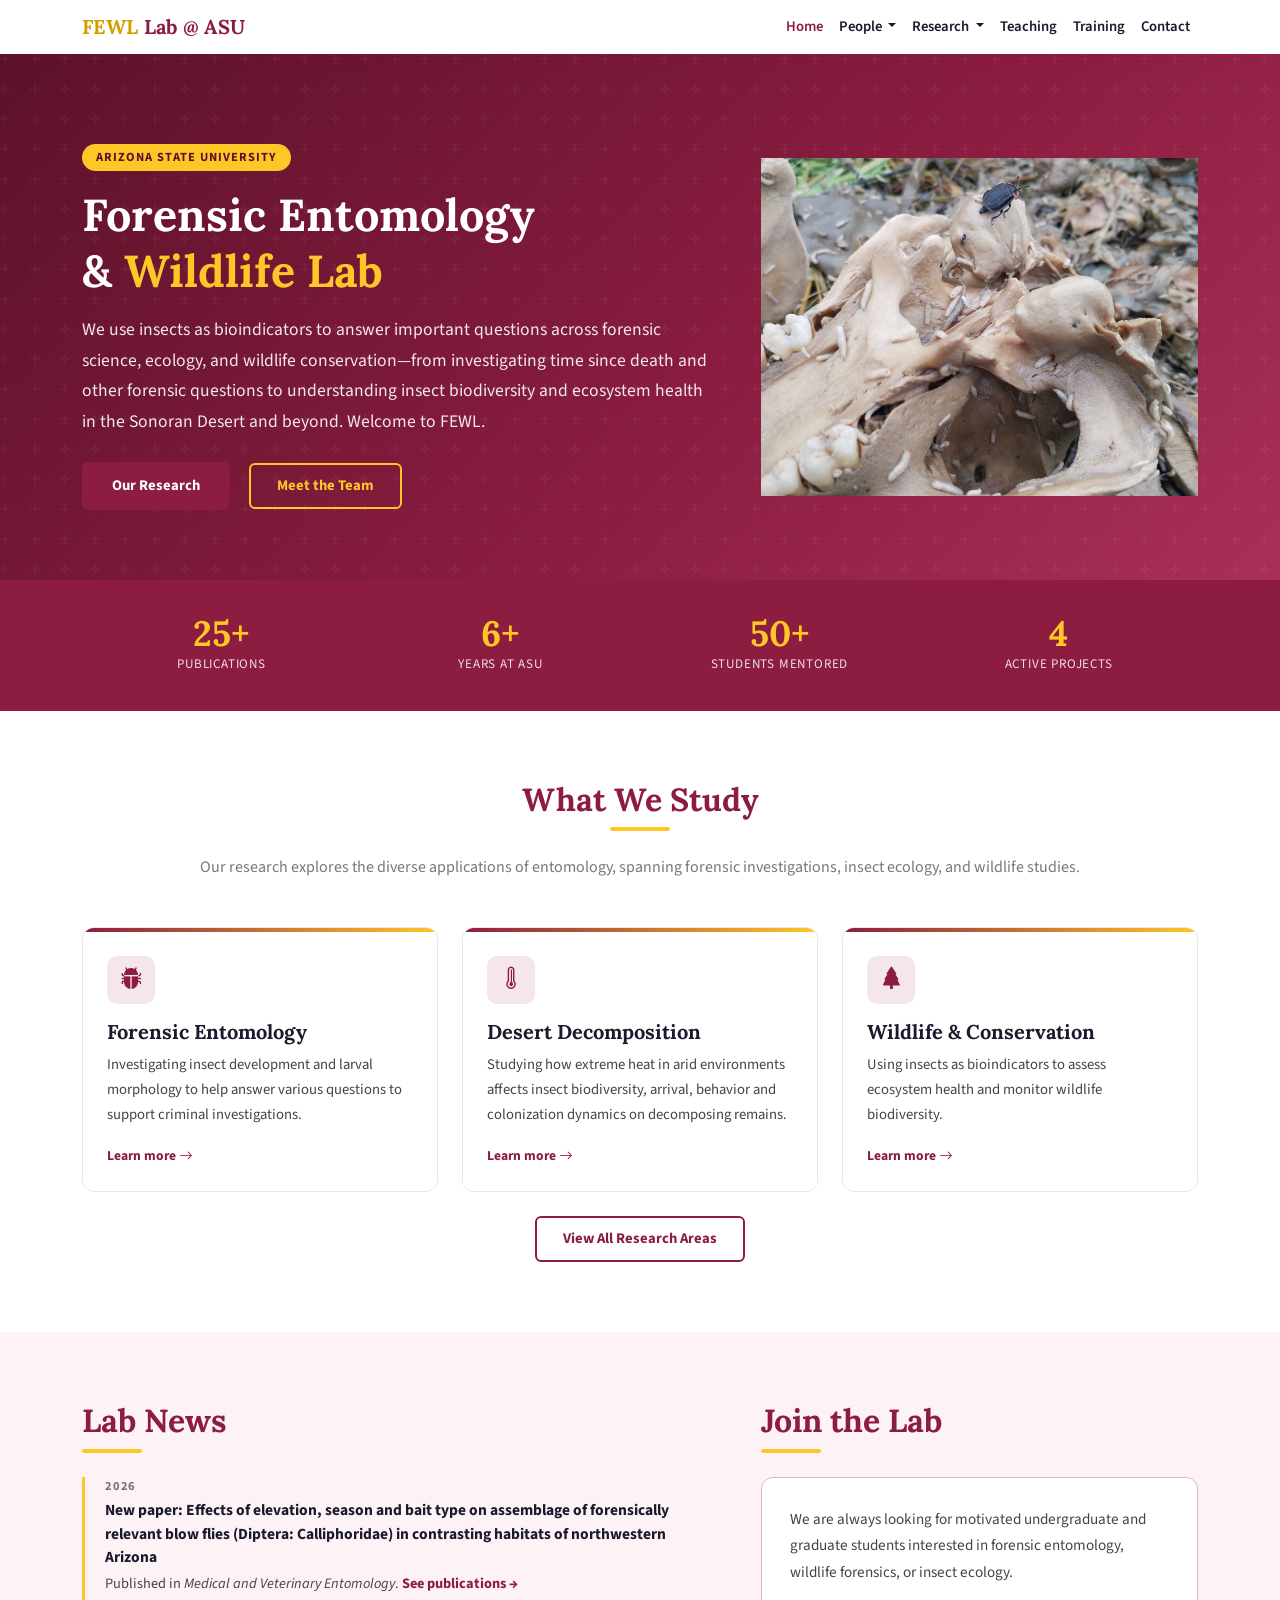
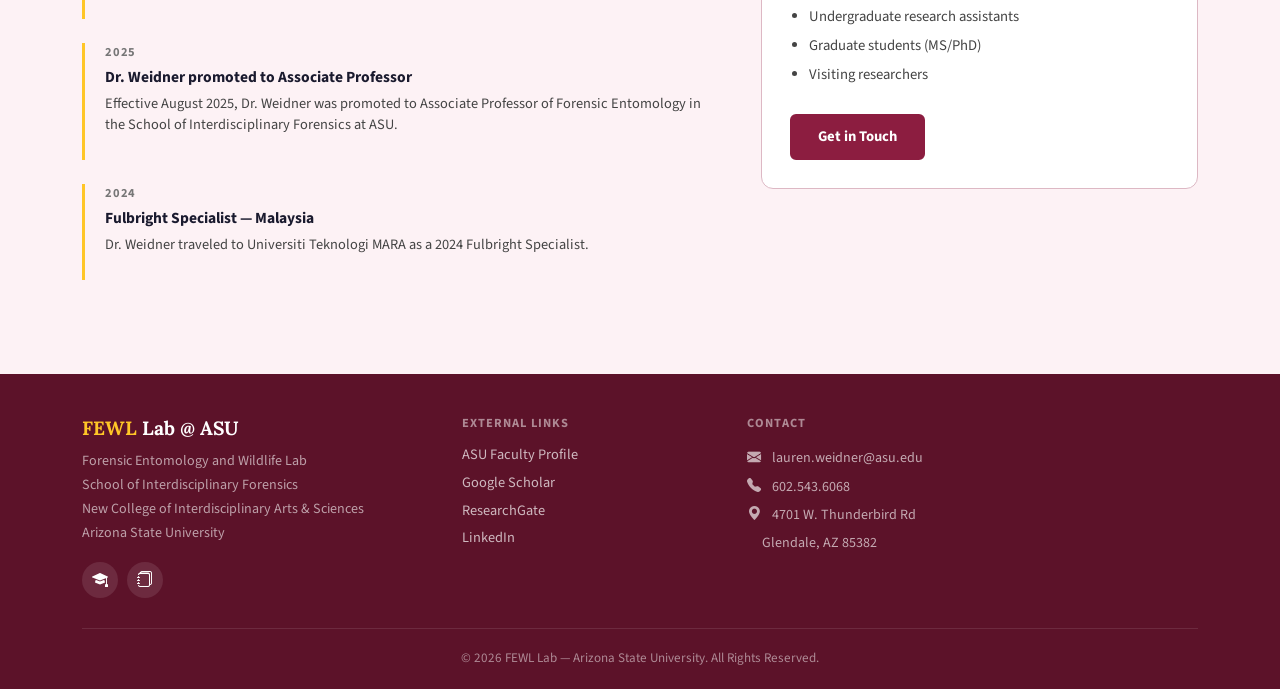
<file: index.html>
<!DOCTYPE html>
<html lang="en">
<head>
  <meta charset="utf-8">
  <meta name="viewport" content="width=device-width, initial-scale=1.0">
  <!--
  ================================================================
  FEWL Lab — Forensic Entomology and Wildlife Lab
  Dr. Lauren M. Weidner, Arizona State University
  Website: weidnerlab.github.io
  ================================================================
  TO EDIT THE PAGE TITLE:  Change the text inside <title> below.
  TO EDIT META DESCRIPTION: Change the content= in the meta tag.
  ================================================================
  -->
  <title>FEWL Lab | Forensic Entomology & Wildlife Lab @ ASU</title>
  <meta name="description" content="The Forensic Entomology and Wildlife Lab (FEWL) at Arizona State University, led by Dr. Lauren M. Weidner. Research in forensic entomology, blow fly ecology, and wildlife forensics.">

  <!-- Favicon: replace assets/img/favicon.png with your own icon file -->
  <link rel="icon" href="assets/img/favicon.png" type="image/png">

  <!-- Google Fonts -->
  <link href="https://fonts.googleapis.com/css2?family=Lora:wght@400;600;700&family=Source+Sans+3:wght@300;400;600;700&display=swap" rel="stylesheet">

  <!-- Bootstrap 5 CSS — loaded from CDN -->
  <link href="https://cdn.jsdelivr.net/npm/bootstrap@5.3.2/dist/css/bootstrap.min.css" rel="stylesheet">

  <!-- Bootstrap Icons — loaded from CDN -->
  <link href="https://cdn.jsdelivr.net/npm/bootstrap-icons@1.11.3/font/bootstrap-icons.css" rel="stylesheet">

  <!-- Site stylesheet -->
  <link href="assets/css/style.css" rel="stylesheet">
</head>
<body>

  <!-- ============================================================
       NAVBAR
       TO EDIT: Change page links or lab name below.
       Active page: add class="active" to the matching nav-link.
       ============================================================ -->
 <nav class="navbar navbar-expand-lg" id="navbar">
  <div class="container">
    <a class="navbar-brand" href="index.html"><span>FEWL</span> Lab @ ASU</a>
    <button class="navbar-toggler" type="button" data-bs-toggle="collapse" data-bs-target="#navMenu">
      <span class="navbar-toggler-icon"></span>
    </button>
    <div class="collapse navbar-collapse" id="navMenu">
      <ul class="navbar-nav ms-auto">

        <li class="nav-item"><a class="nav-link active" href="index.html">Home</a></li>

        <!-- People dropdown: About, Team, Alumni -->
        <li class="nav-item dropdown">
          <a class="nav-link dropdown-toggle" href="#" role="button" data-bs-toggle="dropdown">
            People
          </a>
          <ul class="dropdown-menu">
            <li><a class="dropdown-item" href="aboutme.html">About Dr. Weidner</a></li>
            <li><a class="dropdown-item" href="team.html">Research Team</a></li>
            <li><a class="dropdown-item" href="team.html#alumni">Alumni</a></li>
          </ul>
        </li>

        <!-- Research dropdown: Research areas, Publications -->
        <li class="nav-item dropdown">
          <a class="nav-link dropdown-toggle" href="#" role="button" data-bs-toggle="dropdown">
            Research
          </a>
          <ul class="dropdown-menu">
            <li><a class="dropdown-item" href="research.html">Research Areas</a></li>
            <li><a class="dropdown-item" href="publications.html">Publications</a></li>
          </ul>
        </li>

        <li class="nav-item"><a class="nav-link" href="teaching.html">Teaching</a></li>
        <li class="nav-item"><a class="nav-link" href="training.html">Training</a></li>
        <li class="nav-item"><a class="nav-link" href="contact.html">Contact</a></li>

      </ul>
    </div>
  </div>
</nav>

  <!-- END NAVBAR -->

  <!-- ============================================================
       HERO SECTION
       TO EDIT: Change the headline, tagline, and button links.
       ============================================================ -->
  <section class="hero-section">
    <div class="container position-relative">
      <div class="row align-items-center g-5">
        <div class="col-lg-7">
          <span class="hero-badge">Arizona State University</span>
          <h1>Forensic Entomology<br>&amp; <span class="gold">Wildlife Lab</span></h1>
          <p class="mt-3 mb-4">
            We use insects as bioindicators to answer important questions across forensic science, ecology, and wildlife conservation—from investigating time since 
            death and other forensic questions to understanding insect biodiversity and ecosystem health in the Sonoran Desert and beyond. Welcome to FEWL.
          </p>
          <a href="research.html" class="btn-maroon me-3" style="display:inline-block; padding:11px 28px; border-radius:6px; font-weight:700; color:#fff; background:var(--maroon-main); border:2px solid var(--maroon-main); text-decoration:none;">Our Research</a>
          <a href="team.html" class="btn-outline-gold" style="display:inline-block;">Meet the Team</a>
        </div>
        <div class="col-lg-5 text-center">
          <!--
          HERO IMAGE: Replace the src below with your own lab photo.
          Recommended size: 600×450px.
          Example: <img src="assets/img/lab/hero-photo.jpg" ...>
          -->
          <div style="background:rgba(255,255,255,0.08); color:rgba(255,255,255,0.5);">
                   <img src="assets/img/lab/skull.jpeg" alt="Weidner Lab research">
          </div>
        </div>
      </div>
    </div>
  </section>
  <!-- END HERO -->

  <!-- ============================================================
       STATS BAR
       TO EDIT: Update numbers as your lab grows.
       ============================================================ -->
  <div class="stats-bar">
    <div class="container">
      <div class="row justify-content-center text-center g-0">
        <div class="col-6 col-md-3">
          <div class="stat-item">
            <div class="stat-number">25+</div>
            <!-- TO EDIT: Change the number above and label below -->
            <div class="stat-label">Publications</div>
          </div>
        </div>
        <div class="col-6 col-md-3">
          <div class="stat-item">
            <div class="stat-number">6+</div>
            <div class="stat-label">Years at ASU</div>
          </div>
        </div>
        <div class="col-6 col-md-3">
          <div class="stat-item">
            <div class="stat-number">50+</div>
            <div class="stat-label">Students Mentored</div>
          </div>
        </div>
        <div class="col-6 col-md-3">
          <div class="stat-item">
            <div class="stat-number">4</div>
            <div class="stat-label">Active Projects</div>
          </div>
        </div>
      </div>
    </div>
  </div>
  <!-- END STATS BAR -->

  <!-- ============================================================
       RESEARCH HIGHLIGHTS
       TO EDIT: Update the three cards with your current focus areas.
       Each card has an icon, title, and description.
       ============================================================ -->
  <section>
    <div class="container">
      <div class="text-center mb-5">
        <h2 class="section-title">What We Study</h2>
        <div class="section-divider mx-auto"></div>
        <p class="section-subtitle">Our research explores the diverse applications of entomology, spanning forensic investigations, insect ecology, and wildlife studies.</p>
      </div>
      <div class="row g-4">

        <!-- Research Card 1 — edit icon, title, and text -->
          <div class="col-md-4">
          <div class="fewl-card">
            <div class="card-accent"></div>
            <div class="card-body">
              <div class="card-icon"><i class="bi bi-bug-fill"></i></div>
              <h5 style="font-family:'Lora',serif; font-weight:700;">Forensic Entomology</h5>
              <p style="font-size:0.92rem; color:var(--text-mid); line-height:1.7;">
                Investigating insect development and larval morphology to help answer various questions
               to support criminal investigations.
              </p>
              <a href="research.html#forensic" style="font-size:0.85rem; font-weight:700; color:var(--maroon-main);">Learn more <i class="bi bi-arrow-right"></i></a>
            </div>
          </div>
        </div>
    
        <!-- Research Card 2 -->
        <div class="col-md-4">
          <div class="fewl-card">
            <div class="card-accent"></div>
            <div class="card-body">
              <div class="card-icon"><i class="bi bi-thermometer-high"></i></div>
              <h5 style="font-family:'Lora',serif; font-weight:700;">Desert Decomposition</h5>
              <p style="font-size:0.92rem; color:var(--text-mid); line-height:1.7;">
                Studying how extreme heat in arid environments affects insect biodiversity, arrival, behavior and colonization
                dynamics on decomposing remains.
              </p>
              <a href="research.html#arid" style="font-size:0.85rem; font-weight:700; color:var(--maroon-main);">Learn more <i class="bi bi-arrow-right"></i></a>
            </div>
          </div>
        </div>

        <!-- Research Card 3 -->
     <div class="col-md-4">
          <div class="fewl-card">
            <div class="card-accent"></div>
            <div class="card-body">
              <div class="card-icon"><i class="bi bi-tree-fill"></i></div>
              <h5 style="font-family:'Lora',serif; font-weight:700;">Wildlife & Conservation</h5>
              <p style="font-size:0.92rem; color:var(--text-mid); line-height:1.7;">
                Using insects as bioindicators to assess ecosystem health and monitor wildlife
                biodiversity.
              </p>
              <a href="research.html#wildlife" style="font-size:0.85rem; font-weight:700; color:var(--maroon-main);">Learn more <i class="bi bi-arrow-right"></i></a>
            </div>
          </div>
        </div>
        
      <div class="text-center mt-4">
        <a href="research.html" class="btn-outline-maroon" style="display:inline-block;">View All Research Areas</a>
      </div>
    </div>
  </section>
  <!-- END RESEARCH HIGHLIGHTS -->

  <!-- ============================================================
       RECENT NEWS / HIGHLIGHTS
       TO EDIT: Add or remove news items. Each item is a <div class="news-item">.
       Add newest items at the top.
       ============================================================ -->
  <section class="section-pale">
    <div class="container">
      <div class="row g-5 align-items-start">
        <div class="col-lg-7">
          <h2 class="section-title">Lab News</h2>
          <div class="section-divider"></div>

          <!-- News item — copy this block to add more entries -->
           <div style="border-left:3px solid var(--gold-main); padding:0 0 1.5rem 1.25rem; margin-bottom:1.5rem;">
            <div style="font-size:0.78rem; font-weight:700; text-transform:uppercase; letter-spacing:0.8px; color:var(--text-light); margin-bottom:4px;">2026</div>
            <div style="font-weight:700; font-size:0.97rem; margin-bottom:4px;">New paper: Effects of elevation, season and bait type on assemblage of forensically relevant blow flies (Diptera: Calliphoridae) in contrasting habitats of northwestern Arizona</div>
            <div style="font-size:0.9rem; color:var(--text-mid);">Published in <em>Medical and Veterinary Entomology</em>. <a href="publications.html" style="color:var(--maroon-main); font-weight:700;">See publications →</a></div>
          </div>
          
          <div style="border-left:3px solid var(--gold-main); padding:0 0 1.5rem 1.25rem; margin-bottom:1.5rem;">
            <div style="font-size:0.78rem; font-weight:700; text-transform:uppercase; letter-spacing:0.8px; color:var(--text-light); margin-bottom:4px;">2025</div>
            <div style="font-weight:700; font-size:0.97rem; margin-bottom:4px;">Dr. Weidner promoted to Associate Professor</div>
            <div style="font-size:0.9rem; color:var(--text-mid);">Effective August 2025, Dr. Weidner was promoted to Associate Professor of Forensic Entomology in the School of Interdisciplinary Forensics at ASU.</div>
          </div>

          <div style="border-left:3px solid var(--gold-main); padding:0 0 1.5rem 1.25rem; margin-bottom:1.5rem;">
            <div style="font-size:0.78rem; font-weight:700; text-transform:uppercase; letter-spacing:0.8px; color:var(--text-light); margin-bottom:4px;">2024</div>
            <div style="font-weight:700; font-size:0.97rem; margin-bottom:4px;">Fulbright Specialist — Malaysia</div>
            <div style="font-size:0.9rem; color:var(--text-mid);">Dr. Weidner traveled to Universiti Teknologi MARA as a 2024 Fulbright Specialist.</div>
          </div>


          <!-- ADD MORE NEWS ITEMS HERE — copy the block above -->

        </div>

        <div class="col-lg-5">
          <h2 class="section-title">Join the Lab</h2>
          <div class="section-divider"></div>
          <div style="background:var(--white); border:1px solid var(--maroon-border); border-radius:12px; padding:1.75rem;">
            <p style="font-size:0.95rem; line-height:1.75; color:var(--text-mid);">
              We are always looking for motivated undergraduate and graduate students interested in
              forensic entomology, wildlife forensics, or insect ecology.
            </p>
            <ul style="font-size:0.92rem; color:var(--text-mid); line-height:2; padding-left:1.2rem;">
              <li>Undergraduate research assistants</li>
              <li>Graduate students (MS/PhD)</li>
              <li>Visiting researchers</li>
            </ul>
            <a href="contact.html" class="btn-maroon" style="display:inline-block; margin-top:0.5rem;">Get in Touch</a>
          </div>
        </div>

      </div>
    </div>
  </section>
  <!-- END NEWS -->

  <!-- ============================================================
       FOOTER
       TO EDIT: Update social media links and email address.
       All pages share the same footer — edit it in each .html file
       or consider using a JavaScript include for consistency.
       ============================================================ -->
  <footer id="footer">
    <div class="container">
      <div class="row g-4">

        <div class="col-lg-4">
          <div class="footer-logo mb-2"><span>FEWL</span> Lab @ ASU</div>
          <p style="font-size:0.88rem; opacity:0.75; line-height:1.7;">
            Forensic Entomology and Wildlife Lab<br>
            School of Interdisciplinary Forensics<br>
            New College of Interdisciplinary Arts & Sciences<br>
            Arizona State University
          </p>
          <!-- SOCIAL LINKS — replace # with your actual profile URLs -->
          <div class="social-icons mt-2">
            <a href="#" title="Google Scholar" target="_blank" rel="noopener"><i class="bi bi-mortarboard-fill"></i></a>
            <a href="#" title="ResearchGate" target="_blank" rel="noopener"><i class="bi bi-journals"></i></a>
            <!-- Add more social icons as needed -->
          </div>
        </div>

        <div class="col-lg-3 footer-links">
          <div style="font-size:0.78rem; font-weight:700; letter-spacing:1px; text-transform:uppercase; color:rgba(255,255,255,0.5); margin-bottom:12px;">External Links</div>
          <!-- Update these URLs with the correct profile links -->
          <a href="https://search.asu.edu/profile/3334658" target="_blank" rel="noopener">ASU Faculty Profile</a>
          <a href="https://scholar.google.com/citations?user=yDFA4XUAAAAJ&hl=en" target="_blank" rel="noopener">Google Scholar</a>
          <a href="https://www.researchgate.net/profile/Lauren-Weidner-3" target="_blank" rel="noopener">ResearchGate</a>
          <a href="https://www.linkedin.com/in/lauren-weidner-ph-d-d-abfe-8a8250bb/" target="_blank" rel="noopener">LinkedIn</a>
        </div>

        <div class="col-lg-3">
          <div style="font-size:0.78rem; font-weight:700; letter-spacing:1px; text-transform:uppercase; color:rgba(255,255,255,0.5); margin-bottom:12px;">Contact</div>
          <div style="font-size:0.88rem; opacity:0.8; line-height:2;">
            <i class="bi bi-envelope-fill me-2"></i>
            <!-- TO EDIT: Replace with correct email address -->
            <a href="mailto:lauren.weidner@asu.edu" style="color:rgba(255,255,255,0.8);">lauren.weidner@asu.edu</a><br>
            <i class="bi bi-telephone-fill me-2"></i> 602.543.6068<br>
            <i class="bi bi-geo-alt-fill me-2"></i> 4701 W. Thunderbird Rd<br>
            &nbsp;&nbsp;&nbsp;&nbsp;&nbsp;Glendale, AZ 85382
          </div>
        </div>

      </div>
      <div class="footer-bottom text-center">
        &copy; <script>document.write(new Date().getFullYear())</script> FEWL Lab &mdash; Arizona State University. All Rights Reserved.
      </div>
    </div>
  </footer>
  <!-- END FOOTER -->

  <!-- Bootstrap JS -->
  <script src="https://cdn.jsdelivr.net/npm/bootstrap@5.3.2/dist/js/bootstrap.bundle.min.js"></script>
</body>
</html>
</file>
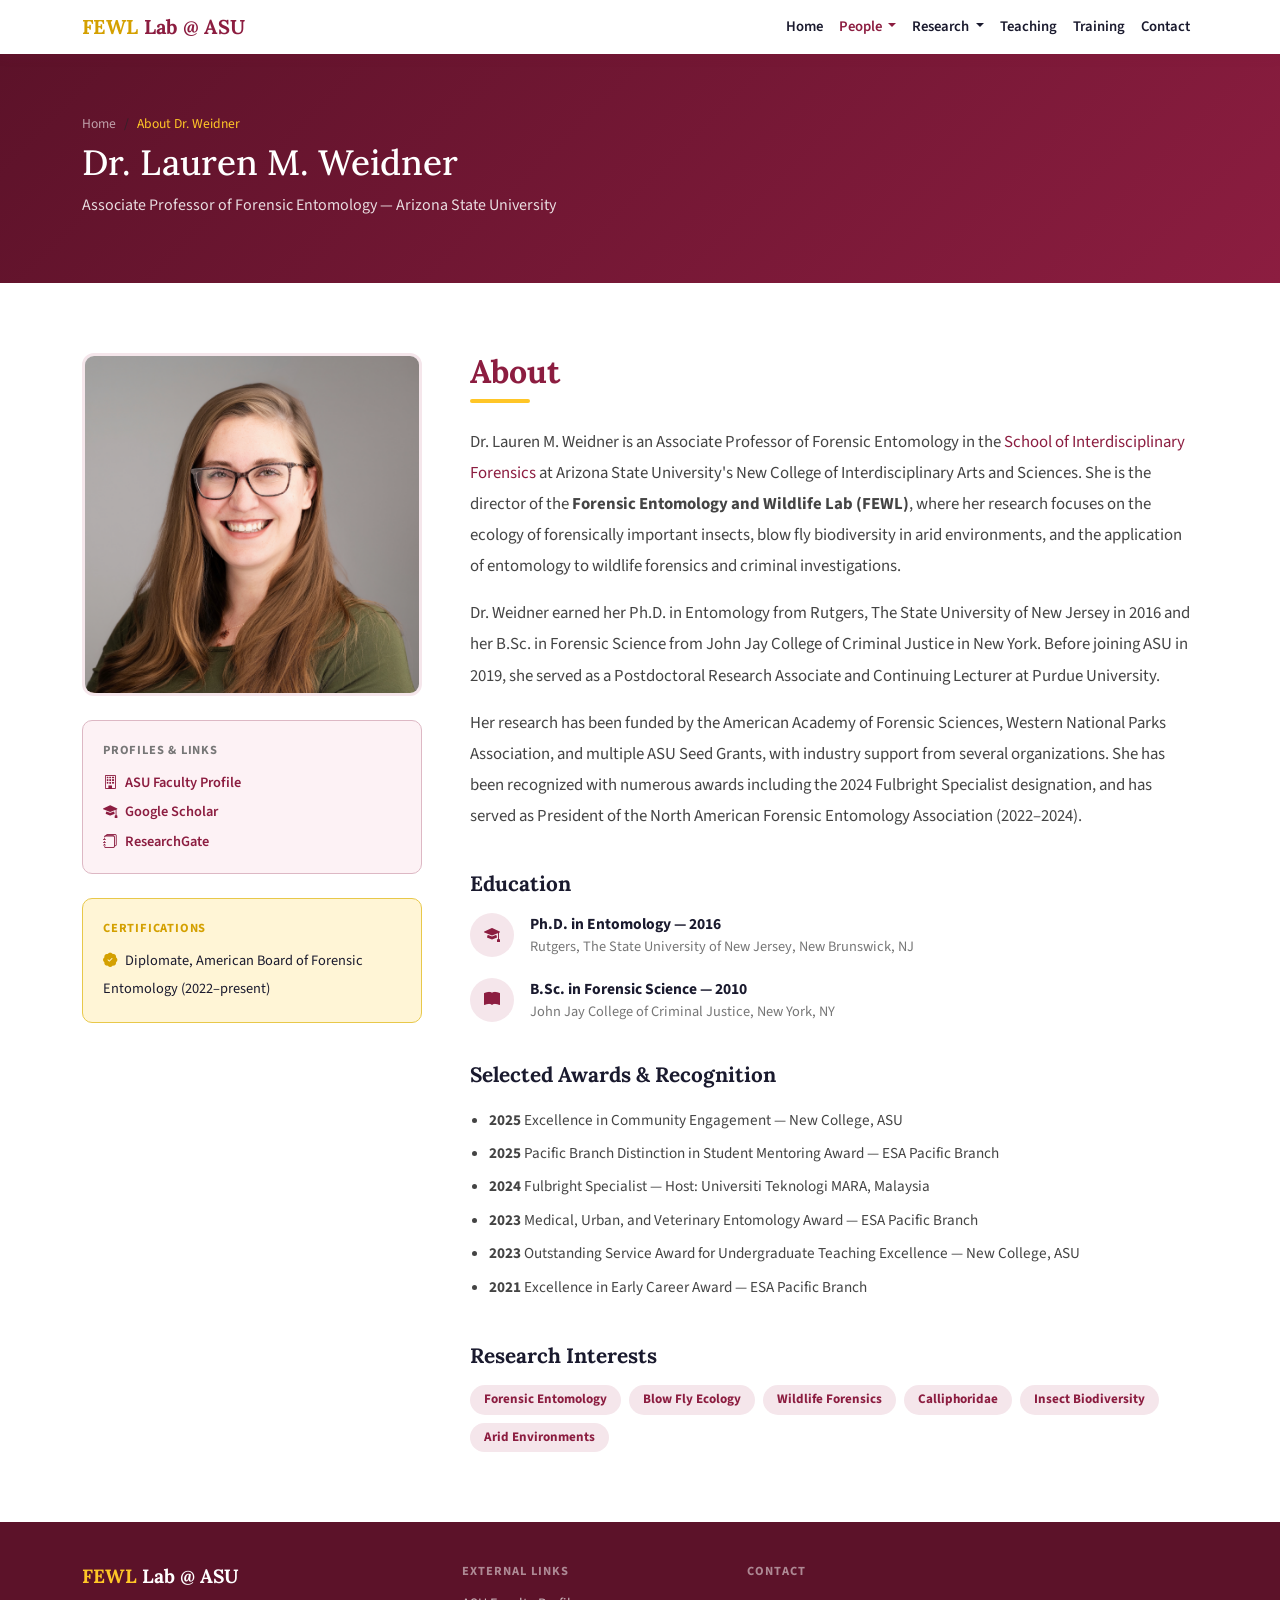
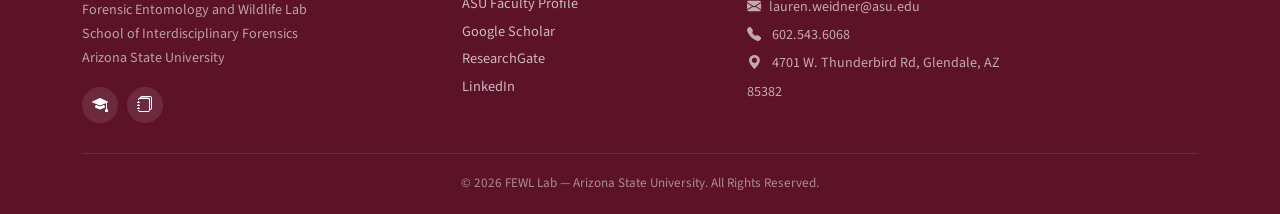
<file: aboutme.html>
<!DOCTYPE html>
<html lang="en">
<head>
  <meta charset="utf-8">
  <meta name="viewport" content="width=device-width, initial-scale=1.0">
  <!--
  ================================================================
  About Dr. Weidner — aboutme.html
  ================================================================
  TO EDIT: Update bio text, photo, CV link, and profile links below.
  Photo path: assets/img/team/weidner-headshot.jpg
  CV path:    assets/weidner-cv.pdf
  ================================================================
  -->
  <title>About Dr. Weidner | FEWL Lab @ ASU</title>
  <meta name="description" content="Learn about Dr. Lauren M. Weidner, Associate Professor of Forensic Entomology at Arizona State University and director of the FEWL Lab.">
  <link rel="icon" href="assets/img/favicon.png" type="image/png">
  <link href="https://fonts.googleapis.com/css2?family=Lora:wght@400;600;700&family=Source+Sans+3:wght@300;400;600;700&display=swap" rel="stylesheet">
  <link href="https://cdn.jsdelivr.net/npm/bootstrap@5.3.2/dist/css/bootstrap.min.css" rel="stylesheet">
  <link href="https://cdn.jsdelivr.net/npm/bootstrap-icons@1.11.3/font/bootstrap-icons.css" rel="stylesheet">
  <link href="assets/css/style.css" rel="stylesheet">
</head>
<body>

  <!-- NAVBAR — same on every page; update active link -->
  <nav class="navbar navbar-expand-lg" id="navbar">
  <div class="container">
    <a class="navbar-brand" href="index.html"><span>FEWL</span> Lab @ ASU</a>
    <button class="navbar-toggler" type="button" data-bs-toggle="collapse" data-bs-target="#navMenu">
      <span class="navbar-toggler-icon"></span>
    </button>
    <div class="collapse navbar-collapse" id="navMenu">
      <ul class="navbar-nav ms-auto">

        <li class="nav-item"><a class="nav-link" href="index.html">Home</a></li>

        <!-- People dropdown: About, Team, Alumni -->
        <li class="nav-item dropdown">
          <a class="nav-link dropdown-toggle active" href="#" role="button" data-bs-toggle="dropdown">
            People
          </a>
          <ul class="dropdown-menu">
            <li><a class="dropdown-item" href="aboutme.html">About Dr. Weidner</a></li>
            <li><a class="dropdown-item" href="team.html">Research Team</a></li>
            <li><a class="dropdown-item" href="team.html#alumni">Alumni</a></li>
          </ul>
        </li>

        <!-- Research dropdown: Research areas, Publications -->
        <li class="nav-item dropdown">
          <a class="nav-link dropdown-toggle" href="#" role="button" data-bs-toggle="dropdown">
            Research
          </a>
          <ul class="dropdown-menu">
            <li><a class="dropdown-item" href="research.html">Research Areas</a></li>
            <li><a class="dropdown-item" href="publications.html">Publications</a></li>
          </ul>
        </li>

        <li class="nav-item"><a class="nav-link" href="teaching.html">Teaching</a></li>
        <li class="nav-item"><a class="nav-link" href="training.html">Training</a></li>
        <li class="nav-item"><a class="nav-link" href="contact.html">Contact</a></li>

      </ul>
    </div>
  </div>
</nav>

  <!-- PAGE HERO -->
  <div class="page-hero">
    <div class="container">
      <nav aria-label="breadcrumb">
        <ol class="breadcrumb mb-2" style="background:none; padding:0;">
          <li class="breadcrumb-item"><a href="index.html" style="color:rgba(255,255,255,0.6);">Home</a></li>
          <li class="breadcrumb-item active" style="color:var(--gold-main);">About Dr. Weidner</li>
        </ol>
      </nav>
      <h1>Dr. Lauren M. Weidner</h1>
      <p>Associate Professor of Forensic Entomology &mdash; Arizona State University</p>
    </div>
  </div>

  <!-- MAIN CONTENT -->
  <section>
    <div class="container">
      <div class="row g-5">

        <!-- LEFT COLUMN: Photo + quick facts -->
        <div class="col-lg-4">

          <!--
          PROFILE PHOTO
          Replace the placeholder below with your actual photo:
          1. Save photo to: assets/img/team/weidner-headshot.jpg
          2. Delete the placeholder div
          3. Uncomment the <img> tag below

          <img src="assets/img/team/weidner-headshot.jpg"
               alt="Dr. Lauren M. Weidner"
               style="width:100%; border-radius:12px; border:3px solid var(--maroon-light);">
          -->
           <img src="assets/img/team/headshot-new.png"
               alt="Dr. Lauren M. Weidner"
               style="width:100%; border-radius:12px; border:3px solid var(--maroon-light);">

          <!-- Profile action buttons -->
          <div class="d-grid gap-2 mb-4">
            <!--
            CV DOWNLOAD BUTTON
            1. Save your CV PDF to: assets/weidner-cv.pdf
            2. The link below will then work automatically
            -->
          
          </div>

          <!-- External profiles -->
          <div style="background:var(--maroon-pale); border:1px solid var(--maroon-border); border-radius:10px; padding:1.25rem;">
            <div style="font-size:0.78rem; font-weight:700; text-transform:uppercase; letter-spacing:0.8px; color:var(--text-light); margin-bottom:12px;">Profiles &amp; Links</div>
            <div style="display:flex; flex-direction:column; gap:8px;">
              <a href="https://search.asu.edu/profile/3334658" target="_blank" rel="noopener" style="font-size:0.9rem; font-weight:600; color:var(--maroon-main);"><i class="bi bi-building me-2"></i>ASU Faculty Profile</a>
              <a href="https://scholar.google.com/citations?user=yDFA4XUAAAAJ&hl=en" target="_blank" rel="noopener" style="font-size:0.9rem; font-weight:600; color:var(--maroon-main);"><i class="bi bi-mortarboard-fill me-2"></i>Google Scholar</a>
              <a href="https://www.researchgate.net/profile/Lauren-Weidner-3" target="_blank" rel="noopener" style="font-size:0.9rem; font-weight:600; color:var(--maroon-main);"><i class="bi bi-journals me-2"></i>ResearchGate</a>
            </div>
          </div>

          <!-- Certifications -->
          <div style="margin-top:1.5rem; background:var(--gold-light); border:1px solid #e8c84a; border-radius:10px; padding:1.25rem;">
            <div style="font-size:0.78rem; font-weight:700; text-transform:uppercase; letter-spacing:0.8px; color:var(--gold-dark); margin-bottom:10px;">Certifications</div>
            <div style="font-size:0.9rem; line-height:1.9; color:var(--text-dark);">
              <i class="bi bi-patch-check-fill me-2" style="color:var(--gold-dark);"></i>Diplomate, American Board of Forensic Entomology (2022–present)<br>
            </div>
          </div>

        </div>
        <!-- END LEFT COLUMN -->

        <!-- RIGHT COLUMN: Bio and background -->
        <div class="col-lg-8">

          <!--
          BIO TEXT — edit paragraphs below to update Dr. Weidner's biography.
          -->
          <h2 class="section-title">About</h2>
          <div class="section-divider"></div>

          <p style="font-size:1.05rem; line-height:1.85; color:var(--text-mid);">
            Dr. Lauren M. Weidner is an Associate Professor of Forensic Entomology in the
            <a href="https://forensics.asu.edu/" target="_blank" rel="noopener">School of Interdisciplinary Forensics</a>
            at Arizona State University's New College of Interdisciplinary Arts and Sciences.
            She is the director of the <strong>Forensic Entomology and Wildlife Lab (FEWL)</strong>,
            where her research focuses on the ecology of forensically important insects, blow fly
            biodiversity in arid environments, and the application of entomology to wildlife
            forensics and criminal investigations.
          </p>

          <p style="font-size:1.05rem; line-height:1.85; color:var(--text-mid);">
            Dr. Weidner earned her Ph.D. in Entomology from Rutgers, The State University of New
            Jersey in 2016 and her B.Sc. in Forensic Science from John
            Jay College of Criminal Justice in New York. Before joining ASU in 2019, she served
            as a Postdoctoral Research Associate and Continuing Lecturer at Purdue University.
          </p>

          <p style="font-size:1.05rem; line-height:1.85; color:var(--text-mid);">
            Her research has been funded by the American Academy of Forensic Sciences, Western
            National Parks Association, and multiple ASU Seed Grants, with industry support from
            several organizations. She has been recognized with numerous awards including the
            2024 Fulbright Specialist designation, and has served as President of the North
            American Forensic Entomology Association (2022–2024).
          </p>

          <!-- Education Timeline -->
          <h3 style="font-family:'Lora',serif; font-size:1.3rem; font-weight:700; margin-top:2.5rem; margin-bottom:1rem;">Education</h3>

          <!-- Education item — copy to add more -->
          <div style="display:flex; gap:16px; margin-bottom:1.25rem; align-items:flex-start;">
            <div style="width:44px; height:44px; background:var(--maroon-light); border-radius:50%; display:flex; align-items:center; justify-content:center; flex-shrink:0;">
              <i class="bi bi-mortarboard-fill" style="color:var(--maroon-main);"></i>
            </div>
            <div>
              <div style="font-weight:700; font-size:0.97rem;">Ph.D. in Entomology &mdash; 2016</div>
              <div style="font-size:0.9rem; color:var(--text-light);">Rutgers, The State University of New Jersey, New Brunswick, NJ</div>
            </div>
          </div>

          <div style="display:flex; gap:16px; margin-bottom:1.25rem; align-items:flex-start;">
            <div style="width:44px; height:44px; background:var(--maroon-light); border-radius:50%; display:flex; align-items:center; justify-content:center; flex-shrink:0;">
              <i class="bi bi-book-fill" style="color:var(--maroon-main);"></i>
            </div>
            <div>
              <div style="font-weight:700; font-size:0.97rem;">B.Sc. in Forensic Science &mdash; 2010</div>
              <div style="font-size:0.9rem; color:var(--text-light);">John Jay College of Criminal Justice, New York, NY</div>
            </div>
          </div>

          <!-- Selected Awards -->
          <h3 style="font-family:'Lora',serif; font-size:1.3rem; font-weight:700; margin-top:2.5rem; margin-bottom:1rem;">Selected Awards &amp; Recognition</h3>
          <ul style="font-size:0.95rem; line-height:2.2; color:var(--text-mid); padding-left:1.2rem;">
            <li><strong>2025</strong> Excellence in Community Engagement — New College, ASU</li>
            <li><strong>2025</strong> Pacific Branch Distinction in Student Mentoring Award — ESA Pacific Branch</li>
            <li><strong>2024</strong> Fulbright Specialist — Host: Universiti Teknologi MARA, Malaysia</li>
            <li><strong>2023</strong> Medical, Urban, and Veterinary Entomology Award — ESA Pacific Branch</li>
            <li><strong>2023</strong> Outstanding Service Award for Undergraduate Teaching Excellence — New College, ASU</li>
            <li><strong>2021</strong> Excellence in Early Career Award — ESA Pacific Branch</li>
            <!--
            TO EDIT: Add more awards here as <li> elements.
            Format: <li><strong>YEAR</strong> Award name — Organization</li>
            -->
          </ul>

          <!-- Research Interests summary -->
          <h3 style="font-family:'Lora',serif; font-size:1.3rem; font-weight:700; margin-top:2.5rem; margin-bottom:1rem;">Research Interests</h3>
          <div class="row g-2">
            <!-- TO EDIT: Add or remove interest tags as needed -->
            <div class="col-auto"><span style="background:var(--maroon-light); color:var(--maroon-main); font-size:0.82rem; font-weight:700; padding:5px 14px; border-radius:20px; display:inline-block;">Forensic Entomology</span></div>
            <div class="col-auto"><span style="background:var(--maroon-light); color:var(--maroon-main); font-size:0.82rem; font-weight:700; padding:5px 14px; border-radius:20px; display:inline-block;">Blow Fly Ecology</span></div>
            <div class="col-auto"><span style="background:var(--maroon-light); color:var(--maroon-main); font-size:0.82rem; font-weight:700; padding:5px 14px; border-radius:20px; display:inline-block;">Wildlife Forensics</span></div>
            <div class="col-auto"><span style="background:var(--maroon-light); color:var(--maroon-main); font-size:0.82rem; font-weight:700; padding:5px 14px; border-radius:20px; display:inline-block;">Calliphoridae</span></div>
            <div class="col-auto"><span style="background:var(--maroon-light); color:var(--maroon-main); font-size:0.82rem; font-weight:700; padding:5px 14px; border-radius:20px; display:inline-block;">Insect Biodiversity</span></div>
            <div class="col-auto"><span style="background:var(--maroon-light); color:var(--maroon-main); font-size:0.82rem; font-weight:700; padding:5px 14px; border-radius:20px; display:inline-block;">Arid Environments</span></div>
          </div>

        </div>
        <!-- END RIGHT COLUMN -->

      </div>
    </div>
  </section>

  <!-- FOOTER — same on every page -->
  <footer id="footer">
    <div class="container">
      <div class="row g-4">
        <div class="col-lg-4">
          <div class="footer-logo mb-2"><span>FEWL</span> Lab @ ASU</div>
          <p style="font-size:0.88rem; opacity:0.75; line-height:1.7;">Forensic Entomology and Wildlife Lab<br>School of Interdisciplinary Forensics<br>Arizona State University</p>
          <div class="social-icons mt-2">
            <a href="https://scholar.google.com/citations?user=yDFA4XUAAAAJ&hl=en" title="Google Scholar" target="_blank" rel="noopener"><i class="bi bi-mortarboard-fill"></i></a>
            <a href="https://www.researchgate.net/profile/Lauren-Weidner-3" title="ResearchGate" target="_blank" rel="noopener"><i class="bi bi-journals"></i></a>
          </div>
        </div>
        
        <div class="col-lg-3 footer-links">
          <div style="font-size:0.78rem; font-weight:700; letter-spacing:1px; text-transform:uppercase; color:rgba(255,255,255,0.5); margin-bottom:12px;">External Links</div>
          <a href="https://search.asu.edu/profile/3334658" target="_blank" rel="noopener">ASU Faculty Profile</a>
          <a href="https://scholar.google.com/citations?user=yDFA4XUAAAAJ&hl=en" target="_blank" rel="noopener">Google Scholar</a>
          <a href="https://www.researchgate.net/profile/Lauren-Weidner-3" target="_blank" rel="noopener">ResearchGate</a>
            <a href="https://www.linkedin.com/in/lauren-weidner-ph-d-d-abfe-8a8250bb/" target="_blank" rel="noopener">LinkedIn</a>
        </div>
        <div class="col-lg-3">
          <div style="font-size:0.78rem; font-weight:700; letter-spacing:1px; text-transform:uppercase; color:rgba(255,255,255,0.5); margin-bottom:12px;">Contact</div>
          <div style="font-size:0.88rem; opacity:0.8; line-height:2;">
            <i class="bi bi-envelope-fill me-2"></i><a href="mailto:lauren.weidner@asu.edu" style="color:rgba(255,255,255,0.8);">lauren.weidner@asu.edu</a><br>
            <i class="bi bi-telephone-fill me-2"></i> 602.543.6068<br>
            <i class="bi bi-geo-alt-fill me-2"></i> 4701 W. Thunderbird Rd, Glendale, AZ 85382
          </div>
        </div>
      </div>
      <div class="footer-bottom text-center">
        &copy; <script>document.write(new Date().getFullYear())</script> FEWL Lab &mdash; Arizona State University. All Rights Reserved.
      </div>
    </div>
  </footer>

  <script src="https://cdn.jsdelivr.net/npm/bootstrap@5.3.2/dist/js/bootstrap.bundle.min.js"></script>
</body>
</html>
</file>
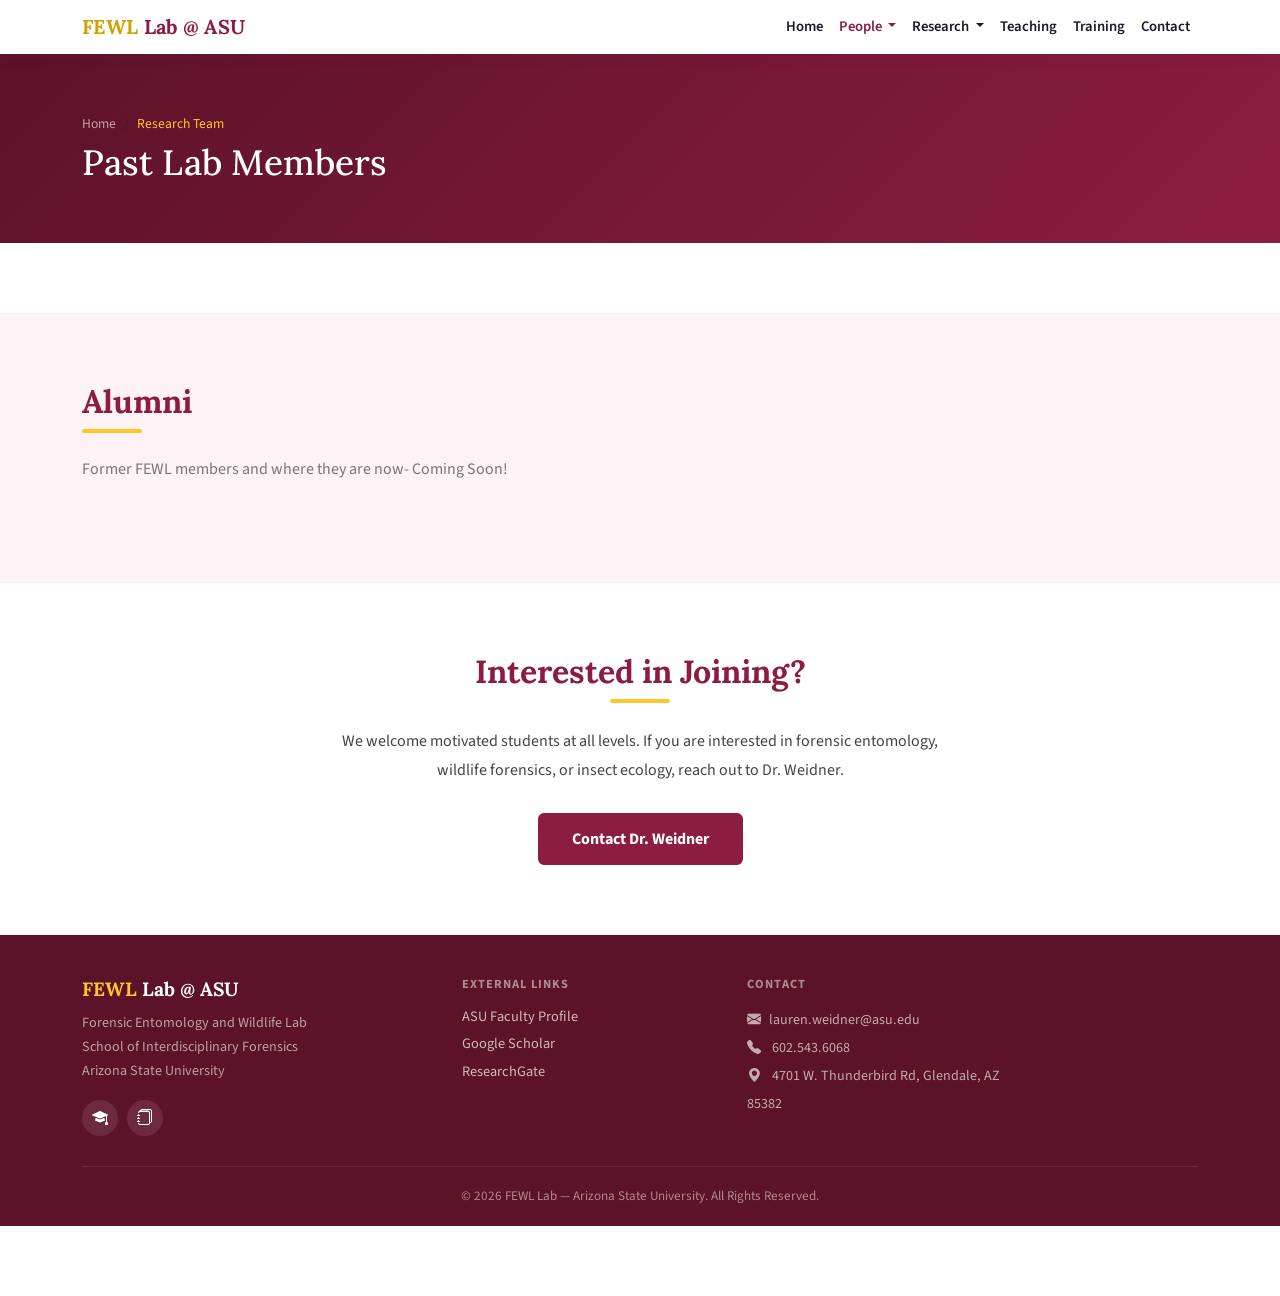
<file: alumni.html>
<!DOCTYPE html>
<html lang="en">
<head>
  <meta charset="utf-8">
  <meta name="viewport" content="width=device-width, initial-scale=1.0">
  <!--
  ================================================================
  Research Team — team.html
  ================================================================
  HOW TO ADD A NEW TEAM MEMBER:
  1. Save their photo to: assets/img/team/firstname-lastname.jpg
     (Recommended: 400×400px square, cropped to face/shoulders)
  2. Copy one of the <div class="col-md-4 col-lg-3"> blocks below
  3. Update: name, role, badge type, project description, photo src
  4. Move members to the Alumni section when they leave

  HOW TO ADD A PHOTO:
  - Replace the placeholder <div class="team-photo-wrap"> block
  - Use: <div class="team-photo-wrap">
           <img src="assets/img/team/firstname-lastname.jpg" alt="Name">
         </div>
  ================================================================
  -->
  <title>Research Team | FEWL Lab @ ASU</title>
  <link rel="icon" href="assets/img/favicon.png" type="image/png">
  <link href="https://fonts.googleapis.com/css2?family=Lora:wght@400;600;700&family=Source+Sans+3:wght@300;400;600;700&display=swap" rel="stylesheet">
  <link href="https://cdn.jsdelivr.net/npm/bootstrap@5.3.2/dist/css/bootstrap.min.css" rel="stylesheet">
  <link href="https://cdn.jsdelivr.net/npm/bootstrap-icons@1.11.3/font/bootstrap-icons.css" rel="stylesheet">
  <link href="assets/css/style.css" rel="stylesheet">
</head>
<body>

  <!-- NAVBAR -->
  <nav class="navbar navbar-expand-lg" id="navbar">
  <div class="container">
    <a class="navbar-brand" href="index.html"><span>FEWL</span> Lab @ ASU</a>
    <button class="navbar-toggler" type="button" data-bs-toggle="collapse" data-bs-target="#navMenu">
      <span class="navbar-toggler-icon"></span>
    </button>
    <div class="collapse navbar-collapse" id="navMenu">
      <ul class="navbar-nav ms-auto">

        <li class="nav-item"><a class="nav-link" href="index.html">Home</a></li>

        <!-- People dropdown: About, Team, Alumni -->
        <li class="nav-item dropdown">
          <a class="nav-link dropdown-toggle active" href="#" role="button" data-bs-toggle="dropdown">
            People
          </a>
          <ul class="dropdown-menu">
            <li><a class="dropdown-item" href="aboutme.html">About Dr. Weidner</a></li>
            <li><a class="dropdown-item" href="team.html">Research Team</a></li>
            <li><a class="dropdown-item" href="team.html#alumni">Alumni</a></li>
          </ul>
        </li>

        <!-- Research dropdown: Research areas, Publications -->
        <li class="nav-item dropdown">
          <a class="nav-link dropdown-toggle" href="#" role="button" data-bs-toggle="dropdown">
            Research
          </a>
          <ul class="dropdown-menu">
            <li><a class="dropdown-item" href="research.html">Research Areas</a></li>
            <li><a class="dropdown-item" href="publications.html">Publications</a></li>
          </ul>
        </li>

        <li class="nav-item"><a class="nav-link" href="teaching.html">Teaching</a></li>
        <li class="nav-item"><a class="nav-link" href="training.html">Training</a></li>
        <li class="nav-item"><a class="nav-link" href="contact.html">Contact</a></li>

      </ul>
    </div>
  </div>
</nav>


  <!-- PAGE HERO -->
  <div class="page-hero">
    <div class="container">
      <nav aria-label="breadcrumb">
        <ol class="breadcrumb mb-2" style="background:none; padding:0;">
          <li class="breadcrumb-item"><a href="index.html" style="color:rgba(255,255,255,0.6);">Home</a></li>
          <li class="breadcrumb-item active" style="color:var(--gold-main);">Research Team</li>
        </ol>
      </nav>
      <h1>Past Lab Members</h1>
     
    </div>
  </div>

  <!-- ============================================================
       PRINCIPAL INVESTIGATOR
       ============================================================ -->
  <section>
   
          <!--
          PI PHOTO — Replace placeholder with actual photo:
          <div class="team-photo-wrap" style="width:160px; height:160px; margin:0 auto;">
            <img src="assets/img/team/weidner-headshot.jpg" alt="Dr. Lauren Weidner">
          </div>
          -->
  

  <!-- ============================================================
       ALUMNI
       TO EDIT: Move current members here when they graduate/leave.
       Add year and what they went on to do.
       ============================================================ -->
  <section class="section-pale">
    <div class="container">

      <h2 class="section-title">Alumni</h2>
      <div class="section-divider"></div>
      <p class="section-subtitle">Former FEWL members and where they are now- Coming Soon!</p>


    </div>
  </section>
  <!-- END ALUMNI -->

  <!-- JOIN CTA -->
  <section>
    <div class="container text-center" style="max-width:640px;">
      <h2 class="section-title">Interested in Joining?</h2>
      <div class="section-divider mx-auto"></div>
      <p style="font-size:1rem; color:var(--text-mid); line-height:1.8; margin-bottom:1.75rem;">
        We welcome motivated students at all levels. If you are interested in forensic
        entomology, wildlife forensics, or insect ecology, reach out to Dr. Weidner.
      </p>
      <a href="contact.html" class="btn-maroon" style="display:inline-block; padding:12px 32px; border-radius:6px; font-weight:700; color:#fff; background:var(--maroon-main); text-decoration:none; font-size:1rem;">Contact Dr. Weidner</a>
    </div>
  </section>

  <!-- FOOTER -->
  <footer id="footer">
    <div class="container">
      <div class="row g-4">
        <div class="col-lg-4">
          <div class="footer-logo mb-2"><span>FEWL</span> Lab @ ASU</div>
          <p style="font-size:0.88rem; opacity:0.75; line-height:1.7;">Forensic Entomology and Wildlife Lab<br>School of Interdisciplinary Forensics<br>Arizona State University</p>
          <div class="social-icons mt-2">
            <a href="https://scholar.google.com/citations?user=yDFA4XUAAAAJ&hl=en" title="Google Scholar" target="_blank" rel="noopener"><i class="bi bi-mortarboard-fill"></i></a>
            <a href="https://www.researchgate.net/profile/Lauren-Weidner-3" title="ResearchGate" target="_blank" rel="noopener"><i class="bi bi-journals"></i></a>
          </div>
        </div>

        <div class="col-lg-3 footer-links">
          <div style="font-size:0.78rem; font-weight:700; letter-spacing:1px; text-transform:uppercase; color:rgba(255,255,255,0.5); margin-bottom:12px;">External Links</div>
          <a href="https://search.asu.edu/profile/3334658" target="_blank" rel="noopener">ASU Faculty Profile</a>
          <a href="https://scholar.google.com/citations?user=yDFA4XUAAAAJ&hl=en" target="_blank" rel="noopener">Google Scholar</a>
          <a href="https://www.researchgate.net/profile/Lauren-Weidner-3" target="_blank" rel="noopener">ResearchGate</a>
        </div>
        <div class="col-lg-3">
          <div style="font-size:0.78rem; font-weight:700; letter-spacing:1px; text-transform:uppercase; color:rgba(255,255,255,0.5); margin-bottom:12px;">Contact</div>
          <div style="font-size:0.88rem; opacity:0.8; line-height:2;">
            <i class="bi bi-envelope-fill me-2"></i><a href="mailto:lauren.weidner@asu.edu" style="color:rgba(255,255,255,0.8);">lauren.weidner@asu.edu</a><br>
            <i class="bi bi-telephone-fill me-2"></i> 602.543.6068<br>
            <i class="bi bi-geo-alt-fill me-2"></i> 4701 W. Thunderbird Rd, Glendale, AZ 85382
          </div>
        </div>
      </div>
      <div class="footer-bottom text-center">
        &copy; <script>document.write(new Date().getFullYear())</script> FEWL Lab &mdash; Arizona State University. All Rights Reserved.
      </div>
    </div>
  </footer>

  <script src="https://cdn.jsdelivr.net/npm/bootstrap@5.3.2/dist/js/bootstrap.bundle.min.js"></script>
</body>
</html>
</file>
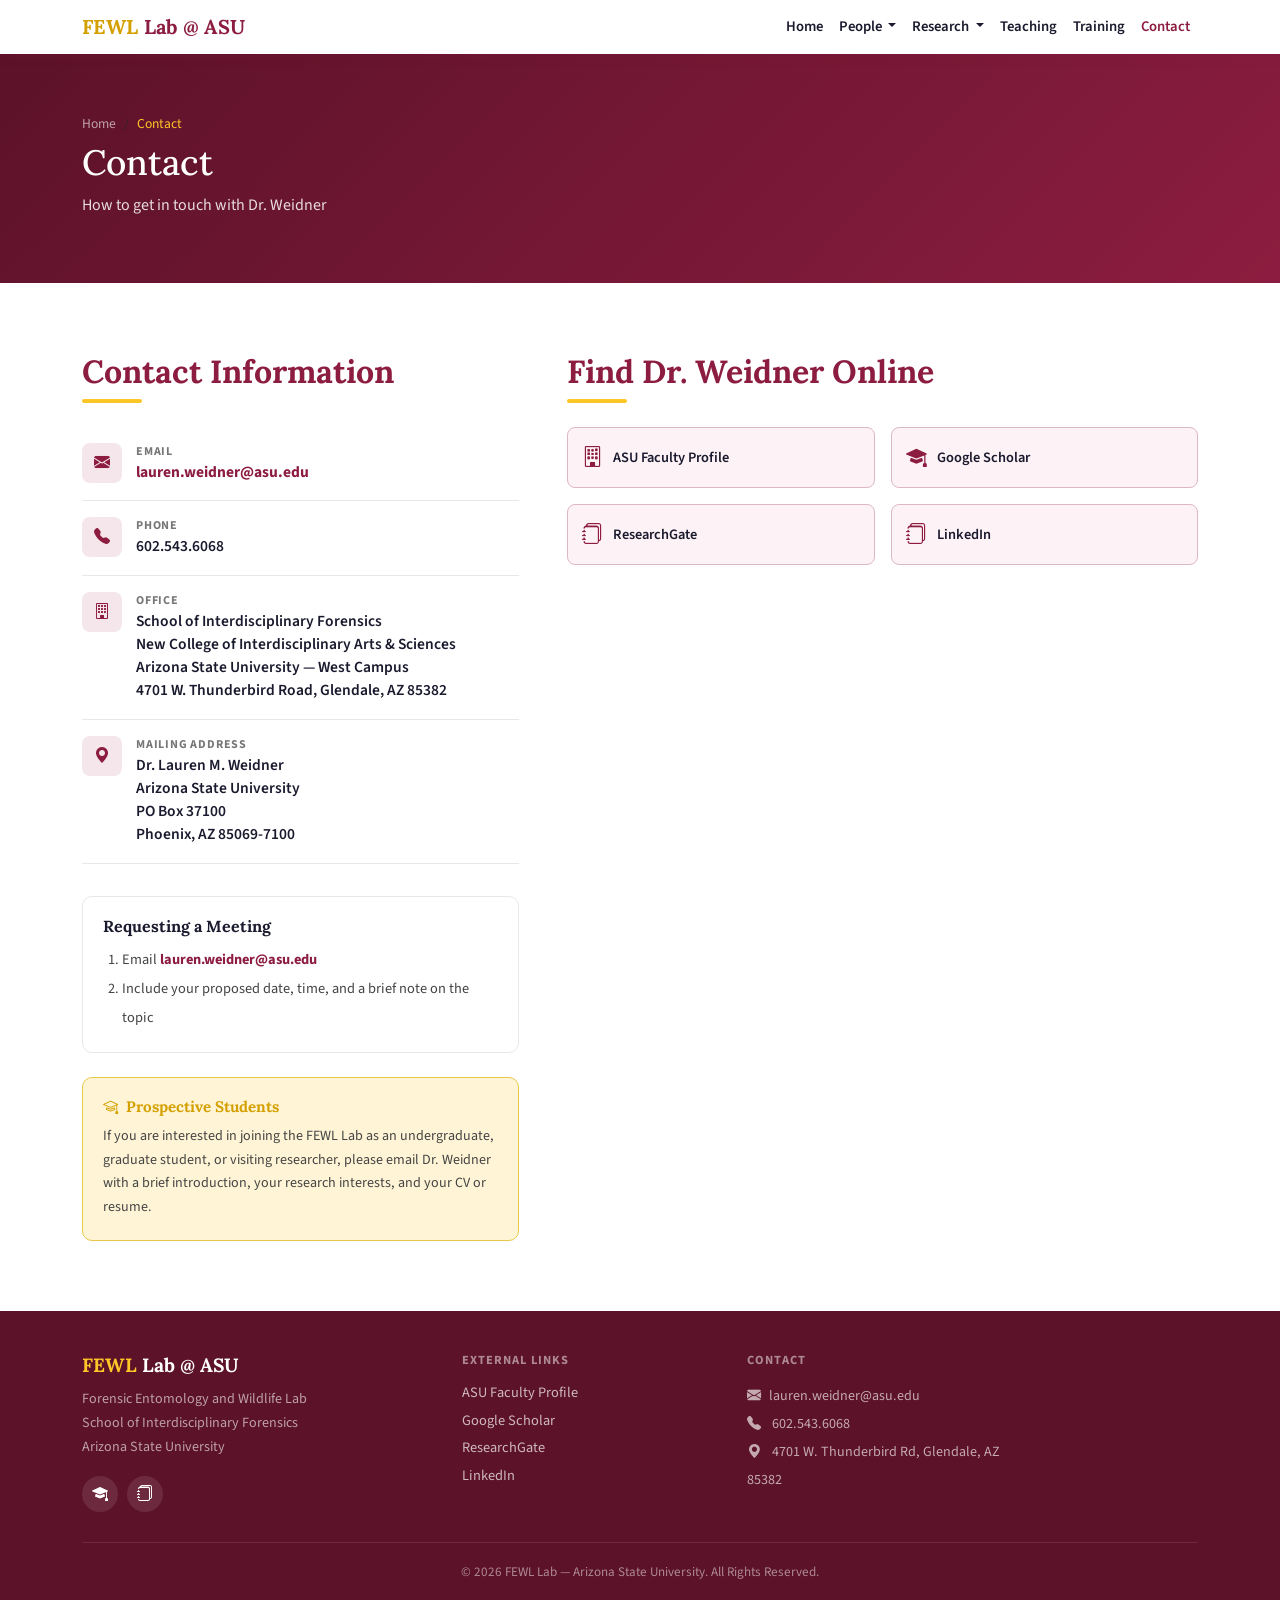
<file: contact.html>
<!DOCTYPE html>
<html lang="en">
<head>
  <meta charset="utf-8">
  <meta name="viewport" content="width=device-width, initial-scale=1.0">
  <!--
  ================================================================
  Contact — contact.html
  ================================================================
  TO EDIT:
  - Update email, phone, office location below
  - Update office hours in the schedule table
  - Replace Google Calendar embed src with your own calendar link:
    Go to Google Calendar → Settings → (your calendar) →
    Integrate Calendar → copy the "Embed code" <iframe> src URL
  ================================================================
  -->
  <title>Contact | FEWL Lab @ ASU</title>
  <link rel="icon" href="assets/img/favicon.png" type="image/png">
  <link href="https://fonts.googleapis.com/css2?family=Lora:wght@400;600;700&family=Source+Sans+3:wght@300;400;600;700&display=swap" rel="stylesheet">
  <link href="https://cdn.jsdelivr.net/npm/bootstrap@5.3.2/dist/css/bootstrap.min.css" rel="stylesheet">
  <link href="https://cdn.jsdelivr.net/npm/bootstrap-icons@1.11.3/font/bootstrap-icons.css" rel="stylesheet">
  <link href="assets/css/style.css" rel="stylesheet">
</head>
<body>

  <!-- NAVBAR -->
<nav class="navbar navbar-expand-lg" id="navbar">
  <div class="container">
    <a class="navbar-brand" href="index.html"><span>FEWL</span> Lab @ ASU</a>
    <button class="navbar-toggler" type="button" data-bs-toggle="collapse" data-bs-target="#navMenu">
      <span class="navbar-toggler-icon"></span>
    </button>
    <div class="collapse navbar-collapse" id="navMenu">
      <ul class="navbar-nav ms-auto">

        <li class="nav-item"><a class="nav-link" href="index.html">Home</a></li>

        <!-- People dropdown: About, Team, Alumni -->
        <li class="nav-item dropdown">
          <a class="nav-link dropdown-toggle" href="#" role="button" data-bs-toggle="dropdown">
            People
          </a>
          <ul class="dropdown-menu">
            <li><a class="dropdown-item" href="aboutme.html">About Dr. Weidner</a></li>
            <li><a class="dropdown-item" href="team.html">Research Team</a></li>
            <li><a class="dropdown-item" href="team.html#alumni">Alumni</a></li>
          </ul>
        </li>

        <!-- Research dropdown: Research areas, Publications -->
        <li class="nav-item dropdown">
          <a class="nav-link dropdown-toggle" href="#" role="button" data-bs-toggle="dropdown">
            Research
          </a>
          <ul class="dropdown-menu">
            <li><a class="dropdown-item" href="research.html">Research Areas</a></li>
            <li><a class="dropdown-item" href="publications.html">Publications</a></li>
          </ul>
        </li>

        <li class="nav-item"><a class="nav-link" href="teaching.html">Teaching</a></li>
        <li class="nav-item"><a class="nav-link" href="training.html">Training</a></li>
        <li class="nav-item"><a class="nav-link active" href="contact.html">Contact</a></li>

      </ul>
    </div>
  </div>
</nav>


  <!-- PAGE HERO -->
  <div class="page-hero">
    <div class="container">
      <nav aria-label="breadcrumb">
        <ol class="breadcrumb mb-2" style="background:none; padding:0;">
          <li class="breadcrumb-item"><a href="index.html" style="color:rgba(255,255,255,0.6);">Home</a></li>
          <li class="breadcrumb-item active" style="color:var(--gold-main);">Contact</li>
        </ol>
      </nav>
      <h1>Contact</h1>
      <p>How to get in touch with Dr. Weidner </p>
    </div>
  </div>

  <section>
    <div class="container">
      <div class="row g-5">

        <!-- LEFT: Contact details -->
        <div class="col-lg-5">

          <h2 class="section-title">Contact Information</h2>
          <div class="section-divider"></div>

          <!-- Email -->
          <div class="contact-info-block">
            <div class="contact-icon"><i class="bi bi-envelope-fill"></i></div>
            <div>
              <div class="contact-label">Email</div>
              <!--
              TO EDIT: Update email address here and in the href
              -->
              <div class="contact-value">
                <a href="mailto:lauren.weidner@asu.edu" style="color:var(--maroon-main); font-weight:700;">lauren.weidner@asu.edu</a>
              </div>
            </div>
          </div>

          <!-- Phone -->
          <div class="contact-info-block">
            <div class="contact-icon"><i class="bi bi-telephone-fill"></i></div>
            <div>
              <div class="contact-label">Phone</div>
              <!-- TO EDIT: Update phone number -->
              <div class="contact-value">602.543.6068</div>
            </div>
          </div>

          <!-- Office -->
          <div class="contact-info-block">
            <div class="contact-icon"><i class="bi bi-building"></i></div>
            <div>
              <div class="contact-label">Office</div>
              <!--
              TO EDIT: Update office building and room number.
              Dr. Weidner's campus is the West campus (Glendale).
              -->
              <div class="contact-value">
                School of Interdisciplinary Forensics<br>
                New College of Interdisciplinary Arts &amp; Sciences<br>
                Arizona State University &mdash; West Campus<br>
                4701 W. Thunderbird Road, Glendale, AZ 85382
                <!-- Add room number: Building XX, Room XXX -->
              </div>
            </div>
          </div>

          <!-- Mailing address -->
          <div class="contact-info-block">
            <div class="contact-icon"><i class="bi bi-geo-alt-fill"></i></div>
            <div>
              <div class="contact-label">Mailing Address</div>
              <div class="contact-value">
                Dr. Lauren M. Weidner<br>
                Arizona State University<br>
                PO Box 37100<br>
                Phoenix, AZ 85069-7100
              </div>
            </div>
          </div>



          <!-- How to request a meeting -->
          <div style="margin-top:2rem; background:var(--white); border:1px solid var(--border-light); border-radius:10px; padding:1.25rem;">
            <h4 style="font-size:1rem; font-weight:700; font-family:'Lora',serif; margin-bottom:10px;">Requesting a Meeting</h4>
            <ol style="font-size:0.9rem; color:var(--text-mid); padding-left:1.2rem; line-height:2; margin:0;">
              <li>Email <a href="mailto:lauren.weidner@asu.edu" style="color:var(--maroon-main); font-weight:700;">lauren.weidner@asu.edu</a></li>
              <li>Include your proposed date, time, and a brief note on the topic</li>
            </ol>
          </div>

          <!-- Prospective students note -->
          <div style="margin-top:1.5rem; background:var(--gold-light); border:1px solid #e8c84a; border-radius:10px; padding:1.25rem;">
            <h4 style="font-size:0.95rem; font-weight:700; color:var(--gold-dark); margin-bottom:8px;"><i class="bi bi-mortarboard me-2"></i>Prospective Students</h4>
            <p style="font-size:0.88rem; color:var(--text-mid); margin:0; line-height:1.7;">
              If you are interested in joining the FEWL Lab as an undergraduate, graduate student, or visiting researcher, please email Dr. Weidner with a brief introduction, your research interests, and your CV or resume.
            </p>
          </div>

        </div>
        <!-- END LEFT -->

        <!-- RIGHT: Profile links -->
        <div class="col-lg-7">
          <h2 class="section-title">Find Dr. Weidner Online</h2>
          <div class="section-divider"></div>

          <div class="row g-3">
            <div class="col-6">
              <a href="https://search.asu.edu/profile/3334658" target="_blank" rel="noopener" style="display:flex; align-items:center; gap:10px; padding:14px; background:var(--maroon-pale); border:1px solid var(--maroon-border); border-radius:8px; text-decoration:none; color:var(--text-dark); font-weight:600; font-size:0.9rem;">
                <i class="bi bi-building" style="color:var(--maroon-main); font-size:1.3rem;"></i> ASU Faculty Profile
              </a>
            </div>
            <div class="col-6">
              <a href="https://scholar.google.com/citations?user=yDFA4XUAAAAJ&hl=en" target="_blank" rel="noopener" style="display:flex; align-items:center; gap:10px; padding:14px; background:var(--maroon-pale); border:1px solid var(--maroon-border); border-radius:8px; text-decoration:none; color:var(--text-dark); font-weight:600; font-size:0.9rem;">
                <i class="bi bi-mortarboard-fill" style="color:var(--maroon-main); font-size:1.3rem;"></i> Google Scholar
              </a>
            </div>
            <div class="col-6">
              <a href="https://www.researchgate.net/profile/Lauren-Weidner-3" target="_blank" rel="noopener" style="display:flex; align-items:center; gap:10px; padding:14px; background:var(--maroon-pale); border:1px solid var(--maroon-border); border-radius:8px; text-decoration:none; color:var(--text-dark); font-weight:600; font-size:0.9rem;">
                <i class="bi bi-journals" style="color:var(--maroon-main); font-size:1.3rem;"></i> ResearchGate
              </a>
            </div>
             <div class="col-6">
              <a href="https://www.linkedin.com/in/lauren-weidner-ph-d-d-abfe-8a8250bb/" target="_blank" rel="noopener" style="display:flex; align-items:center; gap:10px; padding:14px; background:var(--maroon-pale); border:1px solid var(--maroon-border); border-radius:8px; text-decoration:none; color:var(--text-dark); font-weight:600; font-size:0.9rem;">
                <i class="bi bi-journals" style="color:var(--maroon-main); font-size:1.3rem;"></i> LinkedIn
              </a>
            </div>
            <!-- TO EDIT: Add more profile links by copying a col-6 block above -->
          </div>

        </div>
        <!-- END RIGHT -->

      </div>
    </div>
  </section>

  <!-- FOOTER -->
  <footer id="footer">
    <div class="container">
      <div class="row g-4">
        <div class="col-lg-4">
          <div class="footer-logo mb-2"><span>FEWL</span> Lab @ ASU</div>
          <p style="font-size:0.88rem; opacity:0.75; line-height:1.7;">Forensic Entomology and Wildlife Lab<br>School of Interdisciplinary Forensics<br>Arizona State University</p>
          <div class="social-icons mt-2">
            <a href="https://scholar.google.com/citations?user=yDFA4XUAAAAJ&hl=en" title="Google Scholar" target="_blank" rel="noopener"><i class="bi bi-mortarboard-fill"></i></a>
            <a href="https://www.researchgate.net/profile/Lauren-Weidner-3" title="ResearchGate" target="_blank" rel="noopener"><i class="bi bi-journals"></i></a>
          </div>
        </div>
        <div class="col-lg-3 footer-links">
          <div style="font-size:0.78rem; font-weight:700; letter-spacing:1px; text-transform:uppercase; color:rgba(255,255,255,0.5); margin-bottom:12px;">External Links</div>
          <a href="https://search.asu.edu/profile/3334658" target="_blank" rel="noopener">ASU Faculty Profile</a>
          <a href="https://scholar.google.com/citations?user=yDFA4XUAAAAJ&hl=en" target="_blank" rel="noopener">Google Scholar</a>
          <a href="https://www.researchgate.net/profile/Lauren-Weidner-3" target="_blank" rel="noopener">ResearchGate</a>
            <a href="https://www.linkedin.com/in/lauren-weidner-ph-d-d-abfe-8a8250bb/" target="_blank" rel="noopener">LinkedIn</a>
        </div>
        <div class="col-lg-3">
          <div style="font-size:0.78rem; font-weight:700; letter-spacing:1px; text-transform:uppercase; color:rgba(255,255,255,0.5); margin-bottom:12px;">Contact</div>
          <div style="font-size:0.88rem; opacity:0.8; line-height:2;">
            <i class="bi bi-envelope-fill me-2"></i><a href="mailto:lauren.weidner@asu.edu" style="color:rgba(255,255,255,0.8);">lauren.weidner@asu.edu</a><br>
            <i class="bi bi-telephone-fill me-2"></i> 602.543.6068<br>
            <i class="bi bi-geo-alt-fill me-2"></i> 4701 W. Thunderbird Rd, Glendale, AZ 85382
          </div>
        </div>
      </div>
      <div class="footer-bottom text-center">
        &copy; <script>document.write(new Date().getFullYear())</script> FEWL Lab &mdash; Arizona State University. All Rights Reserved.
      </div>
    </div>
  </footer>

  <script src="https://cdn.jsdelivr.net/npm/bootstrap@5.3.2/dist/js/bootstrap.bundle.min.js"></script>
</body>
</html>
</file>
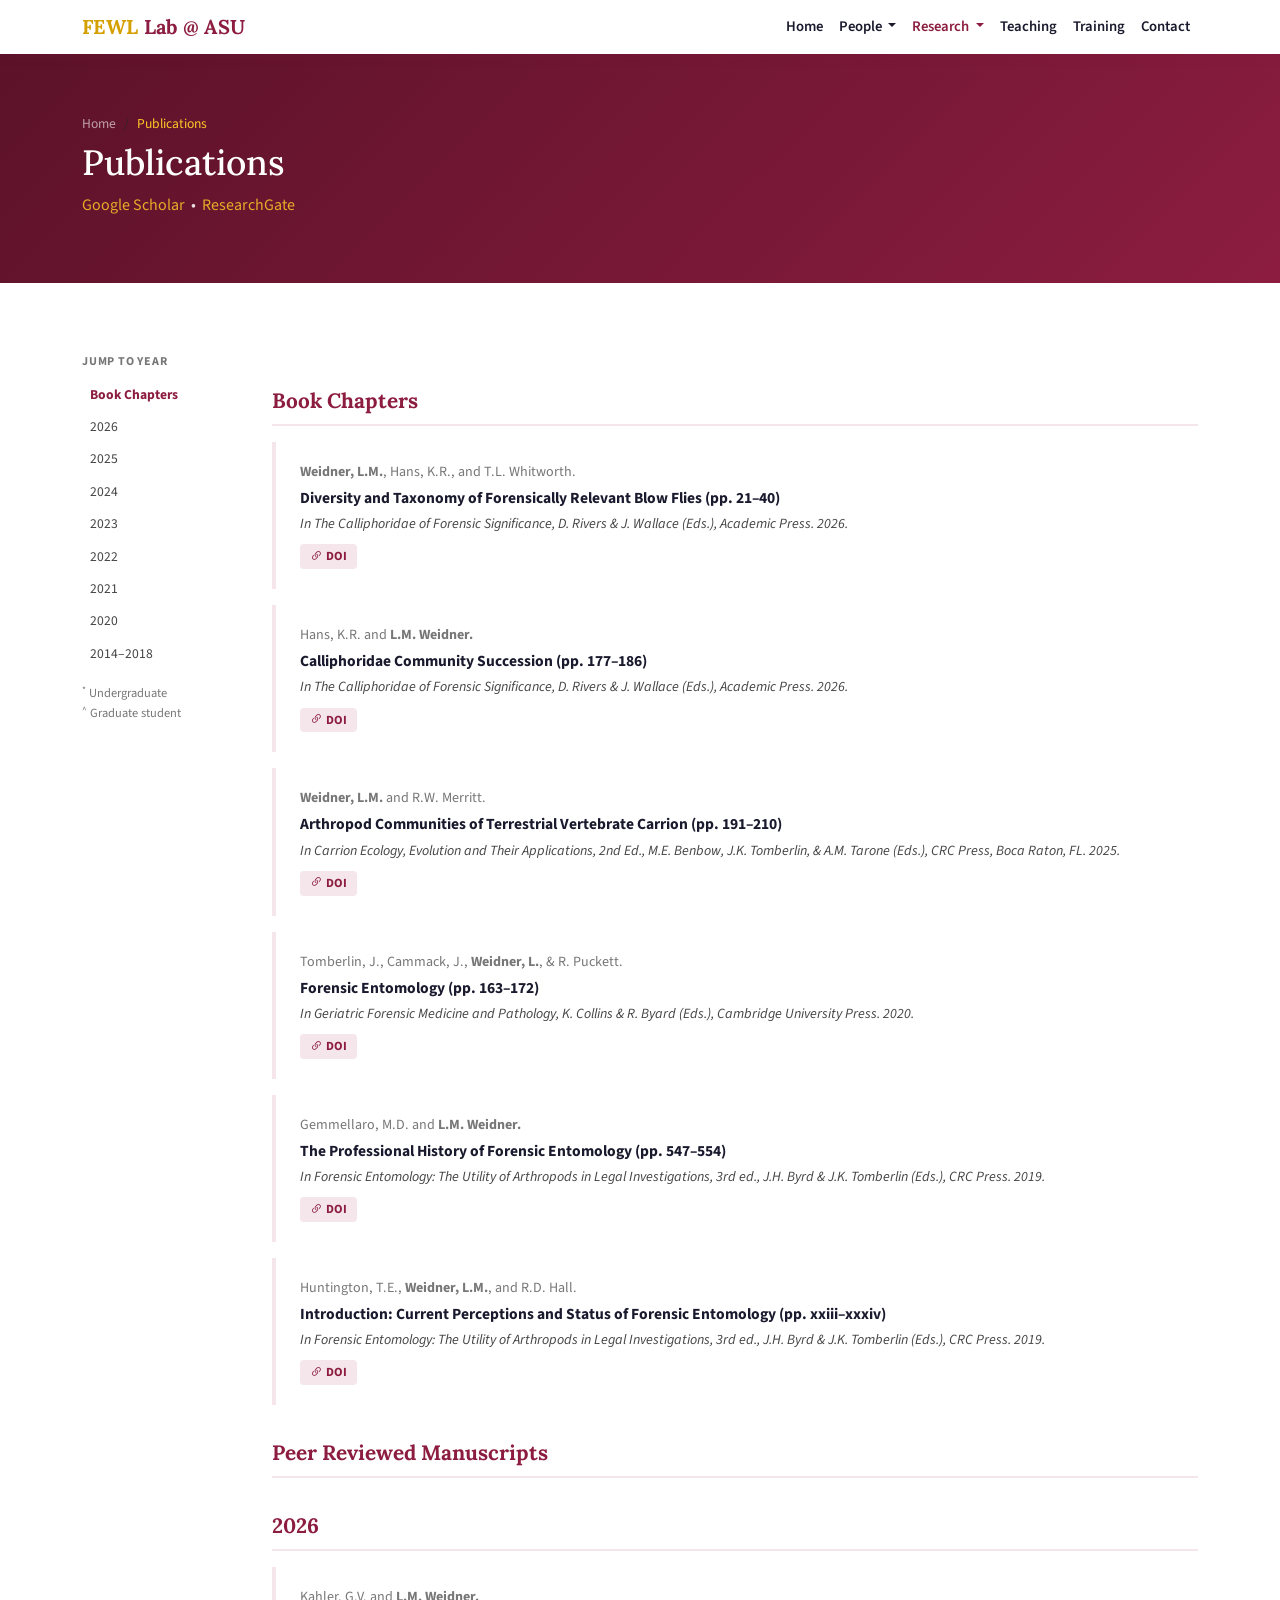
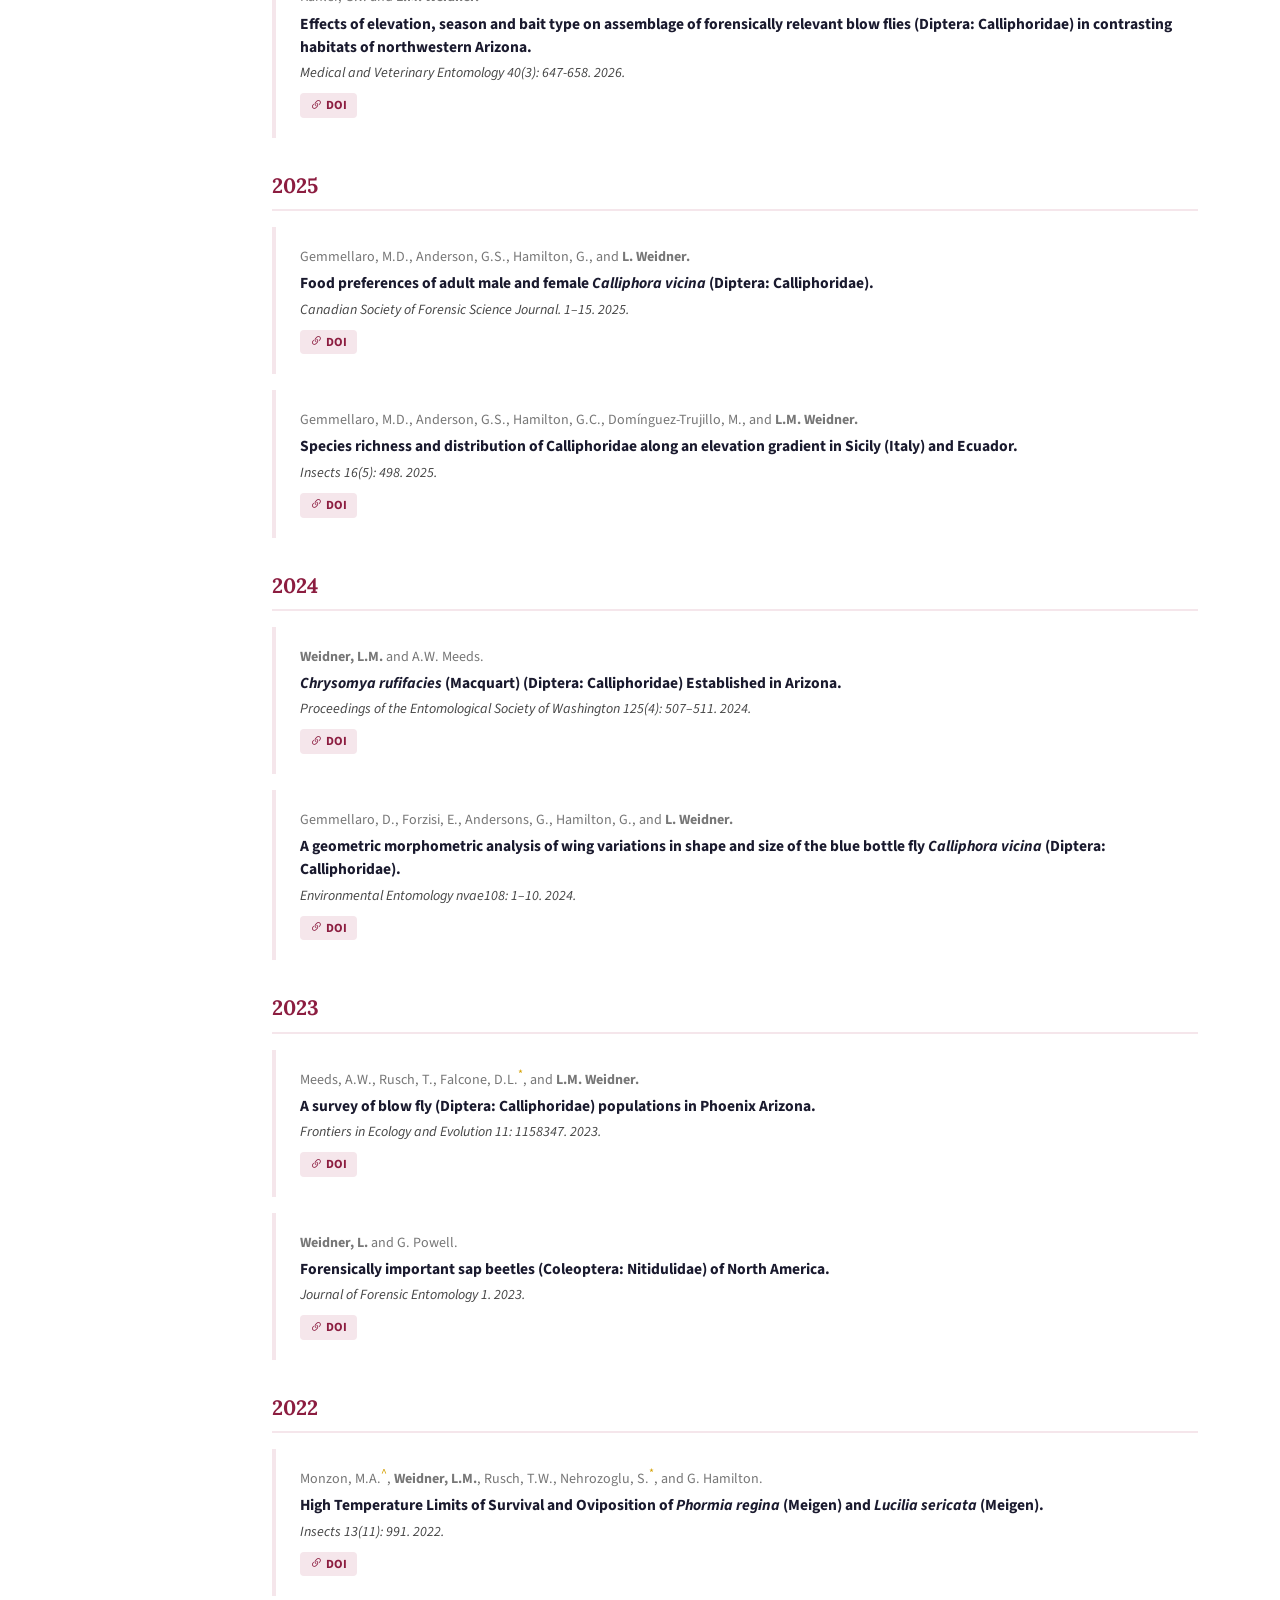
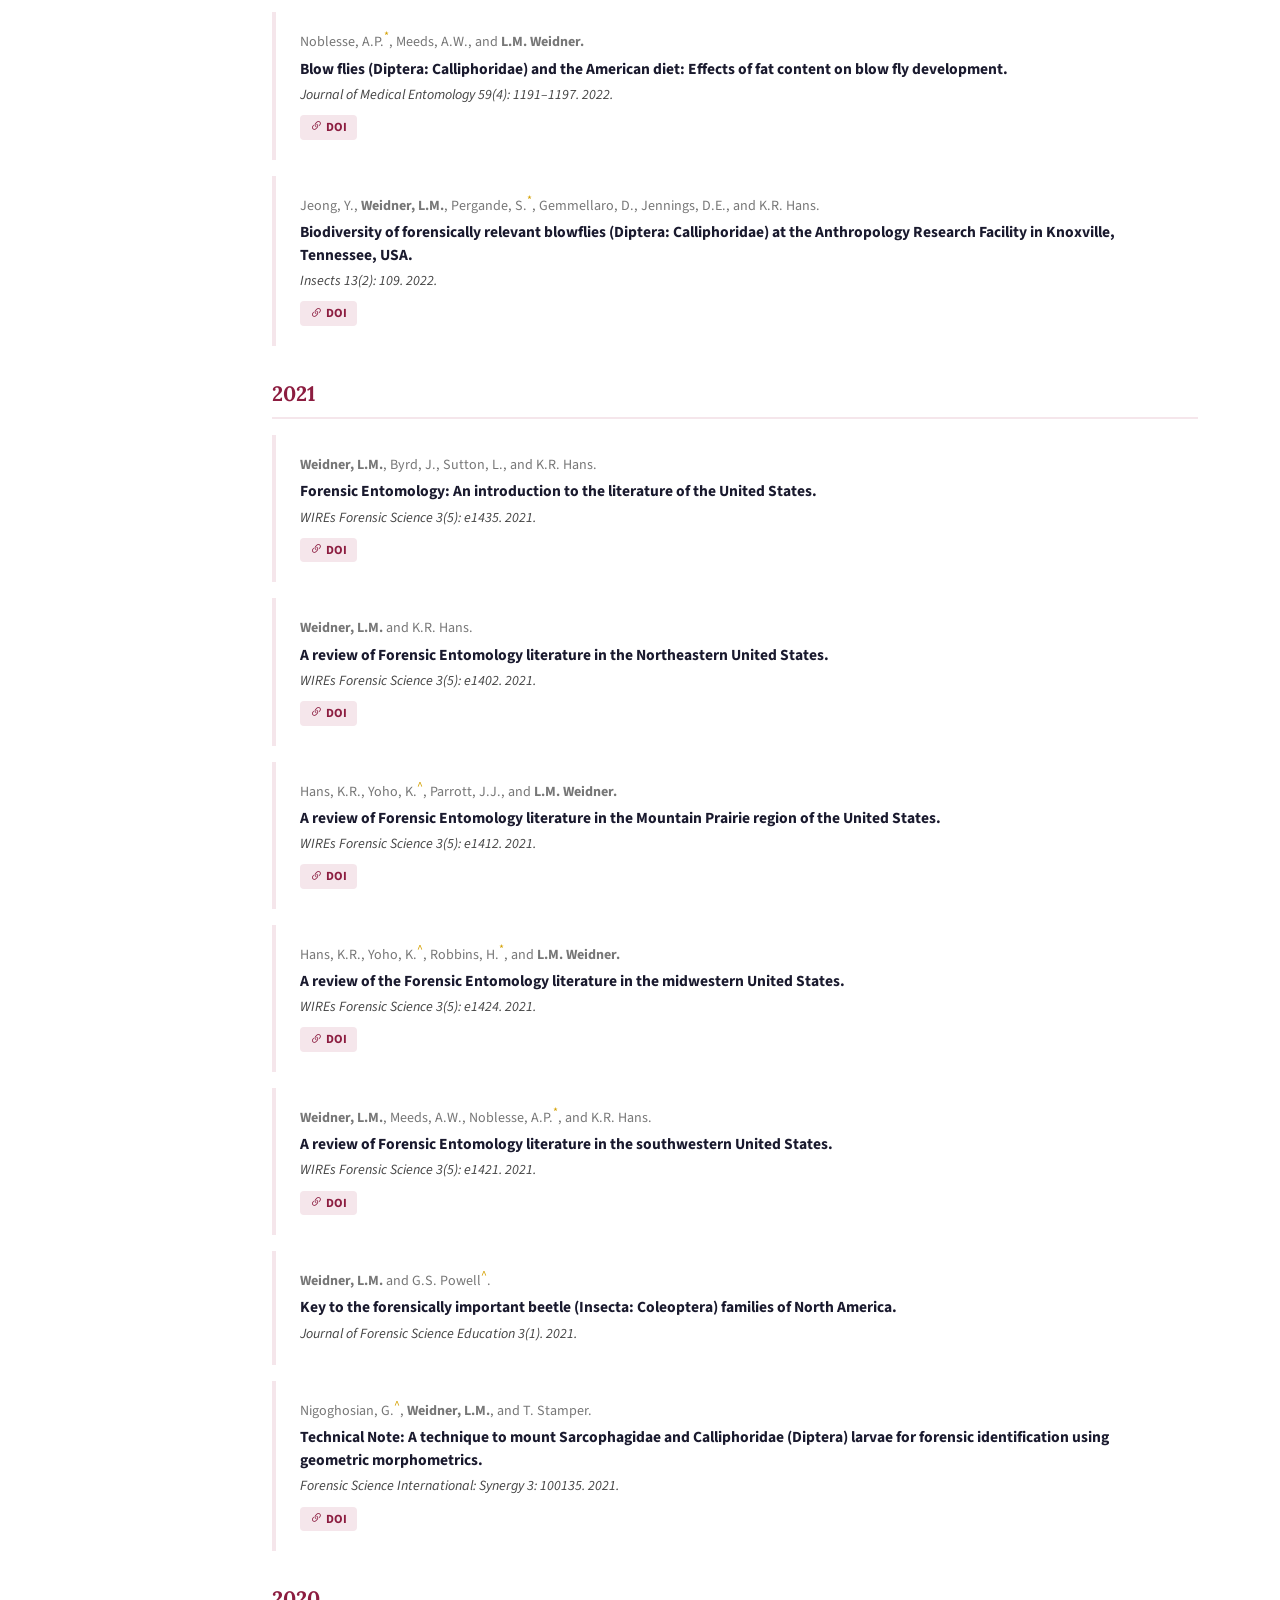
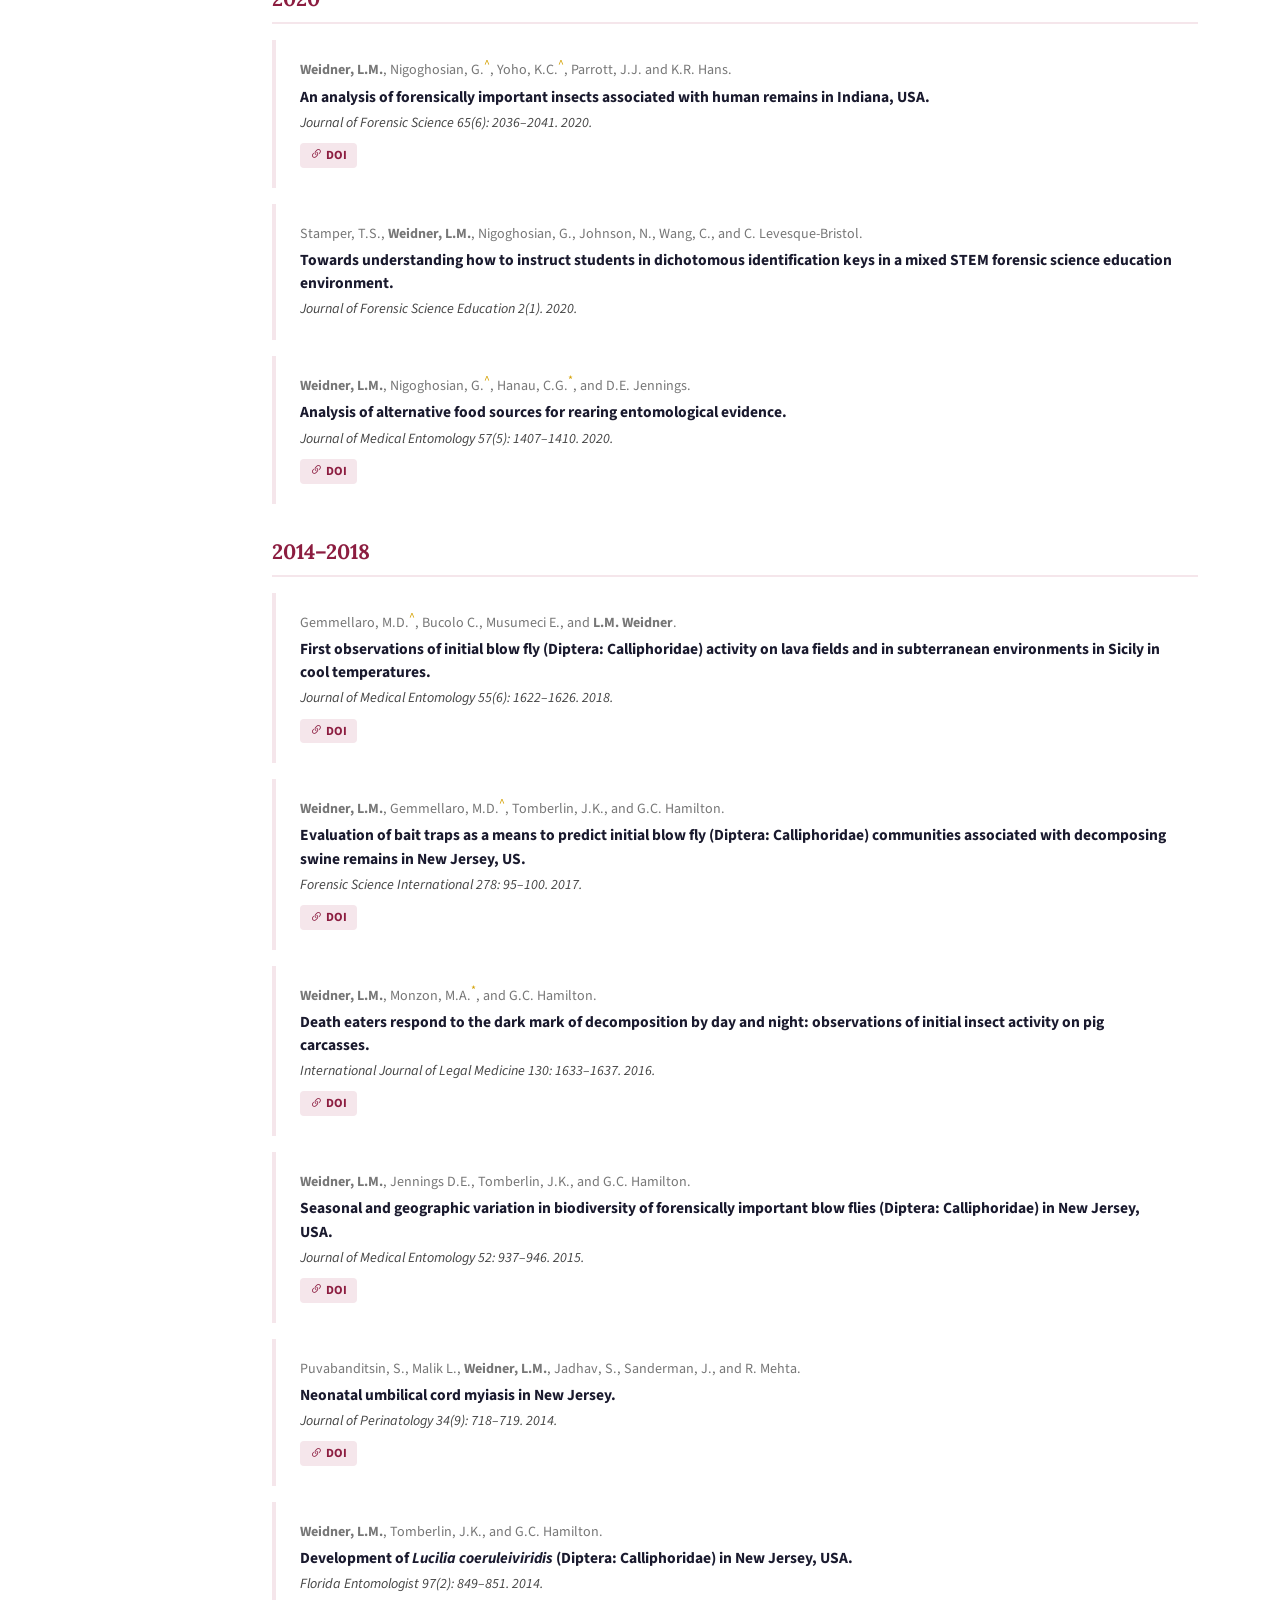
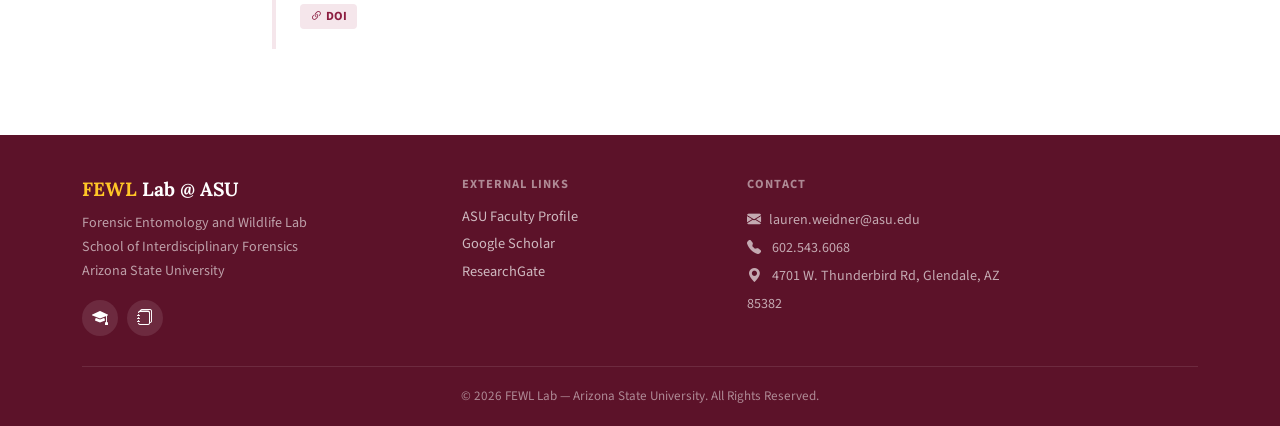
<file: publications.html>
<!DOCTYPE html>
<html lang="en">
<head>
  <meta charset="utf-8">
  <meta name="viewport" content="width=device-width, initial-scale=1.0">
  <!--
  ================================================================
  Publications — publications.html
  ================================================================
  HOW TO ADD A NEW PUBLICATION:
  1. Copy one of the <div class="pub-entry"> blocks below
  2. Fill in: authors, year, title, journal, volume/pages, DOI
  3. Add the newest publications at the TOP of the appropriate year section
  4. If adding a new year, copy the <div class="pub-year-header"> block

  AUTHOR FORMATTING:
  - Bold Dr. Weidner's name: <strong>Weidner, L.M.</strong>
  - Undergrad co-authors: add <sup class="pub-ug-star">*</sup> after name
  - Grad student co-authors: add <sup class="pub-ug-star">^</sup> after name

  PDF LINKS:
  - Save PDF to: assets/publications/lastname-year-journal.pdf
  - Add button: <a href="assets/publications/..." class="pub-pdf" target="_blank">
                  <i class="bi bi-file-pdf"></i> PDF</a>

  NOTE ON NOTATION:
  * = undergraduate student co-author
  ^ = graduate student co-author
  ================================================================
  -->
  <title>Publications | FEWL Lab @ ASU</title>
  <link rel="icon" href="assets/img/favicon.png" type="image/png">
  <link href="https://fonts.googleapis.com/css2?family=Lora:wght@400;600;700&family=Source+Sans+3:wght@300;400;600;700&display=swap" rel="stylesheet">
  <link href="https://cdn.jsdelivr.net/npm/bootstrap@5.3.2/dist/css/bootstrap.min.css" rel="stylesheet">
  <link href="https://cdn.jsdelivr.net/npm/bootstrap-icons@1.11.3/font/bootstrap-icons.css" rel="stylesheet">
  <link href="assets/css/style.css" rel="stylesheet">
</head>
<body>

  <!-- NAVBAR -->
  <nav class="navbar navbar-expand-lg" id="navbar">
  <div class="container">
    <a class="navbar-brand" href="index.html"><span>FEWL</span> Lab @ ASU</a>
    <button class="navbar-toggler" type="button" data-bs-toggle="collapse" data-bs-target="#navMenu">
      <span class="navbar-toggler-icon"></span>
    </button>
    <div class="collapse navbar-collapse" id="navMenu">
      <ul class="navbar-nav ms-auto">

        <li class="nav-item"><a class="nav-link" href="index.html">Home</a></li>

        <!-- People dropdown: About, Team, Alumni -->
        <li class="nav-item dropdown">
          <a class="nav-link dropdown-toggle" href="#" role="button" data-bs-toggle="dropdown">
            People
          </a>
          <ul class="dropdown-menu">
            <li><a class="dropdown-item" href="aboutme.html">About Dr. Weidner</a></li>
            <li><a class="dropdown-item" href="team.html">Research Team</a></li>
            <li><a class="dropdown-item" href="team.html#alumni">Alumni</a></li>
          </ul>
        </li>

        <!-- Research dropdown: Research areas, Publications -->
        <li class="nav-item dropdown">
          <a class="nav-link dropdown-toggle active" href="#" role="button" data-bs-toggle="dropdown">
            Research
          </a>
          <ul class="dropdown-menu">
            <li><a class="dropdown-item" href="research.html">Research Areas</a></li>
            <li><a class="dropdown-item" href="publications.html">Publications</a></li>
          </ul>
        </li>

        <li class="nav-item"><a class="nav-link" href="teaching.html">Teaching</a></li>
        <li class="nav-item"><a class="nav-link" href="training.html">Training</a></li>
        <li class="nav-item"><a class="nav-link" href="contact.html">Contact</a></li>

      </ul>
    </div>
  </div>
</nav>


  <!-- PAGE HERO -->
  <div class="page-hero">
    <div class="container">
      <nav aria-label="breadcrumb">
        <ol class="breadcrumb mb-2" style="background:none; padding:0;">
          <li class="breadcrumb-item"><a href="index.html" style="color:rgba(255,255,255,0.6);">Home</a></li>
          <li class="breadcrumb-item active" style="color:var(--gold-main);">Publications</li>
        </ol>
      </nav>
      <h1>Publications</h1>
      <p>
        <a href="https://scholar.google.com/citations?user=yDFA4XUAAAAJ&hl=en" target="_blank" rel="noopener" style="color:var(--gold-main);">Google Scholar</a>
        &nbsp;&bull;&nbsp;
        <a href="https://www.researchgate.net/profile/Lauren-Weidner-3" target="_blank" rel="noopener" style="color:var(--gold-main);">ResearchGate</a>
      </p>
    </div>
  </div>

  <section>
    <div class="container">
      <div class="row g-4">

        <!-- Sidebar: year jump links -->
        <div class="col-lg-2 d-none d-lg-block">
          <div style="position:sticky; top:80px;">
            <div style="font-size:0.75rem; font-weight:700; text-transform:uppercase; letter-spacing:0.8px; color:var(--text-light); margin-bottom:10px;">Jump to year</div>
            <!-- TO EDIT: Add/remove years to match your publication list -->
            <div style="display:flex; flex-direction:column; gap:4px;">
              <a href="#books" style="font-size:0.85rem; padding:4px 8px; border-radius:4px; color:var(--maroon-main); font-weight:700;">Book Chapters</a>
             <a href="#y2026" style="font-size:0.85rem; padding:4px 8px; border-radius:4px; color:var(--text-mid);">2026</a>
              <a href="#y2025" style="font-size:0.85rem; padding:4px 8px; border-radius:4px; color:var(--text-mid);">2025</a>
              <a href="#y2024" style="font-size:0.85rem; padding:4px 8px; border-radius:4px; color:var(--text-mid);">2024</a>
              <a href="#y2023" style="font-size:0.85rem; padding:4px 8px; border-radius:4px; color:var(--text-mid);">2023</a>
              <a href="#y2022" style="font-size:0.85rem; padding:4px 8px; border-radius:4px; color:var(--text-mid);">2022</a>
              <a href="#y2021" style="font-size:0.85rem; padding:4px 8px; border-radius:4px; color:var(--text-mid);">2021</a>
              <a href="#y2020" style="font-size:0.85rem; padding:4px 8px; border-radius:4px; color:var(--text-mid);">2020</a>
              <a href="#older" style="font-size:0.85rem; padding:4px 8px; border-radius:4px; color:var(--text-mid);">2014–2018</a>
            </div>
            <div style="margin-top:1rem; font-size:0.78rem; color:var(--text-light); line-height:1.6;">
              <sup>*</sup> Undergraduate<br>
              <sup>^</sup> Graduate student
            </div>
          </div>
        </div>

        <!-- Main publication list -->
        <div class="col-lg-10">

          <!-- NOTATION KEY (mobile) -->
          <div class="d-lg-none mb-3" style="font-size:0.82rem; color:var(--text-light);">
            <sup>*</sup> Undergraduate co-author &nbsp;&bull;&nbsp; <sup>^</sup> Graduate student co-author
          </div>

          <!-- ── BOOK CHAPTERS ── -->
          <div class="pub-year-header" id="books">Book Chapters</div>

          <!-- Book chapter 6 -->
          <div class="pub-entry">
            <div class="pub-authors"><strong>Weidner, L.M.</strong>, Hans, K.R., and T.L. Whitworth.</div>
            <div class="pub-title">Diversity and Taxonomy of Forensically Relevant Blow Flies (pp. 21–40)</div>
            <div class="pub-journal"><em>In</em> The Calliphoridae of Forensic Significance, D. Rivers &amp; J. Wallace (Eds.), Academic Press. 2026.</div>
            <div class="pub-links">
              <a href="https://doi.org/10.1016/B978-0-443-13961-1.00011-3" target="_blank" rel="noopener" class="pub-doi"><i class="bi bi-link-45deg"></i> DOI</a>
              <!-- <a href="assets/publications/weidner-2026-calliphoridae-diversity.pdf" class="pub-pdf" target="_blank"><i class="bi bi-file-pdf"></i> PDF</a> -->
            </div>
          </div>

          <!-- Book chapter 5 -->
          <div class="pub-entry">
            <div class="pub-authors">Hans, K.R. and <strong>L.M. Weidner.</strong></div>
            <div class="pub-title">Calliphoridae Community Succession (pp. 177–186)</div>
            <div class="pub-journal"><em>In</em> The Calliphoridae of Forensic Significance, D. Rivers &amp; J. Wallace (Eds.), Academic Press. 2026.</div>
            <div class="pub-links">
              <a href="https://doi.org/10.1016/B978-0-443-13961-1.00015-0" target="_blank" rel="noopener" class="pub-doi"><i class="bi bi-link-45deg"></i> DOI</a>
            </div>
          </div>

          <!-- Book chapter 4 -->
          <div class="pub-entry">
            <div class="pub-authors"><strong>Weidner, L.M.</strong> and R.W. Merritt.</div>
            <div class="pub-title">Arthropod Communities of Terrestrial Vertebrate Carrion (pp. 191–210)</div>
            <div class="pub-journal"><em>In</em> Carrion Ecology, Evolution and Their Applications, 2nd Ed., M.E. Benbow, J.K. Tomberlin, &amp; A.M. Tarone (Eds.), CRC Press, Boca Raton, FL. 2025.</div>
            <div class="pub-links">
              <a href="https://doi.org/10.1201/9781003610885-12" target="_blank" rel="noopener" class="pub-doi"><i class="bi bi-link-45deg"></i> DOI</a>
            </div>
          </div>

          <!-- Book chapter 3 -->
          <div class="pub-entry">
            <div class="pub-authors">Tomberlin, J., Cammack, J., <strong>Weidner, L.</strong>, &amp; R. Puckett.</div>
            <div class="pub-title">Forensic Entomology (pp. 163–172)</div>
            <div class="pub-journal"><em>In</em> Geriatric Forensic Medicine and Pathology, K. Collins &amp; R. Byard (Eds.), Cambridge University Press. 2020.</div>
            <div class="pub-links">
              <a href="https://doi.org/10.1017/9781316823040.011" target="_blank" rel="noopener" class="pub-doi"><i class="bi bi-link-45deg"></i> DOI</a>
            </div>
          </div>

          <!-- Book chapter 2 -->
          <div class="pub-entry">
            <div class="pub-authors">Gemmellaro, M.D. and <strong>L.M. Weidner.</strong></div>
            <div class="pub-title">The Professional History of Forensic Entomology (pp. 547–554)</div>
            <div class="pub-journal"><em>In</em> Forensic Entomology: The Utility of Arthropods in Legal Investigations, 3rd ed., J.H. Byrd &amp; J.K. Tomberlin (Eds.), CRC Press. 2019.</div>
            <div class="pub-links">
              <a href="https://doi.org/10.4324/9781351163767" target="_blank" rel="noopener" class="pub-doi"><i class="bi bi-link-45deg"></i> DOI</a>
            </div>
          </div>

          <!-- Book chapter 1 -->
          <div class="pub-entry">
            <div class="pub-authors">Huntington, T.E., <strong>Weidner, L.M.</strong>, and R.D. Hall.</div>
            <div class="pub-title">Introduction: Current Perceptions and Status of Forensic Entomology (pp. xxiii–xxxiv)</div>
            <div class="pub-journal"><em>In</em> Forensic Entomology: The Utility of Arthropods in Legal Investigations, 3rd ed., J.H. Byrd &amp; J.K. Tomberlin (Eds.), CRC Press. 2019.</div>
            <div class="pub-links">
              <a href="https://doi.org/10.4324/9781351163767" target="_blank" rel="noopener" class="pub-doi"><i class="bi bi-link-45deg"></i> DOI</a>
            </div>
          </div>

          <!-- ── PEER-REVIEWED MANUSCRIPTS ── -->
          <div class="pub-year-header" id="books">Peer Reviewed Manuscripts</div>
          <!-- ── 2026 ── -->
          <div class="pub-year-header" id="y2026">2026</div>

  			<div class="pub-entry">
            <div class="pub-authors">Kahler, G.V. and <strong>L.M. Weidner.</strong></div>
            <div class="pub-title">Effects of elevation, season and bait type on assemblage of forensically relevant blow flies (Diptera: Calliphoridae) in contrasting habitats of northwestern Arizona.</div>
            <div class="pub-journal"><em>Medical and Veterinary Entomology</em> 40(3): 647-658. 2026.</div>
            <div class="pub-links">
              <a href="https://doi.org/10.1111/mve.70073" target="_blank" rel="noopener" class="pub-doi"><i class="bi bi-link-45deg"></i> DOI</a>
            </div>
          </div>
          <!-- ── 2025 ── -->
          <div class="pub-year-header" id="y2025">2025</div>

          <div class="pub-entry">
            <div class="pub-authors">Gemmellaro, M.D., Anderson, G.S., Hamilton, G., and <strong>L. Weidner.</strong></div>
            <div class="pub-title">Food preferences of adult male and female <em>Calliphora vicina</em> (Diptera: Calliphoridae).</div>
            <div class="pub-journal"><em>Canadian Society of Forensic Science Journal.</em> 1–15. 2025.</div>
            <div class="pub-links">
              <a href="https://doi.org/10.1080/00085030.2025.2548060" target="_blank" rel="noopener" class="pub-doi"><i class="bi bi-link-45deg"></i> DOI</a>
            </div>
          </div>

          <div class="pub-entry">
            <div class="pub-authors">Gemmellaro, M.D., Anderson, G.S., Hamilton, G.C., Domínguez-Trujillo, M., and <strong>L.M. Weidner.</strong></div>
            <div class="pub-title">Species richness and distribution of Calliphoridae along an elevation gradient in Sicily (Italy) and Ecuador.</div>
            <div class="pub-journal"><em>Insects</em> 16(5): 498. 2025.</div>
            <div class="pub-links">
              <a href="https://doi.org/10.3390/insects16050498" target="_blank" rel="noopener" class="pub-doi"><i class="bi bi-link-45deg"></i> DOI</a>
            </div>
          </div>

          <!-- ── 2024 ── -->
          <div class="pub-year-header" id="y2024">2024</div>

          <div class="pub-entry">
            <div class="pub-authors"><strong>Weidner, L.M.</strong> and A.W. Meeds.</div>
            <div class="pub-title"><em>Chrysomya rufifacies</em> (Macquart) (Diptera: Calliphoridae) Established in Arizona.</div>
            <div class="pub-journal"><em>Proceedings of the Entomological Society of Washington</em> 125(4): 507–511. 2024.</div>
            <div class="pub-links">
              <a href="https://doi.org/10.4289/0013-8797.125.4.507" target="_blank" rel="noopener" class="pub-doi"><i class="bi bi-link-45deg"></i> DOI</a>
            </div>
          </div>

          <div class="pub-entry">
            <div class="pub-authors">Gemmellaro, D., Forzisi, E., Andersons, G., Hamilton, G., and <strong>L. Weidner.</strong></div>
            <div class="pub-title">A geometric morphometric analysis of wing variations in shape and size of the blue bottle fly <em>Calliphora vicina</em> (Diptera: Calliphoridae).</div>
            <div class="pub-journal"><em>Environmental Entomology</em> nvae108: 1–10. 2024.</div>
            <div class="pub-links">
              <a href="https://doi.org/10.1093/ee/nvae018" target="_blank" rel="noopener" class="pub-doi"><i class="bi bi-link-45deg"></i> DOI</a>
            </div>
          </div>

          <!-- ── 2023 ── -->
          <div class="pub-year-header" id="y2023">2023</div>

          <div class="pub-entry">
            <div class="pub-authors">Meeds, A.W., Rusch, T., Falcone, D.L.<sup class="pub-ug-star">*</sup>, and <strong>L.M. Weidner.</strong></div>
            <div class="pub-title">A survey of blow fly (Diptera: Calliphoridae) populations in Phoenix Arizona.</div>
            <div class="pub-journal"><em>Frontiers in Ecology and Evolution</em> 11: 1158347. 2023.</div>
            <div class="pub-links">
              <a href="https://doi.org/10.3389/fevo.2023.1158347" target="_blank" rel="noopener" class="pub-doi"><i class="bi bi-link-45deg"></i> DOI</a>
            </div>
          </div>

          <div class="pub-entry">
            <div class="pub-authors"><strong>Weidner, L.</strong> and G. Powell.</div>
            <div class="pub-title">Forensically important sap beetles (Coleoptera: Nitidulidae) of North America.</div>
            <div class="pub-journal"><em>Journal of Forensic Entomology</em> 1. 2023.</div>
            <div class="pub-links">
              <a href="https://doi.org/10.63586/83ewez16" target="_blank" rel="noopener" class="pub-doi"><i class="bi bi-link-45deg"></i> DOI</a>
            </div>
          </div>

          <!-- ── 2022 ── -->
          <div class="pub-year-header" id="y2022">2022</div>

          <div class="pub-entry">
            <div class="pub-authors">Monzon, M.A.<sup class="pub-ug-star">^</sup>, <strong>Weidner, L.M.</strong>, Rusch, T.W., Nehrozoglu, S.<sup class="pub-ug-star">*</sup>, and G. Hamilton.</div>
            <div class="pub-title">High Temperature Limits of Survival and Oviposition of <em>Phormia regina</em> (Meigen) and <em>Lucilia sericata</em> (Meigen).</div>
            <div class="pub-journal"><em>Insects</em> 13(11): 991. 2022.</div>
            <div class="pub-links">
              <a href="https://doi.org/10.3390/insects13110991" target="_blank" rel="noopener" class="pub-doi"><i class="bi bi-link-45deg"></i> DOI</a>
            </div>
          </div>

          <div class="pub-entry">
            <div class="pub-authors">Noblesse, A.P.<sup class="pub-ug-star">*</sup>, Meeds, A.W., and <strong>L.M. Weidner.</strong></div>
            <div class="pub-title">Blow flies (Diptera: Calliphoridae) and the American diet: Effects of fat content on blow fly development.</div>
            <div class="pub-journal"><em>Journal of Medical Entomology</em> 59(4): 1191–1197. 2022.</div>
            <div class="pub-links">
              <a href="https://doi.org/10.1093/jme/tjac040" target="_blank" rel="noopener" class="pub-doi"><i class="bi bi-link-45deg"></i> DOI</a>
            </div>
          </div>

          <div class="pub-entry">
            <div class="pub-authors">Jeong, Y., <strong>Weidner, L.M.</strong>, Pergande, S.<sup class="pub-ug-star">*</sup>, Gemmellaro, D., Jennings, D.E., and K.R. Hans.</div>
            <div class="pub-title">Biodiversity of forensically relevant blowflies (Diptera: Calliphoridae) at the Anthropology Research Facility in Knoxville, Tennessee, USA.</div>
            <div class="pub-journal"><em>Insects</em> 13(2): 109. 2022.</div>
            <div class="pub-links">
              <a href="https://doi.org/10.3390/insects13020109" target="_blank" rel="noopener" class="pub-doi"><i class="bi bi-link-45deg"></i> DOI</a>
            </div>
          </div>

          <!-- ── 2021 ── -->
          <div class="pub-year-header" id="y2021">2021</div>

          <div class="pub-entry">
            <div class="pub-authors"><strong>Weidner, L.M.</strong>, Byrd, J., Sutton, L., and K.R. Hans.</div>
            <div class="pub-title">Forensic Entomology: An introduction to the literature of the United States.</div>
            <div class="pub-journal"><em>WIREs Forensic Science</em> 3(5): e1435. 2021.</div>
            <div class="pub-links">
              <a href="https://doi.org/10.1002/wfs2.1435" target="_blank" rel="noopener" class="pub-doi"><i class="bi bi-link-45deg"></i> DOI</a>
            </div>
          </div>

          <div class="pub-entry">
            <div class="pub-authors"><strong>Weidner, L.M.</strong> and K.R. Hans.</div>
            <div class="pub-title">A review of Forensic Entomology literature in the Northeastern United States.</div>
            <div class="pub-journal"><em>WIREs Forensic Science</em> 3(5): e1402. 2021.</div>
            <div class="pub-links">
              <a href="https://doi.org/10.1002/wfs2.1402" target="_blank" rel="noopener" class="pub-doi"><i class="bi bi-link-45deg"></i> DOI</a>
            </div>
          </div>

          <div class="pub-entry">
            <div class="pub-authors">Hans, K.R., Yoho, K.<sup class="pub-ug-star">^</sup>, Parrott, J.J., and <strong>L.M. Weidner.</strong></div>
            <div class="pub-title">A review of Forensic Entomology literature in the Mountain Prairie region of the United States.</div>
            <div class="pub-journal"><em>WIREs Forensic Science</em> 3(5): e1412. 2021.</div>
            <div class="pub-links">
              <a href="https://doi.org/10.1002/wfs2.1412" target="_blank" rel="noopener" class="pub-doi"><i class="bi bi-link-45deg"></i> DOI</a>
            </div>
          </div>

          <div class="pub-entry">
            <div class="pub-authors">Hans, K.R., Yoho, K.<sup class="pub-ug-star">^</sup>, Robbins, H.<sup class="pub-ug-star">*</sup>, and <strong>L.M. Weidner.</strong></div>
            <div class="pub-title">A review of the Forensic Entomology literature in the midwestern United States.</div>
            <div class="pub-journal"><em>WIREs Forensic Science</em> 3(5): e1424. 2021.</div>
            <div class="pub-links">
              <a href="https://doi.org/10.1002/wfs2.1424" target="_blank" rel="noopener" class="pub-doi"><i class="bi bi-link-45deg"></i> DOI</a>
            </div>
          </div>

          <div class="pub-entry">
            <div class="pub-authors"><strong>Weidner, L.M.</strong>, Meeds, A.W., Noblesse, A.P.<sup class="pub-ug-star">*</sup>, and K.R. Hans.</div>
            <div class="pub-title">A review of Forensic Entomology literature in the southwestern United States.</div>
            <div class="pub-journal"><em>WIREs Forensic Science</em> 3(5): e1421. 2021.</div>
            <div class="pub-links">
              <a href="https://doi.org/10.1002/wfs2.1421" target="_blank" rel="noopener" class="pub-doi"><i class="bi bi-link-45deg"></i> DOI</a>
            </div>
          </div>

          <div class="pub-entry">
            <div class="pub-authors"><strong>Weidner, L.M.</strong> and G.S. Powell<sup class="pub-ug-star">^</sup>.</div>
            <div class="pub-title">Key to the forensically important beetle (Insecta: Coleoptera) families of North America.</div>
            <div class="pub-journal"><em>Journal of Forensic Science Education</em> 3(1). 2021.</div>
          </div>

          <div class="pub-entry">
            <div class="pub-authors">Nigoghosian, G.<sup class="pub-ug-star">^</sup>, <strong>Weidner, L.M.</strong>, and T. Stamper.</div>
            <div class="pub-title">Technical Note: A technique to mount Sarcophagidae and Calliphoridae (Diptera) larvae for forensic identification using geometric morphometrics.</div>
            <div class="pub-journal"><em>Forensic Science International: Synergy</em> 3: 100135. 2021.</div>
            <div class="pub-links">
              <a href="https://doi.org/10.1016/j.fsisyn.2021.100135" target="_blank" rel="noopener" class="pub-doi"><i class="bi bi-link-45deg"></i> DOI</a>
            </div>
          </div>

          <!-- ── 2020 ── -->
          <div class="pub-year-header" id="y2020">2020</div>

          <div class="pub-entry">
            <div class="pub-authors"><strong>Weidner, L.M.</strong>, Nigoghosian, G.<sup class="pub-ug-star">^</sup>, Yoho, K.C.<sup class="pub-ug-star">^</sup>, Parrott, J.J. and K.R. Hans.</div>
            <div class="pub-title">An analysis of forensically important insects associated with human remains in Indiana, USA.</div>
            <div class="pub-journal"><em>Journal of Forensic Science</em> 65(6): 2036–2041. 2020.</div>
            <div class="pub-links">
              <a href="https://doi.org/10.1111/1556-4029.14531" target="_blank" rel="noopener" class="pub-doi"><i class="bi bi-link-45deg"></i> DOI</a>
            </div>
          </div>

          <div class="pub-entry">
            <div class="pub-authors">Stamper, T.S., <strong>Weidner, L.M.</strong>, Nigoghosian, G., Johnson, N., Wang, C., and C. Levesque-Bristol.</div>
            <div class="pub-title">Towards understanding how to instruct students in dichotomous identification keys in a mixed STEM forensic science education environment.</div>
            <div class="pub-journal"><em>Journal of Forensic Science Education</em> 2(1). 2020.</div>
          </div>

          <div class="pub-entry">
            <div class="pub-authors"><strong>Weidner, L.M.</strong>, Nigoghosian, G.<sup class="pub-ug-star">^</sup>, Hanau, C.G.<sup class="pub-ug-star">*</sup>, and D.E. Jennings.</div>
            <div class="pub-title">Analysis of alternative food sources for rearing entomological evidence.</div>
            <div class="pub-journal"><em>Journal of Medical Entomology</em> 57(5): 1407–1410. 2020.</div>
            <div class="pub-links">
              <a href="https://doi.org/10.1093/jme/tjaa060" target="_blank" rel="noopener" class="pub-doi"><i class="bi bi-link-45deg"></i> DOI</a>
            </div>
          </div>

          <!-- ── OLDER ── -->
          <div class="pub-year-header" id="older">2014–2018</div>

          <div class="pub-entry">
            <div class="pub-authors">Gemmellaro, M.D.<sup class="pub-ug-star">^</sup>, Bucolo C., Musumeci E., and <strong>L.M. Weidner</strong>.</div>
            <div class="pub-title">First observations of initial blow fly (Diptera: Calliphoridae) activity on lava fields and in subterranean environments in Sicily in cool temperatures.</div>
            <div class="pub-journal"><em>Journal of Medical Entomology</em> 55(6): 1622–1626. 2018.</div>
            <div class="pub-links">
              <a href="https://doi.org/10.1093/jme/tjy099" target="_blank" rel="noopener" class="pub-doi"><i class="bi bi-link-45deg"></i> DOI</a>
            </div>
          </div>

          <div class="pub-entry">
            <div class="pub-authors"><strong>Weidner, L.M.</strong>, Gemmellaro, M.D.<sup class="pub-ug-star">^</sup>, Tomberlin, J.K., and G.C. Hamilton.</div>
            <div class="pub-title">Evaluation of bait traps as a means to predict initial blow fly (Diptera: Calliphoridae) communities associated with decomposing swine remains in New Jersey, US.</div>
            <div class="pub-journal"><em>Forensic Science International</em> 278: 95–100. 2017.</div>
            <div class="pub-links">
              <a href="https://doi.org/10.1016/j.forsciint.2017.06.014" target="_blank" rel="noopener" class="pub-doi"><i class="bi bi-link-45deg"></i> DOI</a>
            </div>
          </div>

          <div class="pub-entry">
            <div class="pub-authors"><strong>Weidner, L.M.</strong>, Monzon, M.A.<sup class="pub-ug-star">*</sup>, and G.C. Hamilton.</div>
            <div class="pub-title">Death eaters respond to the dark mark of decomposition by day and night: observations of initial insect activity on pig carcasses.</div>
            <div class="pub-journal"><em>International Journal of Legal Medicine</em> 130: 1633–1637. 2016.</div>
            <div class="pub-links">
              <a href="https://doi.org/10.1007/s00414-016-1371-y" target="_blank" rel="noopener" class="pub-doi"><i class="bi bi-link-45deg"></i> DOI</a>
            </div>
          </div>

          <div class="pub-entry">
            <div class="pub-authors"><strong>Weidner, L.M.</strong>, Jennings D.E., Tomberlin, J.K., and G.C. Hamilton.</div>
            <div class="pub-title">Seasonal and geographic variation in biodiversity of forensically important blow flies (Diptera: Calliphoridae) in New Jersey, USA.</div>
            <div class="pub-journal"><em>Journal of Medical Entomology</em> 52: 937–946. 2015.</div>
            <div class="pub-links">
              <a href="https://doi.org/10.1093/jme/tjv104" target="_blank" rel="noopener" class="pub-doi"><i class="bi bi-link-45deg"></i> DOI</a>
            </div>
          </div>

          <div class="pub-entry">
            <div class="pub-authors">Puvabanditsin, S., Malik L., <strong>Weidner, L.M.</strong>, Jadhav, S., Sanderman, J., and R. Mehta.</div>
            <div class="pub-title">Neonatal umbilical cord myiasis in New Jersey.</div>
            <div class="pub-journal"><em>Journal of Perinatology</em> 34(9): 718–719. 2014.</div>
            <div class="pub-links">
              <a href="https://doi.org/10.1038/jp.2014.69" target="_blank" rel="noopener" class="pub-doi"><i class="bi bi-link-45deg"></i> DOI</a>
            </div>
          </div>

          <div class="pub-entry">
            <div class="pub-authors"><strong>Weidner, L.M.</strong>, Tomberlin, J.K., and G.C. Hamilton.</div>
            <div class="pub-title">Development of <em>Lucilia coeruleiviridis</em> (Diptera: Calliphoridae) in New Jersey, USA.</div>
            <div class="pub-journal"><em>Florida Entomologist</em> 97(2): 849–851. 2014.</div>
            <div class="pub-links">
              <a href="https://doi.org/10.1653/024.097.0277" target="_blank" rel="noopener" class="pub-doi"><i class="bi bi-link-45deg"></i> DOI</a>
            </div>
          </div>

          <!-- ADD NEW PUBLICATIONS ABOVE THIS LINE -->

        </div>
      </div>
    </div>
  </section>

  <!-- FOOTER -->
  <footer id="footer">
    <div class="container">
      <div class="row g-4">
        <div class="col-lg-4">
          <div class="footer-logo mb-2"><span>FEWL</span> Lab @ ASU</div>
          <p style="font-size:0.88rem; opacity:0.75; line-height:1.7;">Forensic Entomology and Wildlife Lab<br>School of Interdisciplinary Forensics<br>Arizona State University</p>
          <div class="social-icons mt-2">
            <a href="https://scholar.google.com/citations?user=yDFA4XUAAAAJ&hl=en" title="Google Scholar" target="_blank" rel="noopener"><i class="bi bi-mortarboard-fill"></i></a>
            <a href="https://www.researchgate.net/profile/Lauren-Weidner-3" title="ResearchGate" target="_blank" rel="noopener"><i class="bi bi-journals"></i></a>
          </div>
        </div>
    
        <div class="col-lg-3 footer-links">
          <div style="font-size:0.78rem; font-weight:700; letter-spacing:1px; text-transform:uppercase; color:rgba(255,255,255,0.5); margin-bottom:12px;">External Links</div>
          <a href="https://search.asu.edu/profile/3334658" target="_blank" rel="noopener">ASU Faculty Profile</a>
          <a href="https://scholar.google.com/citations?user=yDFA4XUAAAAJ&hl=en" target="_blank" rel="noopener">Google Scholar</a>
          <a href="https://www.researchgate.net/profile/Lauren-Weidner-3" target="_blank" rel="noopener">ResearchGate</a>
        </div>
        <div class="col-lg-3">
          <div style="font-size:0.78rem; font-weight:700; letter-spacing:1px; text-transform:uppercase; color:rgba(255,255,255,0.5); margin-bottom:12px;">Contact</div>
          <div style="font-size:0.88rem; opacity:0.8; line-height:2;">
            <i class="bi bi-envelope-fill me-2"></i><a href="mailto:lauren.weidner@asu.edu" style="color:rgba(255,255,255,0.8);">lauren.weidner@asu.edu</a><br>
            <i class="bi bi-telephone-fill me-2"></i> 602.543.6068<br>
            <i class="bi bi-geo-alt-fill me-2"></i> 4701 W. Thunderbird Rd, Glendale, AZ 85382
          </div>
        </div>
      </div>
      <div class="footer-bottom text-center">
        &copy; <script>document.write(new Date().getFullYear())</script> FEWL Lab &mdash; Arizona State University. All Rights Reserved.
      </div>
    </div>
  </footer>

  <script src="https://cdn.jsdelivr.net/npm/bootstrap@5.3.2/dist/js/bootstrap.bundle.min.js"></script>
</body>
</html>
</file>
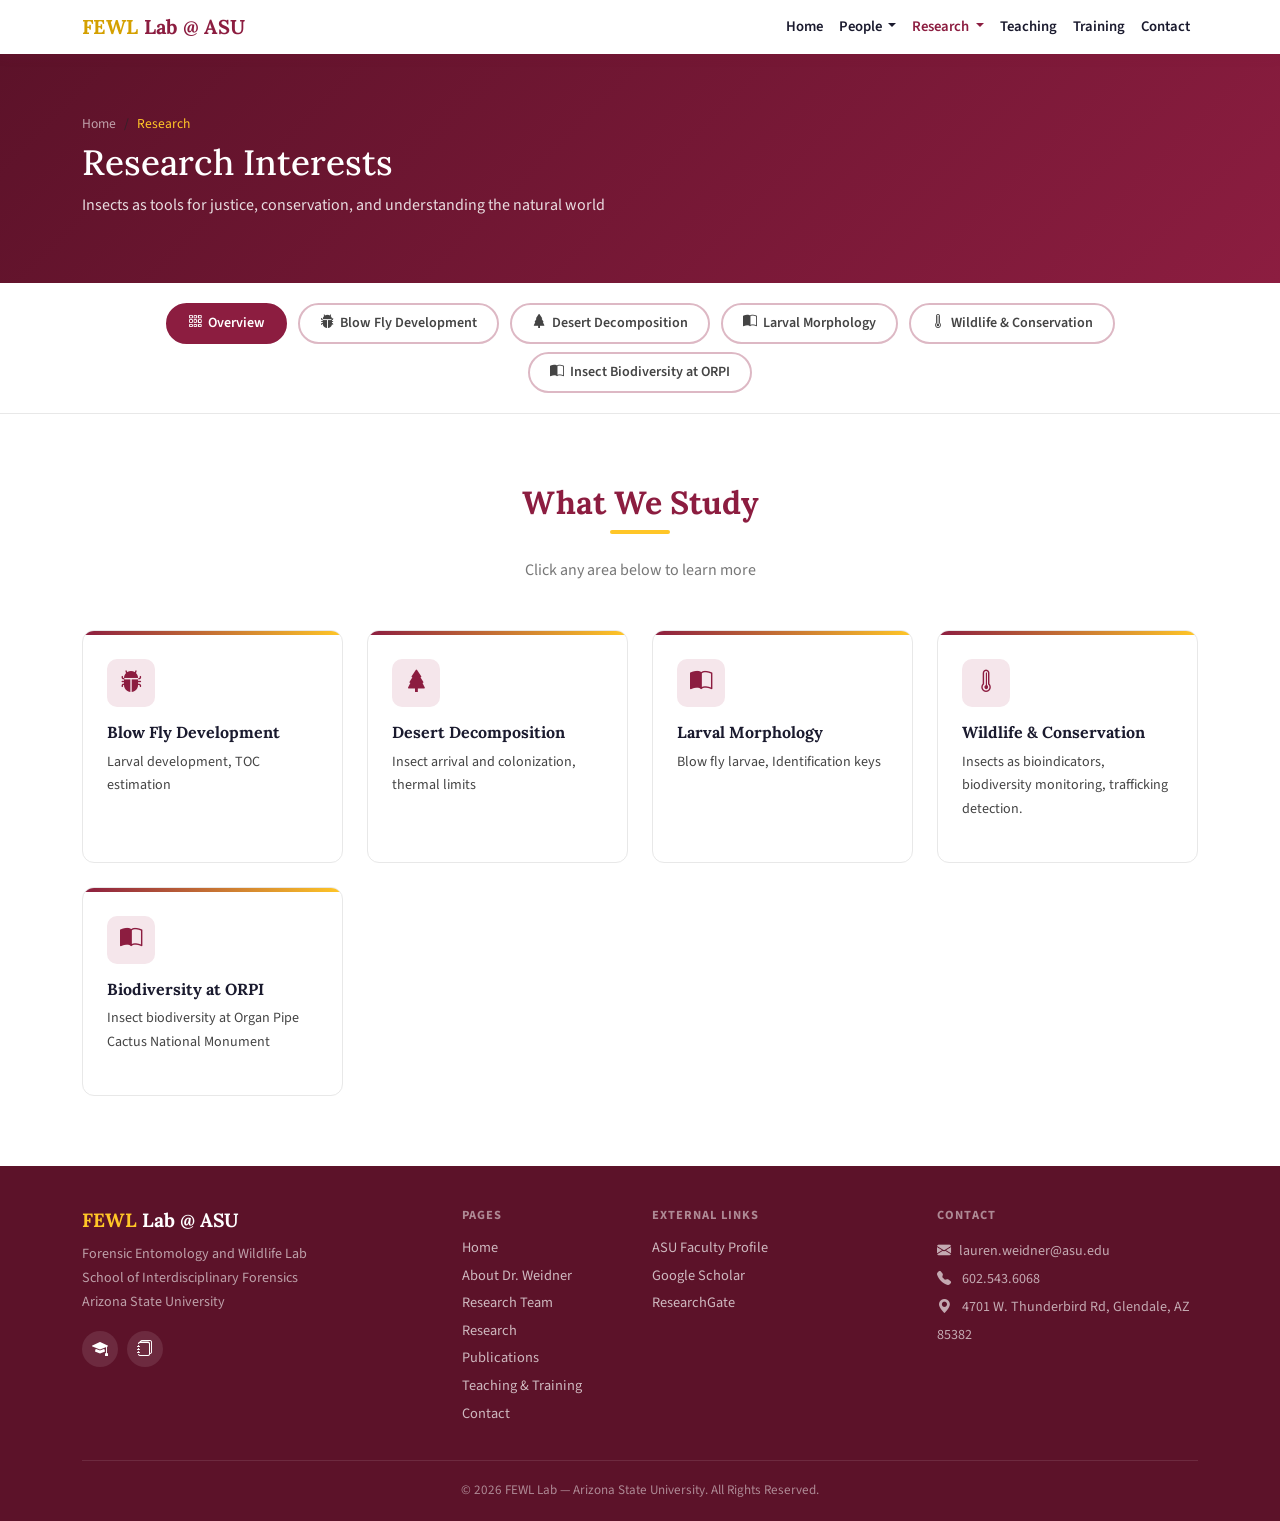
<file: research.html>
<!DOCTYPE html>
<html lang="en">
<head>
  <meta charset="utf-8">
  <meta name="viewport" content="width=device-width, initial-scale=1.0">
  <!--
  ================================================================
  Research Interests — research.html
  ================================================================
  HOW TO EDIT RESEARCH SECTIONS:
  Each research area is a <div id="..." class="research-section">.
  Click the pills at the top to show/hide each section.

  TO ADD A NEW RESEARCH AREA:
  1. Add a new pill button in the pill bar below
  2. Add a new <div class="research-section"> block with matching id
  3. Add a new overview card in the #overview section

  TO ADD A FUNDED PROJECT:
  Find the "Active Projects" section and copy a project card block.
  ================================================================
  -->
  <title>Research | FEWL Lab @ ASU</title>
  <link rel="icon" href="assets/img/favicon.png" type="image/png">
  <link href="https://fonts.googleapis.com/css2?family=Lora:wght@400;600;700&family=Source+Sans+3:wght@300;400;600;700&display=swap" rel="stylesheet">
  <link href="https://cdn.jsdelivr.net/npm/bootstrap@5.3.2/dist/css/bootstrap.min.css" rel="stylesheet">
  <link href="https://cdn.jsdelivr.net/npm/bootstrap-icons@1.11.3/font/bootstrap-icons.css" rel="stylesheet">
  <link href="assets/css/style.css" rel="stylesheet">
</head>
<body>

  <!-- NAVBAR -->
  <nav class="navbar navbar-expand-lg" id="navbar">
  <div class="container">
    <a class="navbar-brand" href="index.html"><span>FEWL</span> Lab @ ASU</a>
    <button class="navbar-toggler" type="button" data-bs-toggle="collapse" data-bs-target="#navMenu">
      <span class="navbar-toggler-icon"></span>
    </button>
    <div class="collapse navbar-collapse" id="navMenu">
      <ul class="navbar-nav ms-auto">

        <li class="nav-item"><a class="nav-link" href="index.html">Home</a></li>

        <!-- People dropdown: About, Team, Alumni -->
        <li class="nav-item dropdown">
          <a class="nav-link dropdown-toggle" href="#" role="button" data-bs-toggle="dropdown">
            People
          </a>
          <ul class="dropdown-menu">
            <li><a class="dropdown-item" href="aboutme.html">About Dr. Weidner</a></li>
            <li><a class="dropdown-item" href="team.html">Research Team</a></li>
            <li><a class="dropdown-item" href="team.html#alumni">Alumni</a></li>
          </ul>
        </li>

        <!-- Research dropdown: Research areas, Publications -->
        <li class="nav-item dropdown">
          <a class="nav-link dropdown-toggle active" href="#" role="button" data-bs-toggle="dropdown">
            Research
          </a>
          <ul class="dropdown-menu">
            <li><a class="dropdown-item" href="research.html">Research Areas</a></li>
            <li><a class="dropdown-item" href="publications.html">Publications</a></li>
          </ul>
        </li>

        <li class="nav-item"><a class="nav-link" href="teaching.html">Teaching</a></li>
        <li class="nav-item"><a class="nav-link" href="training.html">Training</a></li>
        <li class="nav-item"><a class="nav-link" href="contact.html">Contact</a></li>

      </ul>
    </div>
  </div>
</nav>

  <!-- PAGE HERO -->
  <div class="page-hero">
    <div class="container">
      <nav aria-label="breadcrumb">
        <ol class="breadcrumb mb-2" style="background:none; padding:0;">
          <li class="breadcrumb-item"><a href="index.html" style="color:rgba(255,255,255,0.6);">Home</a></li>
          <li class="breadcrumb-item active" style="color:var(--gold-main);">Research</li>
        </ol>
      </nav>
      <h1>Research Interests</h1>
      <p>Insects as tools for justice, conservation, and understanding the natural world</p>
    </div>
  </div>

  <!-- ============================================================
       PILL NAVIGATION BAR
       TO EDIT: Update button labels and IDs to match your sections.
       ============================================================ -->
  <div style="background:var(--white); border-bottom:1px solid var(--border-light); padding:16px 0; position:sticky; top:66px; z-index:100;">
    <div class="container text-center">
      <button class="research-pill active" onclick="showSection('overview', this)">
        <i class="bi bi-grid-3x3-gap"></i> Overview
      </button>
      <button class="research-pill" onclick="showSection('forensic', this)" id="btn-forensic">
        <i class="bi bi-bug-fill"></i> Blow Fly Development
      </button>
      <button class="research-pill" onclick="showSection('wildlife', this)" id="btn-wildlife">
        <i class="bi bi-tree-fill"></i> Desert Decomposition
      </button>
       <button class="research-pill" onclick="showSection('education', this)" id="btn-education">
        <i class="bi bi-book-half"></i> Larval Morphology
      </button>
      <button class="research-pill" onclick="showSection('arid', this)" id="btn-arid">
        <i class="bi bi-thermometer-high"></i> Wildlife &amp; Conservation
      </button>
        <button class="research-pill" onclick="showSection('orpi', this)" id="btn-orpi">
        <i class="bi bi-book-half"></i> Insect Biodiversity at ORPI
      </button>
      <!-- ADD NEW PILL: copy line above and change id and label -->
    </div>
  </div>

  <!-- ============================================================
       RESEARCH SECTIONS
       ============================================================ -->
  <section>
    <div class="container">

      <!-- ── OVERVIEW (shown by default) ── -->
      <div id="overview" class="research-section active">
        <div class="text-center mb-5">
          <h2 class="section-title">What We Study</h2>
          <div class="section-divider mx-auto"></div>
          <p class="section-subtitle">Click any area below to learn more</p>
        </div>
        <div class="row g-4">

          <!-- Overview card — forensic -->
          <div class="col-md-6 col-lg-3">
            <div class="fewl-card" style="cursor:pointer;" onclick="showSection('forensic', document.getElementById('btn-forensic'))">
              <div class="card-accent"></div>
              <div class="card-body">
                <div class="card-icon"><i class="bi bi-bug-fill"></i></div>
                <h5 style="font-family:'Lora',serif; font-weight:700; font-size:1rem;">Blow Fly Development</h5>
                <p style="font-size:0.88rem; color:var(--text-mid); line-height:1.7;"> Larval development, TOC estimation 
          </p>
              </div>
            </div>
          </div>

          <!-- Overview card — wildlife -->
          <div class="col-md-6 col-lg-3">
            <div class="fewl-card" style="cursor:pointer;" onclick="showSection('wildlife', document.getElementById('btn-wildlife'))">
              <div class="card-accent"></div>
              <div class="card-body">
                <div class="card-icon"><i class="bi bi-tree-fill"></i></div>
                <h5 style="font-family:'Lora',serif; font-weight:700; font-size:1rem;">Desert Decomposition</h5>
                <p style="font-size:0.88rem; color:var(--text-mid); line-height:1.7;">Insect arrival and colonization, thermal limits</p>
              </div>
            </div>
          </div>

          <!-- Overview card — arid -->
           <div class="col-md-6 col-lg-3">
            <div class="fewl-card" style="cursor:pointer;" onclick="showSection('education', document.getElementById('btn-education'))">
              <div class="card-accent"></div>
              <div class="card-body">
                <div class="card-icon"><i class="bi bi-book-half"></i></div>
                 <h5 style="font-family:'Lora',serif; font-weight:700; font-size:1rem;">Larval Morphology</h5>
                <p style="font-size:0.88rem; color:var(--text-mid); line-height:1.7;">Blow fly larvae, Identification keys</p>
              </div>
            </div>
          </div>

          <!-- Overview card — education -->
         <div class="col-md-6 col-lg-3">
            <div class="fewl-card" style="cursor:pointer;" onclick="showSection('arid', document.getElementById('btn-arid'))">
              <div class="card-accent"></div>
              <div class="card-body">
                <div class="card-icon"><i class="bi bi-thermometer-high"></i></div>
               <h5 style="font-family:'Lora',serif; font-weight:700; font-size:1rem;">Wildlife &amp; Conservation</h5>
                <p style="font-size:0.88rem; color:var(--text-mid); line-height:1.7;">Insects as bioindicators, biodiversity monitoring, trafficking detection.</p>
              </div>
            </div>
          </div>
          <!-- Overview card — ORPI -->

		<div class="col-md-6 col-lg-3">
            <div class="fewl-card" style="cursor:pointer;" onclick="showSection('orpi', document.getElementById('btn-orpi'))"">
              <div class="card-accent"></div>
              <div class="card-body">
                <div class="card-icon"><i class="bi bi-book-half"></i></div>
                <h5 style="font-family:'Lora',serif; font-weight:700; font-size:1rem;">Biodiversity at ORPI</h5>
                <p style="font-size:0.88rem; color:var(--text-mid); line-height:1.7;">Insect biodiversity at Organ Pipe Cactus National Monument</p>
              </div>
            </div>
          </div>
        </div>

    
      </div>
      <!-- END OVERVIEW -->

      <!-- ── FORENSIC ENTOMOLOGY ── -->
      <div id="forensic" class="research-section">
        <div class="mb-4">
          <h2 class="section-title">Blow Fly Development</h2>
          <div class="section-divider"></div>
        </div>
        <div class="row g-5 align-items-start">
          <div class="col-lg-5">
            <p style="font-size:1.02rem; line-height:1.85; color:var(--text-mid);">
              Forensic entomology uses insects (and other arthropods) to help answer questions pertaining in legal investigations. Understanding insect development is extremely important for the production of timelines in criminal investigations.
            </p>
            <p style="font-size:1.02rem; line-height:1.85; color:var(--text-mid);">
              At FEWL, we investigate how various factors — including temperature, 
              diet, and geography — affect blow fly development and
              colonization dynamics, with a particular focus on conditions unique to Arizona and the
              American Southwest. Additionally this lab is interested in blow fly larval morphology to provide improved accuracy for identification and age of forensically relevant blow flies.
              
            </p>
            <p style="font-size:1.02rem; line-height:1.85; color:var(--text-mid);">
              <!--
              TO EDIT: Add more research description here. Describe methods,
              key findings, ongoing questions, and collaborations.
              -->
            </p>
          </div>
          <div class="col-lg-7">
          <div style="background:var(--maroon-pale); border:2px dashed var(--maroon-border); border-radius:10px; padding:50px 20px; text-align:center; color:var(--text-light);">
            
              <img src="assets/img/lab/ruf-pup.jpg">
            </div>
            <!--
            RESEARCH PHOTO — add a photo of field/lab work here:
            <div style="background:var(--maroon-pale); border:2px dashed var(--maroon-border); border-radius:10px; padding:50px 20px; text-align:center; color:var(--text-light);">
              <i class="bi bi-image" style="font-size:2.5rem; display:block; margin-bottom:10px;"></i>
              <small><br><code style="font-size:0.75rem;">assets/img/lab/ruf-pup.jpeg</code></small>
            </div>


            <!-- Key topics -->
            <div style="margin-top:1rem; background:var(--white); border:1px solid var(--border-light); border-radius:10px; padding:1.25rem;">
              <div style="font-size:0.78rem; font-weight:700; text-transform:uppercase; letter-spacing:0.8px; color:var(--text-light); margin-bottom:10px;">Key Topics</div>
              <div style="display:flex; flex-wrap:wrap; gap:6px;">
                <span style="background:var(--maroon-light); color:var(--maroon-main); font-size:0.8rem; font-weight:700; padding:4px 12px; border-radius:20px;">Calliphoridae</span>
                <span style="background:var(--maroon-light); color:var(--maroon-main); font-size:0.8rem; font-weight:700; padding:4px 12px; border-radius:20px;">TOC Estimation</span>
                <span style="background:var(--maroon-light); color:var(--maroon-main); font-size:0.8rem; font-weight:700; padding:4px 12px; border-radius:20px;">Blow Fly Biology</span>
              </div>
            </div>
          </div>
        </div>
      </div>
      <!-- END FORENSIC -->


      <!-- ── WILDLIFE FORENSICS ── -->
      <div id="wildlife" class="research-section">
        <div class="mb-4">
          <h2 class="section-title">Desert Decomposition</h2>
          <div class="section-divider"></div>
        </div>
        <div class="row g-5 align-items-start">
          <div class="col-lg-5">
            <p style="font-size:1.02rem; line-height:1.85; color:var(--text-mid);">
             Arizona's extreme heat presents unique challenges and opportunities for studying
              insect ecology. Here at FEWL, we investigate how high temperatures affect blow fly
              arrival, oviposition, and colonization dynamics on decomposing remains.
              
              
            </p>
            <p style="font-size:1.02rem; line-height:1.85; color:var(--text-mid);">
               This work has direct forensic implications — standard PMI estimation models were
              developed in temperate climates and may not apply in Phoenix's intense summer heat.
              Understanding critical thermal maxima of forensically important species is essential
              for accurate death investigations in the Southwest.
               
            
          </div>
          <div class="col-lg-7">
            <div style="background:var(--maroon-pale); border:2px dashed var(--maroon-border); border-radius:20px; padding:50px 20px; text-align:center; color:var(--text-light);">
            
             <img src="assets/img/lab/decomp.jpg">
            </div>
            <div style="margin-top:1rem; background:var(--white); border:1px solid var(--border-light); border-radius:10px; padding:1.25rem;">
              <div style="font-size:0.78rem; font-weight:700; text-transform:uppercase; letter-spacing:0.8px; color:var(--text-light); margin-bottom:10px;">Key Topics</div>
              <div style="display:flex; flex-wrap:wrap; gap:6px;">
                <span style="background:var(--maroon-light); color:var(--maroon-main); font-size:0.8rem; font-weight:700; padding:4px 12px; border-radius:20px;">Sonoran Desert</span>
                <span style="background:var(--maroon-light); color:var(--maroon-main); font-size:0.8rem; font-weight:700; padding:4px 12px; border-radius:20px;">Decomposition</span>
                <span style="background:var(--maroon-light); color:var(--maroon-main); font-size:0.8rem; font-weight:700; padding:4px 12px; border-radius:20px;">Thermal Limits</span>
                <span style="background:var(--maroon-light); color:var(--maroon-main); font-size:0.8rem; font-weight:700; padding:4px 12px; border-radius:20px;">Insect Arrival and Colonization</span>
              </div>
            </div>
          </div>
        </div>
      </div>
      <!-- END WILDLIFE -->

      <!-- ── ARID ENVIRONMENTS ── -->
      <div id="arid" class="research-section">
        <div class="mb-4">
          <h2 class="section-title">Wildlife & Conservation</h2>
          <div class="section-divider"></div>
        </div>
        <div class="row g-5 align-items-start">
          <div class="col-lg-7">
            <p style="font-size:1.02rem; line-height:1.85; color:var(--text-mid);">
         FEWL uses insects as ecological tools to monitor wildlife biodiversity by understanding and examining the diet of 
         carrion flies. This method would allow for greater coverage and more time efficient biomonitoring techniques. This project is 
         being completed in collaboration with the <a href="https://cehjelmen.github.io/">Hjelmen Lab</a> at Utah Valley University.        
            </p>
            <p style="font-size:1.02rem; line-height:1.85; color:var(--text-mid);">
          
    
          </div>
          <div class="col-lg-5">
            <div style="background:var(--maroon-pale); border:2px dashed var(--maroon-border); border-radius:10px; padding:50px 20px; text-align:center; color:var(--text-light);">
             <img src="assets/img/lab/gabby.jpg">
            </div>
            <div style="margin-top:1rem; background:var(--white); border:1px solid var(--border-light); border-radius:10px; padding:1.25rem;">
              <div style="font-size:0.78rem; font-weight:700; text-transform:uppercase; letter-spacing:0.8px; color:var(--text-light); margin-bottom:10px;">Key Topics</div>
              <div style="display:flex; flex-wrap:wrap; gap:6px;">
                <span style="background:var(--maroon-light); color:var(--maroon-main); font-size:0.8rem; font-weight:700; padding:4px 12px; border-radius:20px;">Gut Content Analysis</span>
                <span style="background:var(--maroon-light); color:var(--maroon-main); font-size:0.8rem; font-weight:700; padding:4px 12px; border-radius:20px;">Biodiversity Monitoring</span>
                <span style="background:var(--maroon-light); color:var(--maroon-main); font-size:0.8rem; font-weight:700; padding:4px 12px; border-radius:20px;">Host DNA</span>

              </div>
            </div>
          </div>
        </div>
      </div>
      <!-- END ARID -->

      <!-- ── FORENSIC EDUCATION ── -->
      <div id="education" class="research-section">
        <div class="mb-4">
          <h2 class="section-title">Larval Morphology</h2>
          <div class="section-divider"></div>
        </div>
        <div class="row g-5 align-items-start">
          <div class="col-lg-7">
            <p style="font-size:1.02rem; line-height:1.85; color:var(--text-mid);">
              FEWL is working on developing the first inclusive pictorial key of forensically relevant blow fly larvae. These larvae play crucial roles in casework,
              however, the information for identifying these species in the larvae stage is severely limited in North America. This also includes valuable information about the larvae of the New World Screwworm (NWS).
            
            </p>
          
            </p>
          </div>
          <div class="col-lg-5">
            <div style="background:var(--maroon-pale); border:2px dashed var(--maroon-border); border-radius:10px; padding:50px 20px; text-align:center; color:var(--text-light);">
            <img src="assets/img/lab/ruf.jpg">
            </div>
            <div style="margin-top:1rem; background:var(--white); border:1px solid var(--border-light); border-radius:10px; padding:1.25rem;">
              <div style="font-size:0.78rem; font-weight:700; text-transform:uppercase; letter-spacing:0.8px; color:var(--text-light); margin-bottom:10px;">Key Topics</div>
              <div style="display:flex; flex-wrap:wrap; gap:6px;">
                <span style="background:var(--maroon-light); color:var(--maroon-main); font-size:0.8rem; font-weight:700; padding:4px 12px; border-radius:20px;">Identification Keys</span>
                <span style="background:var(--maroon-light); color:var(--maroon-main); font-size:0.8rem; font-weight:700; padding:4px 12px; border-radius:20px;">Third Instar Larvae</span>
                <span style="background:var(--maroon-light); color:var(--maroon-main); font-size:0.8rem; font-weight:700; padding:4px 12px; border-radius:20px;">Blow Flies</span>
              </div>
            </div>
          </div>
        </div>
      </div>
      <!-- END EDUCATION -->
 		<!-- ── ORPI ── -->
      <div id="orpi" class="research-section">
        <div class="mb-4">
          <h2 class="section-title">Biodiversity at Organ Pipe Cactus National Monument</h2>
          <div class="section-divider"></div>
       
         </div>
        <div class="row g-5 align-items-start">
          <div class="col-lg-5">
            <p style="font-size:1.02rem; line-height:1.85; color:var(--text-mid);">
             FEWL examined insect biodiversity at Organ Pipe Cactus National Monument for 18 months with support from the <a href="https://wnpa.org/grants">Western National Parks</a>. 
             The primary goal of this project was to analyze the insect biodiversity in ORPI to create an updated baseline inventory. Check out
             some of the amazing insects we found <a href="https://www.inaturalist.org/observations?project_id=124931">here</a>.
            </p>
          
            </p>
          </div>
          <div class="col-lg-5">
            <div style="background:var(--maroon-pale); border:2px dashed var(--maroon-border); border-radius:10px; padding:50px 20px; text-align:center; color:var(--text-light);">
            <img src="assets/img/lab/tent.jpg">
            </div>
            <div style="margin-top:1rem; background:var(--white); border:1px solid var(--border-light); border-radius:10px; padding:1.25rem;">
              <div style="font-size:0.78rem; font-weight:700; text-transform:uppercase; letter-spacing:0.8px; color:var(--text-light); margin-bottom:10px;">Key Topics</div>
              <div style="display:flex; flex-wrap:wrap; gap:6px;">
                <span style="background:var(--maroon-light); color:var(--maroon-main); font-size:0.8rem; font-weight:700; padding:4px 12px; border-radius:20px;">Insect biodiversity</span>
                <span style="background:var(--maroon-light); color:var(--maroon-main); font-size:0.8rem; font-weight:700; padding:4px 12px; border-radius:20px;">Sonoran Desert</span>
                <span style="background:var(--maroon-light); color:var(--maroon-main); font-size:0.8rem; font-weight:700; padding:4px 12px; border-radius:20px;">National Parks</span>
              </div>
            </div>
          </div>
        </div>
      </div>
      <!-- END EDUCATION -->
    </div>
  </section>

  <!-- FOOTER -->
  <footer id="footer">
    <div class="container">
      <div class="row g-4">
        <div class="col-lg-4">
          <div class="footer-logo mb-2"><span>FEWL</span> Lab @ ASU</div>
          <p style="font-size:0.88rem; opacity:0.75; line-height:1.7;">Forensic Entomology and Wildlife Lab<br>School of Interdisciplinary Forensics<br>Arizona State University</p>
          <div class="social-icons mt-2">
            <a href="https://scholar.google.com/citations?user=yDFA4XUAAAAJ&hl=en" title="Google Scholar" target="_blank" rel="noopener"><i class="bi bi-mortarboard-fill"></i></a>
            <a href="https://www.researchgate.net/profile/Lauren-Weidner-3" title="ResearchGate" target="_blank" rel="noopener"><i class="bi bi-journals"></i></a>
          </div>
        </div>
        <div class="col-lg-2 footer-links">
          <div style="font-size:0.78rem; font-weight:700; letter-spacing:1px; text-transform:uppercase; color:rgba(255,255,255,0.5); margin-bottom:12px;">Pages</div>
          <a href="index.html">Home</a>
          <a href="aboutme.html">About Dr. Weidner</a>
          <a href="team.html">Research Team</a>
          <a href="research.html">Research</a>
          <a href="publications.html">Publications</a>
          <a href="teaching.html">Teaching &amp; Training</a>
          <a href="contact.html">Contact</a>
        </div>
        <div class="col-lg-3 footer-links">
          <div style="font-size:0.78rem; font-weight:700; letter-spacing:1px; text-transform:uppercase; color:rgba(255,255,255,0.5); margin-bottom:12px;">External Links</div>
          <a href="https://search.asu.edu/profile/3334658" target="_blank" rel="noopener">ASU Faculty Profile</a>
          <a href="https://scholar.google.com/citations?user=yDFA4XUAAAAJ&hl=en" target="_blank" rel="noopener">Google Scholar</a>
          <a href="https://www.researchgate.net/profile/Lauren-Weidner-3" target="_blank" rel="noopener">ResearchGate</a>
        </div>
        <div class="col-lg-3">
          <div style="font-size:0.78rem; font-weight:700; letter-spacing:1px; text-transform:uppercase; color:rgba(255,255,255,0.5); margin-bottom:12px;">Contact</div>
          <div style="font-size:0.88rem; opacity:0.8; line-height:2;">
            <i class="bi bi-envelope-fill me-2"></i><a href="mailto:lauren.weidner@asu.edu" style="color:rgba(255,255,255,0.8);">lauren.weidner@asu.edu</a><br>
            <i class="bi bi-telephone-fill me-2"></i> 602.543.6068<br>
            <i class="bi bi-geo-alt-fill me-2"></i> 4701 W. Thunderbird Rd, Glendale, AZ 85382
          </div>
        </div>
      </div>
      <div class="footer-bottom text-center">
        &copy; <script>document.write(new Date().getFullYear())</script> FEWL Lab &mdash; Arizona State University. All Rights Reserved.
      </div>
    </div>
  </footer>

  <script src="https://cdn.jsdelivr.net/npm/bootstrap@5.3.2/dist/js/bootstrap.bundle.min.js"></script>
  <script>
    // ── Research section tab switcher ──────────────────────────────
    // Called by onclick on each pill button.
    // showSection(sectionId, buttonElement)
    function showSection(id, btn) {
      // Hide all sections
      document.querySelectorAll('.research-section').forEach(s => s.classList.remove('active'));
      // Deactivate all pills
      document.querySelectorAll('.research-pill').forEach(b => b.classList.remove('active'));
      // Show selected section
      document.getElementById(id).classList.add('active');
      // Activate clicked pill
      if (btn) btn.classList.add('active');
      // Scroll to top of section area
      window.scrollTo({ top: document.querySelector('[style*="sticky"]').offsetTop + 60, behavior: 'smooth' });
    }
  </script>
</body>
</html>
</file>
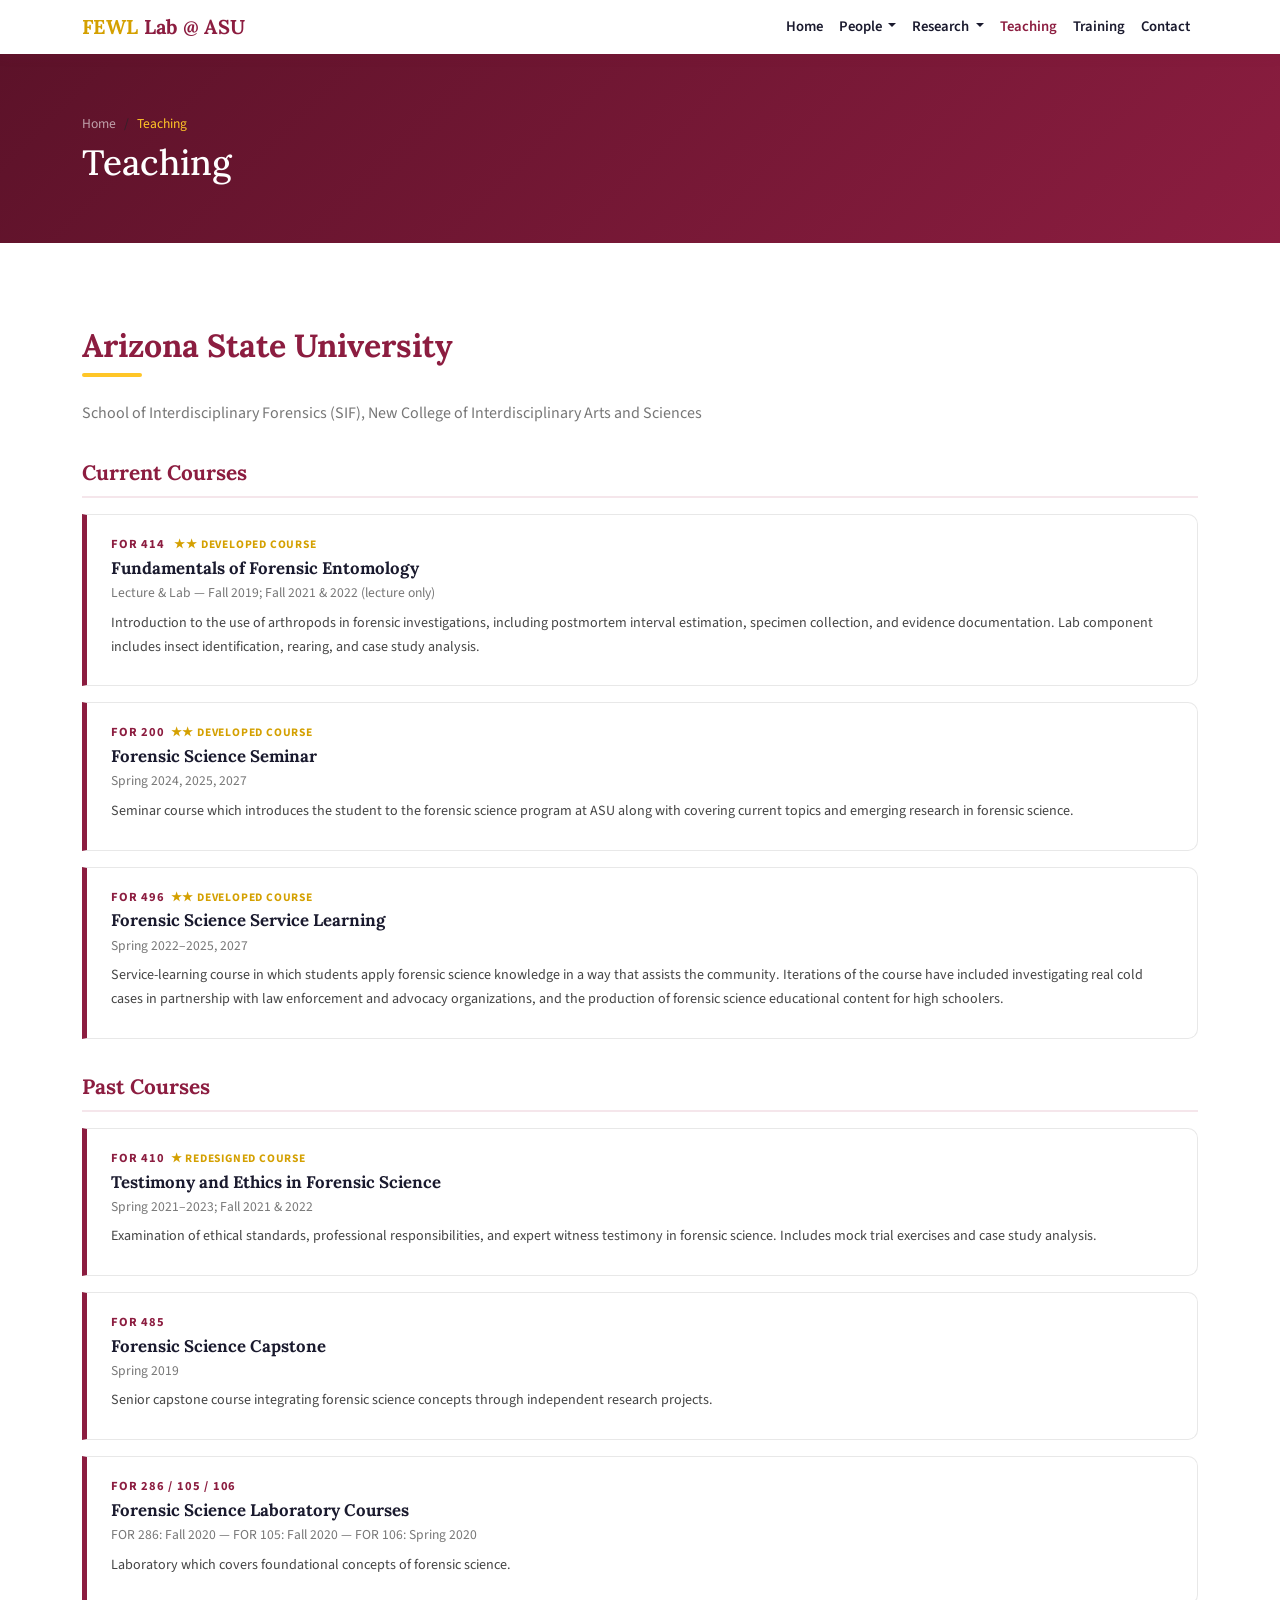
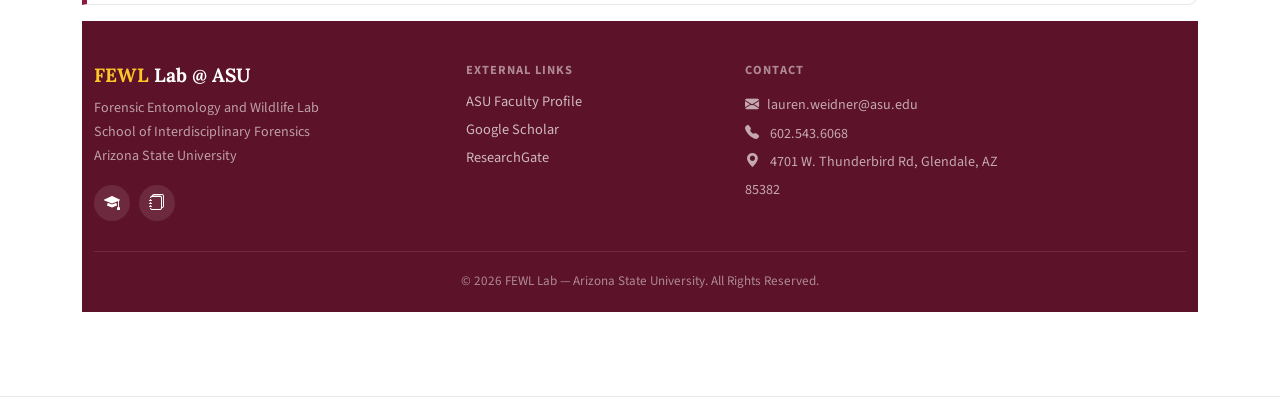
<file: teaching.html>
<!DOCTYPE html>
<html lang="en">
<head>
  <meta charset="utf-8">
  <meta name="viewport" content="width=device-width, initial-scale=1.0">
  <!--
  ================================================================
  Teaching & Training — teaching.html
  ================================================================
  HOW TO ADD A NEW COURSE:
  1. Find the correct university section below
  2. Copy a <div class="course-card"> block
  3. Fill in: course code, name, semesters taught, description
  4. To add a syllabus: uncomment the syllabus button line and
     save the PDF to: assets/syllabi/COURSECODE-SEMESTER.pdf

  HOW TO ADD A CONTINUING EDUCATION / TRAINING SESSION:
  Find the "Professional Training & Workshops" section and
  copy a training card block.

  NOTES:
  ** = Designed and developed course
  *** = Redesigned course
  TA = Teaching Assistantship
  ================================================================
  -->
  <title>Teaching & Training | FEWL Lab @ ASU</title>
  <link rel="icon" href="assets/img/favicon.png" type="image/png">
  <link href="https://fonts.googleapis.com/css2?family=Lora:wght@400;600;700&family=Source+Sans+3:wght@300;400;600;700&display=swap" rel="stylesheet">
  <link href="https://cdn.jsdelivr.net/npm/bootstrap@5.3.2/dist/css/bootstrap.min.css" rel="stylesheet">
  <link href="https://cdn.jsdelivr.net/npm/bootstrap-icons@1.11.3/font/bootstrap-icons.css" rel="stylesheet">
  <link href="assets/css/style.css" rel="stylesheet">
</head>
<body>

  <!-- NAVBAR -->
  <nav class="navbar navbar-expand-lg" id="navbar">
  <div class="container">
    <a class="navbar-brand" href="index.html"><span>FEWL</span> Lab @ ASU</a>
    <button class="navbar-toggler" type="button" data-bs-toggle="collapse" data-bs-target="#navMenu">
      <span class="navbar-toggler-icon"></span>
    </button>
    <div class="collapse navbar-collapse" id="navMenu">
      <ul class="navbar-nav ms-auto">

        <li class="nav-item"><a class="nav-link" href="index.html">Home</a></li>

        <!-- People dropdown: About, Team, Alumni -->
        <li class="nav-item dropdown">
          <a class="nav-link dropdown-toggle" href="#" role="button" data-bs-toggle="dropdown">
            People
          </a>
          <ul class="dropdown-menu">
            <li><a class="dropdown-item" href="aboutme.html">About Dr. Weidner</a></li>
            <li><a class="dropdown-item" href="team.html">Research Team</a></li>
            <li><a class="dropdown-item" href="alumni.html">Alumni</a></li>
          </ul>
        </li>

        <!-- Research dropdown: Research areas, Publications -->
        <li class="nav-item dropdown">
          <a class="nav-link dropdown-toggle" href="#" role="button" data-bs-toggle="dropdown">
            Research
          </a>
          <ul class="dropdown-menu">
            <li><a class="dropdown-item" href="research.html">Research Areas</a></li>
            <li><a class="dropdown-item" href="publications.html">Publications</a></li>
          </ul>
        </li>

        <li class="nav-item"><a class="nav-link active" href="teaching.html">Teaching</a></li>
        <li class="nav-item"><a class="nav-link" href="training.html">Training</a></li>
        <li class="nav-item"><a class="nav-link" href="contact.html">Contact</a></li>

      </ul>
    </div>
  </div>
</nav>


  <!-- PAGE HERO -->
  <div class="page-hero">
    <div class="container">
      <nav aria-label="breadcrumb">
        <ol class="breadcrumb mb-2" style="background:none; padding:0;">
          <li class="breadcrumb-item"><a href="index.html" style="color:rgba(255,255,255,0.6);">Home</a></li>
          <li class="breadcrumb-item active" style="color:var(--gold-main);">Teaching</li>
        </ol>
      </nav>
      <h1>Teaching</h1>
    </div>
  </div>

  <!-- ============================================================
       TAB NAVIGATION
       ============================================================ -->

  <div style="background:var(--white); border-bottom:1px solid var(--border-light); padding:14px 0; position:sticky; top:66px; z-index:100;">
    <div class="container text-center">
  </div>

  <section>
    <div class="container">

      <!-- ── ASU COURSES ── -->
      <div id="asu" class="research-section active">
        <h2 class="section-title">Arizona State University</h2>
        <div class="section-divider"></div>
        <p class="section-subtitle">School of Interdisciplinary Forensics (SIF), New College of Interdisciplinary Arts and Sciences</p>

        <!--
        HOW TO ADD A COURSE:
        Copy the block below, update course code, name, semesters, and description.
        For a syllabus button, uncomment the <a class="course-syllabus-btn"> line.
        Save syllabus PDFs to: assets/syllabi/FOR414-Fall2022.pdf
        -->
<div class="pub-year-header" id="books">Current Courses</div>
        <!-- Course: FOR 414 -->
        <div class="course-card">
          <div class="course-code">FOR 414 <span style="color:var(--gold-dark); margin-left:6px; font-size:0.72rem;">★★ Developed course</span></div>
          <div class="course-name">Fundamentals of Forensic Entomology</div>
          <div class="course-meta">Lecture &amp; Lab &mdash; Fall 2019; Fall 2021 &amp; 2022 (lecture only)</div>
          <p style="font-size:0.88rem; color:var(--text-mid); margin-top:8px; margin-bottom:6px; line-height:1.7;">
            <!--
            TO EDIT: Add a brief course description here.
            Example: Introduces students to the use of arthropods in forensic investigations...
            -->
            Introduction to the use of arthropods in forensic investigations, including postmortem interval estimation, specimen collection, and evidence documentation. Lab component includes insect identification, rearing, and case study analysis.
          </p>
          <!--
          SYLLABUS BUTTON — uncomment and update path when PDF is available:
          <a href="assets/syllabi/FOR414-Fall2022.pdf" class="course-syllabus-btn" target="_blank">
            <i class="bi bi-file-earmark-pdf"></i> Syllabus
          </a>
          -->
        </div>

        <!-- Course: FOR 200 -->
        <div class="course-card">
          <div class="course-code">FOR 200<span style="color:var(--gold-dark); margin-left:6px; font-size:0.72rem;">★★ Developed course</span></div>
          <div class="course-name">Forensic Science Seminar</div>
          <div class="course-meta">Spring 2024, 2025, 2027</div>
          <p style="font-size:0.88rem; color:var(--text-mid); margin-top:8px; margin-bottom:6px; line-height:1.7;">
            <!-- TO EDIT: Add course description -->
            Seminar course which introduces the student to the forensic science program at ASU along with covering current topics and emerging research in forensic science.
          </p>
        </div>

        <!-- Course: FOR 496 -->
        <div class="course-card">
          <div class="course-code">FOR 496<span style="color:var(--gold-dark); margin-left:6px; font-size:0.72rem;">★★ Developed course</span></div>
          <div class="course-name">Forensic Science Service Learning</div>
          <div class="course-meta">Spring 2022–2025, 2027</div>
          <p style="font-size:0.88rem; color:var(--text-mid); margin-top:8px; margin-bottom:6px; line-height:1.7;">
            <!-- TO EDIT: Add course description -->
            Service-learning course in which students apply forensic science knowledge in a way that assists the community. Iterations of the course have included
           investigating real cold cases in partnership with law enforcement and advocacy organizations, and the production of forensic science educational content for high schoolers.
          </p>
        </div>

<div class="pub-year-header" id="books">Past Courses</div>
        <!-- Course: FOR 410 -->
        <div class="course-card">
          <div class="course-code">FOR 410<span style="color:var(--gold-dark); margin-left:6px; font-size:0.72rem;">★ Redesigned course</span></div>
          <div class="course-name">Testimony and Ethics in Forensic Science</div>
          <div class="course-meta">Spring 2021–2023; Fall 2021 &amp; 2022</div>
          <p style="font-size:0.88rem; color:var(--text-mid); margin-top:8px; margin-bottom:6px; line-height:1.7;">
            <!-- TO EDIT: Add course description -->
            Examination of ethical standards, professional responsibilities, and expert witness testimony in forensic science. Includes mock trial exercises and case study analysis.
          </p>
        </div>

        <!-- Course: FOR 485 -->
        <div class="course-card">
          <div class="course-code">FOR 485</div>
          <div class="course-name">Forensic Science Capstone</div>
          <div class="course-meta">Spring 2019</div>
          <p style="font-size:0.88rem; color:var(--text-mid); margin-top:8px; margin-bottom:6px; line-height:1.7;">
            <!-- TO EDIT: Add course description -->
            Senior capstone course integrating forensic science concepts through independent research projects.
          </p>
        </div>

        <!-- Other ASU labs -->
        <div class="course-card">
          <div class="course-code">FOR 286 / 105 / 106</div>
          <div class="course-name">Forensic Science Laboratory Courses</div>
          <div class="course-meta">FOR 286: Fall 2020 &mdash; FOR 105: Fall 2020 &mdash; FOR 106: Spring 2020</div>
          <p style="font-size:0.88rem; color:var(--text-mid); margin-top:8px; margin-bottom:6px; line-height:1.7;">
            Laboratory which covers foundational concepts of forensic science.
          </p>
        </div>

        <!-- ADD NEW ASU COURSES HERE — copy a course-card block above -->

    
  <!-- FOOTER -->
  <footer id="footer">
    <div class="container">
      <div class="row g-4">
        <div class="col-lg-4">
          <div class="footer-logo mb-2"><span>FEWL</span> Lab @ ASU</div>
          <p style="font-size:0.88rem; opacity:0.75; line-height:1.7;">Forensic Entomology and Wildlife Lab<br>School of Interdisciplinary Forensics<br>Arizona State University</p>
          <div class="social-icons mt-2">
            <a href="https://scholar.google.com/citations?user=yDFA4XUAAAAJ&hl=en" title="Google Scholar" target="_blank" rel="noopener"><i class="bi bi-mortarboard-fill"></i></a>
            <a href="https://www.researchgate.net/profile/Lauren-Weidner-3" title="ResearchGate" target="_blank" rel="noopener"><i class="bi bi-journals"></i></a>
          </div>
        </div>
        <div class="col-lg-3 footer-links">
          <div style="font-size:0.78rem; font-weight:700; letter-spacing:1px; text-transform:uppercase; color:rgba(255,255,255,0.5); margin-bottom:12px;">External Links</div>
          <a href="https://search.asu.edu/profile/3334658" target="_blank" rel="noopener">ASU Faculty Profile</a>
          <a href="https://scholar.google.com/citations?user=yDFA4XUAAAAJ&hl=en" target="_blank" rel="noopener">Google Scholar</a>
          <a href="https://www.researchgate.net/profile/Lauren-Weidner-3" target="_blank" rel="noopener">ResearchGate</a>
        </div>
        <div class="col-lg-3">
          <div style="font-size:0.78rem; font-weight:700; letter-spacing:1px; text-transform:uppercase; color:rgba(255,255,255,0.5); margin-bottom:12px;">Contact</div>
          <div style="font-size:0.88rem; opacity:0.8; line-height:2;">
            <i class="bi bi-envelope-fill me-2"></i><a href="mailto:lauren.weidner@asu.edu" style="color:rgba(255,255,255,0.8);">lauren.weidner@asu.edu</a><br>
            <i class="bi bi-telephone-fill me-2"></i> 602.543.6068<br>
            <i class="bi bi-geo-alt-fill me-2"></i> 4701 W. Thunderbird Rd, Glendale, AZ 85382
          </div>
        </div>
      </div>
      <div class="footer-bottom text-center">
        &copy; <script>document.write(new Date().getFullYear())</script> FEWL Lab &mdash; Arizona State University. All Rights Reserved.
      </div>
    </div>
  </footer>

  <script src="https://cdn.jsdelivr.net/npm/bootstrap@5.3.2/dist/js/bootstrap.bundle.min.js"></script>
  <script>
    // Tab switcher — same pattern as research.html
    function showTab(id, btn) {
      document.querySelectorAll('.research-section').forEach(s => s.classList.remove('active'));
      document.querySelectorAll('.research-pill').forEach(b => b.classList.remove('active'));
      document.getElementById(id).classList.add('active');
      if (btn) btn.classList.add('active');
    }
  </script>
</body>
</html>
</file>
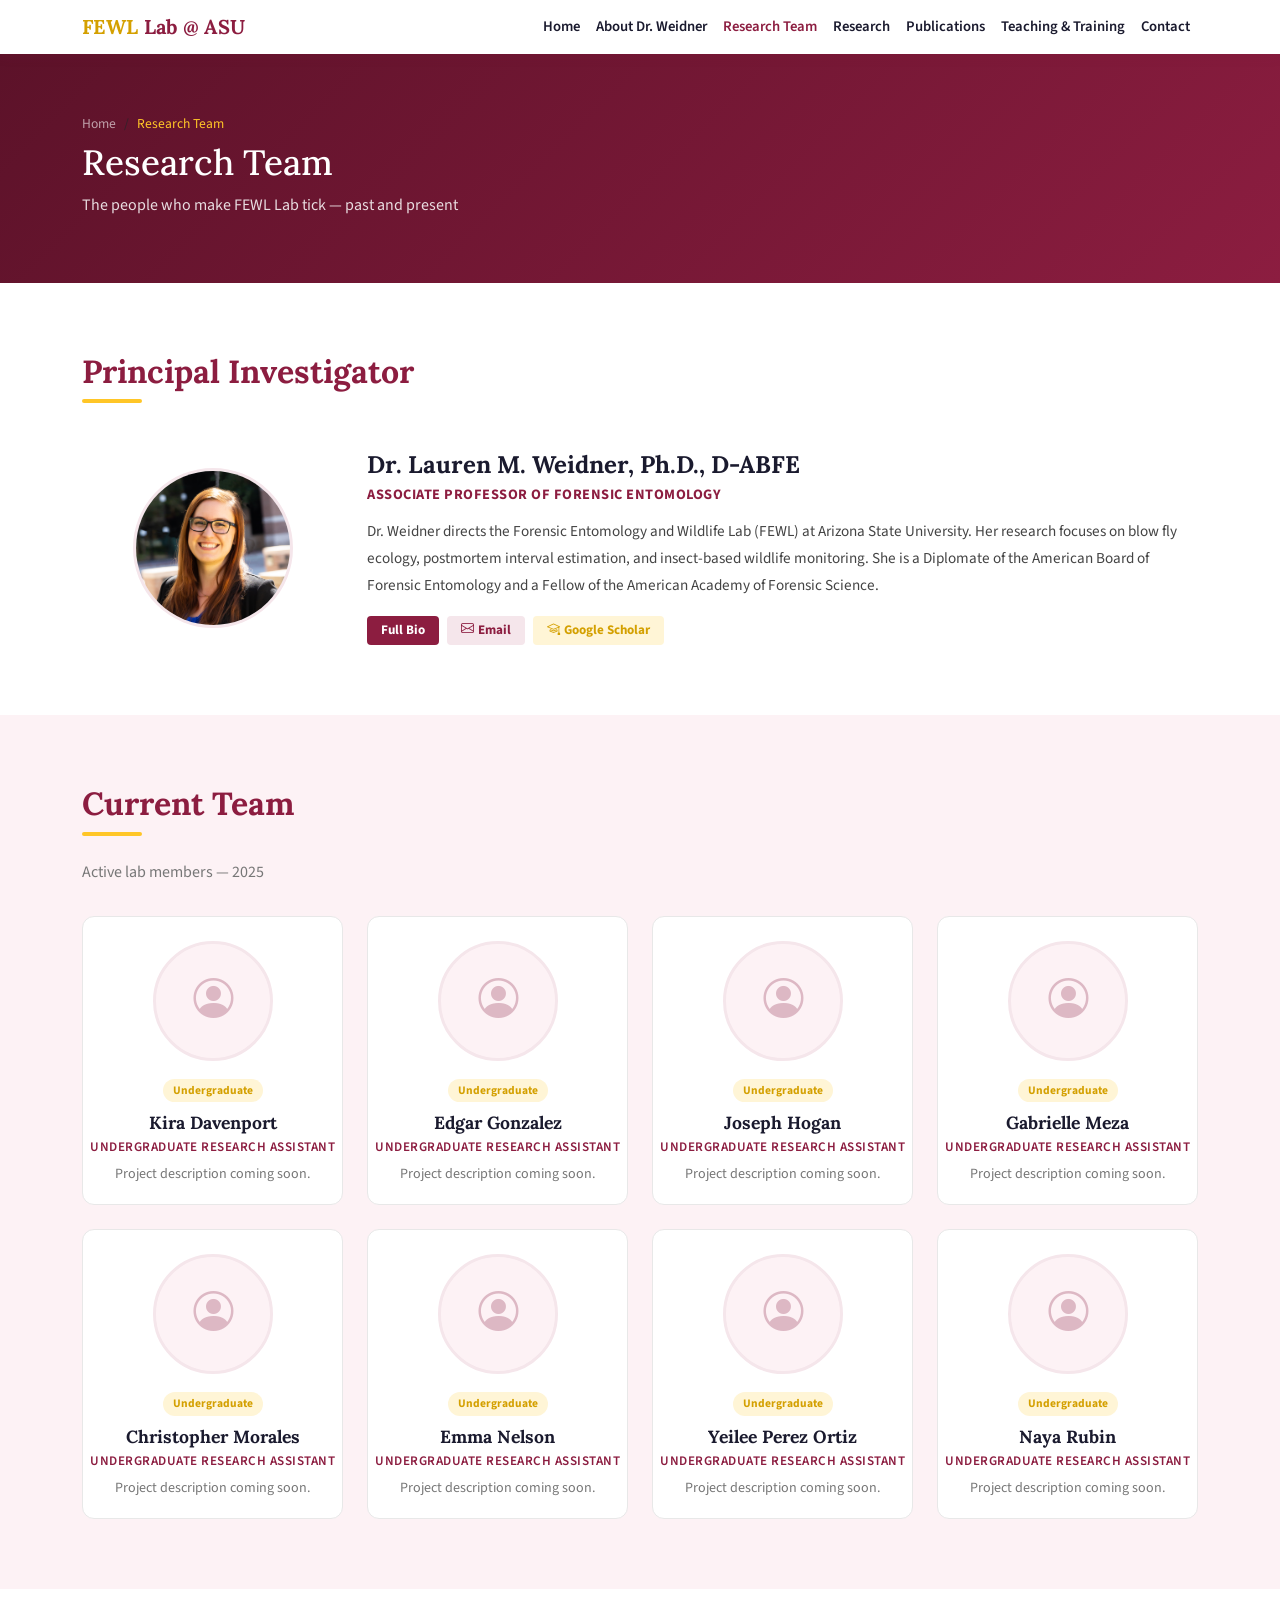
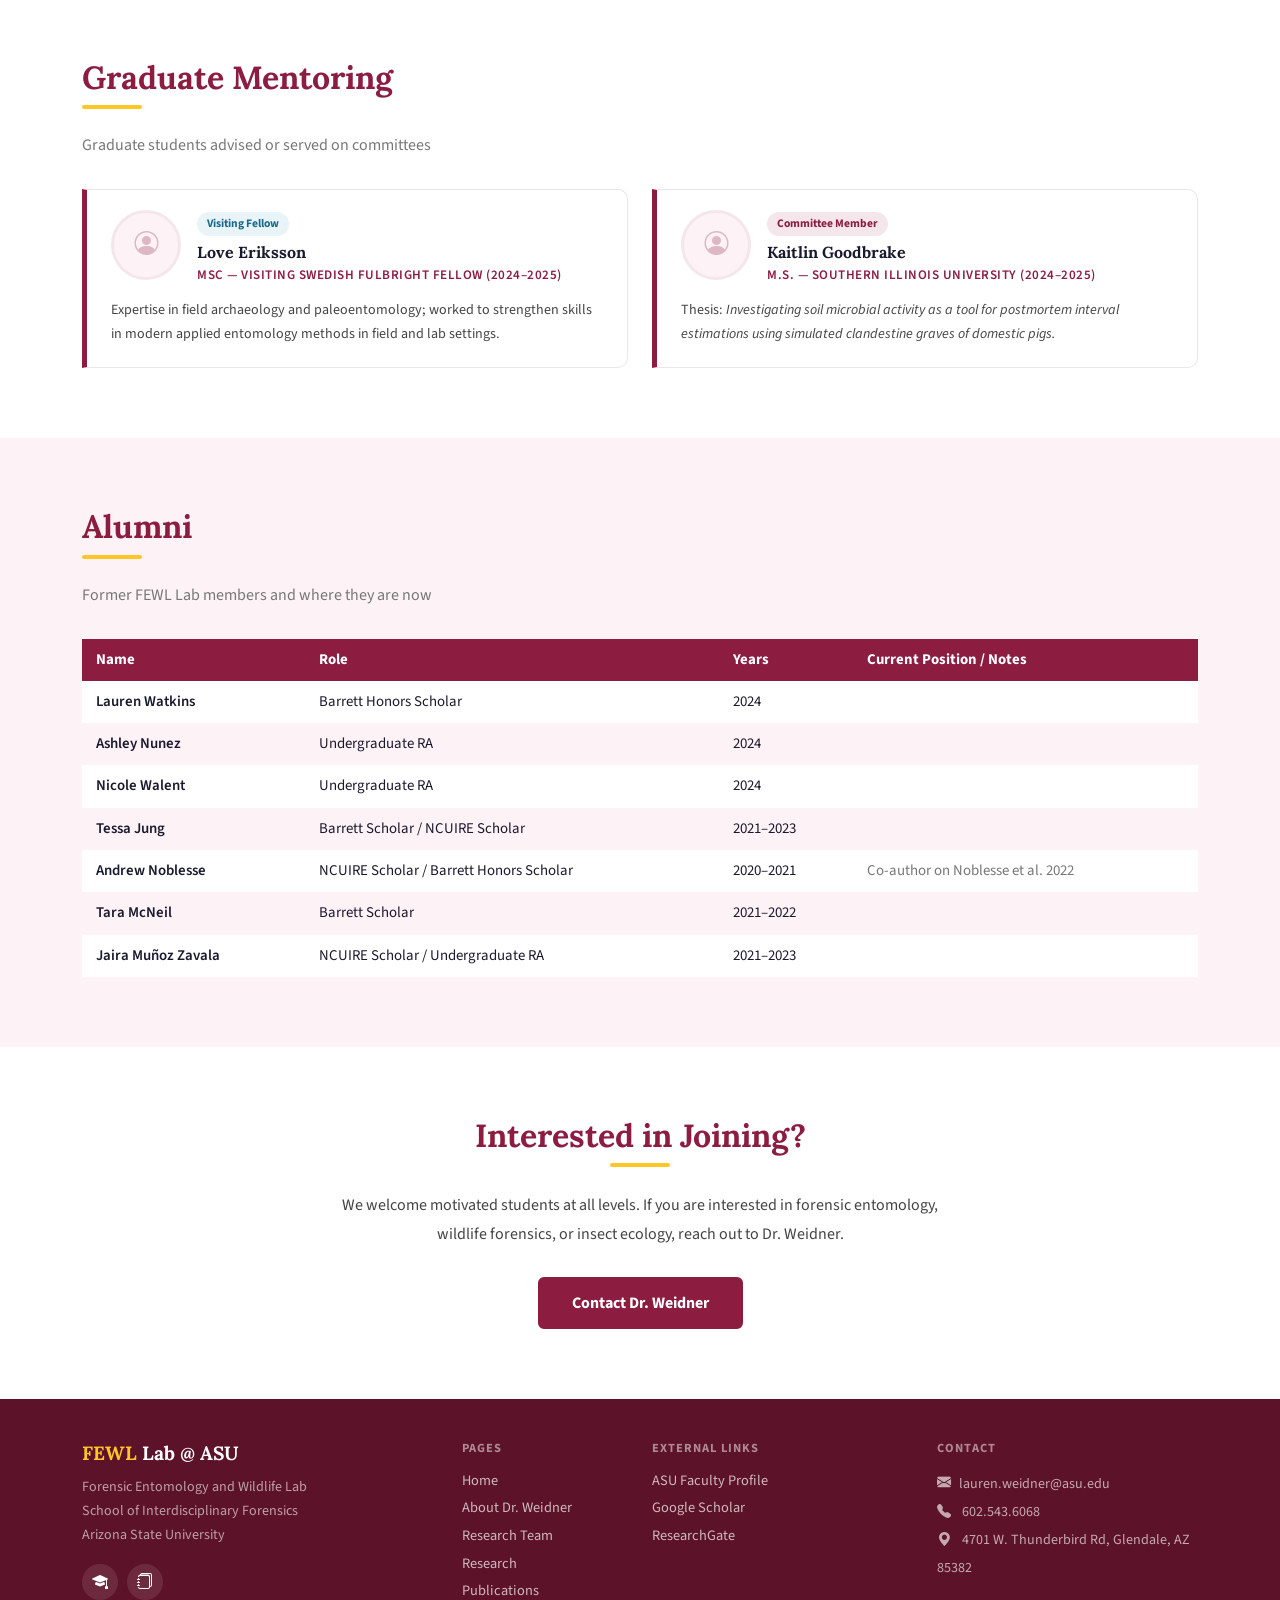
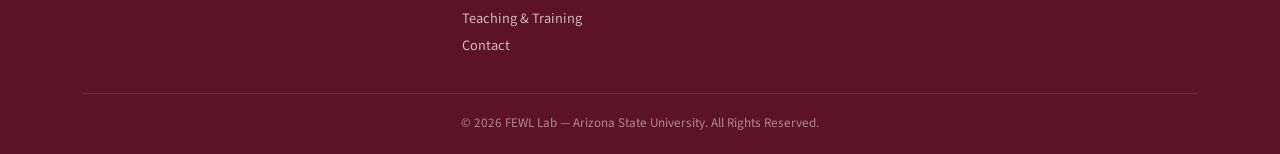
<file: team-update.html>
<!DOCTYPE html>
<html lang="en">
<head>
  <meta charset="utf-8">
  <meta name="viewport" content="width=device-width, initial-scale=1.0">
  <!--
  ================================================================
  Research Team — team.html
  ================================================================
  HOW TO ADD A NEW TEAM MEMBER:
  1. Save their photo to: assets/img/team/firstname-lastname.jpg
     (Recommended: 400×400px square, cropped to face/shoulders)
  2. Copy one of the <div class="col-md-4 col-lg-3"> blocks below
  3. Update: name, role, badge type, project description, photo src
  4. Move members to the Alumni section when they leave

  HOW TO ADD A PHOTO:
  - Replace the placeholder <div class="team-photo-wrap"> block
  - Use: <div class="team-photo-wrap">
           <img src="assets/img/team/firstname-lastname.jpg" alt="Name">
         </div>
  ================================================================
  -->
  <title>Research Team | FEWL Lab @ ASU</title>
  <link rel="icon" href="assets/img/favicon.png" type="image/png">
  <link href="https://fonts.googleapis.com/css2?family=Lora:wght@400;600;700&family=Source+Sans+3:wght@300;400;600;700&display=swap" rel="stylesheet">
  <link href="https://cdn.jsdelivr.net/npm/bootstrap@5.3.2/dist/css/bootstrap.min.css" rel="stylesheet">
  <link href="https://cdn.jsdelivr.net/npm/bootstrap-icons@1.11.3/font/bootstrap-icons.css" rel="stylesheet">
  <link href="assets/css/style.css" rel="stylesheet">
</head>
<body>

  <!-- NAVBAR -->
  <nav class="navbar navbar-expand-lg" id="navbar">
    <div class="container">
      <a class="navbar-brand" href="index.html"><span>FEWL</span> Lab @ ASU</a>
      <button class="navbar-toggler" type="button" data-bs-toggle="collapse" data-bs-target="#navMenu">
        <span class="navbar-toggler-icon"></span>
      </button>
      <div class="collapse navbar-collapse" id="navMenu">
        <ul class="navbar-nav ms-auto">
          <li class="nav-item"><a class="nav-link" href="index.html">Home</a></li>
          <li class="nav-item"><a class="nav-link" href="aboutme.html">About Dr. Weidner</a></li>
          <li class="nav-item"><a class="nav-link active" href="team.html">Research Team</a></li>
          <li class="nav-item"><a class="nav-link" href="research.html">Research</a></li>
          <li class="nav-item"><a class="nav-link" href="publications.html">Publications</a></li>
          <li class="nav-item"><a class="nav-link" href="teaching.html">Teaching &amp; Training</a></li>
          <li class="nav-item"><a class="nav-link" href="contact.html">Contact</a></li>
        </ul>
      </div>
    </div>
  </nav>

  <!-- PAGE HERO -->
  <div class="page-hero">
    <div class="container">
      <nav aria-label="breadcrumb">
        <ol class="breadcrumb mb-2" style="background:none; padding:0;">
          <li class="breadcrumb-item"><a href="index.html" style="color:rgba(255,255,255,0.6);">Home</a></li>
          <li class="breadcrumb-item active" style="color:var(--gold-main);">Research Team</li>
        </ol>
      </nav>
      <h1>Research Team</h1>
      <p>The people who make FEWL Lab tick — past and present</p>
    </div>
  </div>

  <!-- ============================================================
       PRINCIPAL INVESTIGATOR
       ============================================================ -->
  <section>
    <div class="container">

      <h2 class="section-title">Principal Investigator</h2>
      <div class="section-divider"></div>

      <div class="row g-4 align-items-center mt-1">
        <div class="col-md-3 text-center">
          <!--
          PI PHOTO — Replace placeholder with actual photo:
          <div class="team-photo-wrap" style="width:160px; height:160px; margin:0 auto;">
            <img src="assets/img/team/weidner-headshot.jpg" alt="Dr. Lauren Weidner">
          </div>
          -->
          
<div class="team-photo-wrap" style="width:160px; height:160px; margin:0 auto;">
            <img src="assets/img/team/weidner-headshot.jpg" alt="Dr. Lauren Weidner">
          </div>        </div>
        <div class="col-md-9">
          <h3 style="font-family:'Lora',serif; font-weight:700; font-size:1.5rem; margin-bottom:4px;">Dr. Lauren M. Weidner, Ph.D., D-ABFE</h3>
          <div style="color:var(--maroon-main); font-weight:700; font-size:0.9rem; text-transform:uppercase; letter-spacing:0.5px; margin-bottom:12px;">
            Associate Professor of Forensic Entomology
          </div>
          <p style="font-size:0.95rem; color:var(--text-mid); line-height:1.8;">
            Dr. Weidner directs the Forensic Entomology and Wildlife Lab (FEWL) at Arizona State University.
            Her research focuses on blow fly ecology, postmortem interval estimation, and insect-based
            wildlife monitoring. She is a Diplomate of the American Board of Forensic Entomology and
            a Fellow of the American Academy of Forensic Science.
          </p>
          <div style="display:flex; flex-wrap:wrap; gap:8px;">
            <a href="aboutme.html" style="font-size:0.82rem; font-weight:700; padding:5px 14px; border-radius:4px; background:var(--maroon-main); color:#fff; text-decoration:none;">Full Bio</a>
            <a href="mailto:lauren.weidner@asu.edu" style="font-size:0.82rem; font-weight:700; padding:5px 14px; border-radius:4px; background:var(--maroon-light); color:var(--maroon-main); text-decoration:none;"><i class="bi bi-envelope me-1"></i>Email</a>
            <a href="https://scholar.google.com/citations?user=yDFA4XUAAAAJ&hl=en" target="_blank" rel="noopener" style="font-size:0.82rem; font-weight:700; padding:5px 14px; border-radius:4px; background:var(--gold-light); color:var(--gold-dark); text-decoration:none;"><i class="bi bi-mortarboard me-1"></i>Google Scholar</a>
          </div>
        </div>
      </div>

    </div>
  </section>

  <!-- ============================================================
       CURRENT TEAM
       ============================================================ -->
  <section class="section-pale">
    <div class="container">

      <h2 class="section-title">Current Team</h2>
      <div class="section-divider"></div>
      <p class="section-subtitle">Active lab members — 2025</p>

      <div class="row g-4">

        <!--
        ════════════════════════════════════════════════════════
        TEMPLATE FOR A CURRENT TEAM MEMBER
        Copy this entire block and fill in the details.
        ════════════════════════════════════════════════════════
        <div class="col-md-4 col-lg-3">
          <div class="team-card">
            <div class="team-photo-wrap">
              OPTION A — With photo:
              <img src="assets/img/team/firstname-lastname.jpg" alt="Member Name">
              OPTION B — Placeholder (no photo yet):
              <div class="team-photo-placeholder"><i class="bi bi-person-circle"></i></div>
            </div>
            <span class="team-badge badge-grad">Graduate Student</span>  ← or badge-undergrad / badge-postdoc
            <div class="team-name">First Last</div>
            <div class="team-role">M.S. Student</div>  ← or Ph.D. / Undergrad RA / Postdoc
            <div class="team-project">
              Project: Brief description of their research project here.
            </div>
          </div>
        </div>
        ════════════════════════════════════════════════════════
        -->

        <!-- Current member 1: Kira Davenport (2025 UG RA) -->
        <div class="col-md-4 col-lg-3">
          <div class="team-card">
            <div class="team-photo-wrap">
              <!-- Replace with: <img src="assets/img/team/kira-davenport.jpg" alt="Kira Davenport"> -->
              <div class="team-photo-placeholder"><i class="bi bi-person-circle"></i></div>
            </div>
            <span class="team-badge badge-undergrad">Undergraduate</span>
            <div class="team-name">Kira Davenport</div>
            <div class="team-role">Undergraduate Research Assistant</div>
            <div class="team-project">
              <!-- TO EDIT: Add project description -->
              Project description coming soon.
            </div>
          </div>
        </div>

        <!-- Current member 2: Edgar Gonzalez -->
        <div class="col-md-4 col-lg-3">
          <div class="team-card">
            <div class="team-photo-wrap">
              <div class="team-photo-placeholder"><i class="bi bi-person-circle"></i></div>
            </div>
            <span class="team-badge badge-undergrad">Undergraduate</span>
            <div class="team-name">Edgar Gonzalez</div>
            <div class="team-role">Undergraduate Research Assistant</div>
            <div class="team-project">Project description coming soon.</div>
          </div>
        </div>

        <!-- Current member 3: Joseph Hogan -->
        <div class="col-md-4 col-lg-3">
          <div class="team-card">
            <div class="team-photo-wrap">
              <div class="team-photo-placeholder"><i class="bi bi-person-circle"></i></div>
            </div>
            <span class="team-badge badge-undergrad">Undergraduate</span>
            <div class="team-name">Joseph Hogan</div>
            <div class="team-role">Undergraduate Research Assistant</div>
            <div class="team-project">Project description coming soon.</div>
          </div>
        </div>

        <!-- Current member 4: Gabrielle Meza -->
        <div class="col-md-4 col-lg-3">
          <div class="team-card">
            <div class="team-photo-wrap">
              <div class="team-photo-placeholder"><i class="bi bi-person-circle"></i></div>
            </div>
            <span class="team-badge badge-undergrad">Undergraduate</span>
            <div class="team-name">Gabrielle Meza</div>
            <div class="team-role">Undergraduate Research Assistant</div>
            <div class="team-project">Project description coming soon.</div>
          </div>
        </div>

        <!-- Current member 5: Christopher Morales -->
        <div class="col-md-4 col-lg-3">
          <div class="team-card">
            <div class="team-photo-wrap">
              <div class="team-photo-placeholder"><i class="bi bi-person-circle"></i></div>
            </div>
            <span class="team-badge badge-undergrad">Undergraduate</span>
            <div class="team-name">Christopher Morales</div>
            <div class="team-role">Undergraduate Research Assistant</div>
            <div class="team-project">Project description coming soon.</div>
          </div>
        </div>

        <!-- Current member 6: Emma Nelson -->
        <div class="col-md-4 col-lg-3">
          <div class="team-card">
            <div class="team-photo-wrap">
              <div class="team-photo-placeholder"><i class="bi bi-person-circle"></i></div>
            </div>
            <span class="team-badge badge-undergrad">Undergraduate</span>
            <div class="team-name">Emma Nelson</div>
            <div class="team-role">Undergraduate Research Assistant</div>
            <div class="team-project">Project description coming soon.</div>
          </div>
        </div>

        <!-- Current member 7: Yeilee Perez Ortiz -->
        <div class="col-md-4 col-lg-3">
          <div class="team-card">
            <div class="team-photo-wrap">
              <div class="team-photo-placeholder"><i class="bi bi-person-circle"></i></div>
            </div>
            <span class="team-badge badge-undergrad">Undergraduate</span>
            <div class="team-name">Yeilee Perez Ortiz</div>
            <div class="team-role">Undergraduate Research Assistant</div>
            <div class="team-project">Project description coming soon.</div>
          </div>
        </div>

        <!-- Current member 8: Naya Rubin -->
        <div class="col-md-4 col-lg-3">
          <div class="team-card">
            <div class="team-photo-wrap">
              <div class="team-photo-placeholder"><i class="bi bi-person-circle"></i></div>
            </div>
            <span class="team-badge badge-undergrad">Undergraduate</span>
            <div class="team-name">Naya Rubin</div>
            <div class="team-role">Undergraduate Research Assistant</div>
            <div class="team-project">Project description coming soon.</div>
          </div>
        </div>

        <!-- ADD NEW MEMBERS HERE — copy the template block above -->

      </div>
    </div>
  </section>
  <!-- END CURRENT TEAM -->

  <!-- ============================================================
       GRADUATE MENTORING / COMMITTEE MEMBERS
       ============================================================ -->
  <section>
    <div class="container">

      <h2 class="section-title">Graduate Mentoring</h2>
      <div class="section-divider"></div>
      <p class="section-subtitle">Graduate students advised or served on committees</p>

      <div class="row g-4">

        <!-- Graduate member 1 -->
        <div class="col-md-6">
          <div style="background:var(--white); border:1px solid var(--border-light); border-left:5px solid var(--maroon-main); border-radius:0 10px 10px 0; padding:1.25rem 1.5rem;">
            <div class="team-photo-wrap" style="width:70px; height:70px; float:left; margin:0 1rem 0.5rem 0;">
              <!-- Replace with photo: <img src="assets/img/team/love-eriksson.jpg" alt="Love Eriksson"> -->
              <div class="team-photo-placeholder" style="font-size:1.5rem;"><i class="bi bi-person-circle"></i></div>
            </div>
            <span class="team-badge badge-postdoc" style="display:inline-block; margin-bottom:4px;">Visiting Fellow</span>
            <div class="team-name" style="font-size:1rem;">Love Eriksson</div>
            <div class="team-role">MSc — Visiting Swedish Fulbright Fellow (2024–2025)</div>
            <div style="clear:both;"></div>
            <p style="font-size:0.88rem; color:var(--text-mid); margin-top:8px; margin-bottom:0; line-height:1.7;">
              Expertise in field archaeology and paleoentomology; worked to strengthen skills in modern applied entomology methods in field and lab settings.
            </p>
          </div>
        </div>

        <!-- Graduate member 2 -->
        <div class="col-md-6">
          <div style="background:var(--white); border:1px solid var(--border-light); border-left:5px solid var(--maroon-main); border-radius:0 10px 10px 0; padding:1.25rem 1.5rem;">
            <div class="team-photo-wrap" style="width:70px; height:70px; float:left; margin:0 1rem 0.5rem 0;">
              <div class="team-photo-placeholder" style="font-size:1.5rem;"><i class="bi bi-person-circle"></i></div>
            </div>
            <span class="team-badge badge-grad" style="display:inline-block; margin-bottom:4px;">Committee Member</span>
            <div class="team-name" style="font-size:1rem;">Kaitlin Goodbrake</div>
            <div class="team-role">M.S. — Southern Illinois University (2024–2025)</div>
            <div style="clear:both;"></div>
            <p style="font-size:0.88rem; color:var(--text-mid); margin-top:8px; margin-bottom:0; line-height:1.7;">
              Thesis: <em>Investigating soil microbial activity as a tool for postmortem interval estimations using simulated clandestine graves of domestic pigs.</em>
            </p>
          </div>
        </div>

        <!-- ADD GRADUATE MEMBERS — copy a block above -->

      </div>
    </div>
  </section>

  <!-- ============================================================
       ALUMNI
       TO EDIT: Move current members here when they graduate/leave.
       Add year and what they went on to do.
       ============================================================ -->
  <section class="section-pale">
    <div class="container">

      <h2 class="section-title">Alumni</h2>
      <div class="section-divider"></div>
      <p class="section-subtitle">Former FEWL Lab members and where they are now</p>

      <!-- Alumni are listed in a simple table format for easy editing -->
      <div style="overflow-x:auto;">
        <table style="width:100%; border-collapse:collapse; font-size:0.93rem;">
          <thead>
            <tr style="background:var(--maroon-main); color:#fff;">
              <th style="padding:10px 14px; text-align:left; font-weight:700;">Name</th>
              <th style="padding:10px 14px; text-align:left; font-weight:700;">Role</th>
              <th style="padding:10px 14px; text-align:left; font-weight:700;">Years</th>
              <th style="padding:10px 14px; text-align:left; font-weight:700;">Current Position / Notes</th>
            </tr>
          </thead>
          <tbody>
            <!-- TO EDIT: Add rows for each alumnus.
                 Copy a <tr> block and fill in the cells.
                 Alternate rows are shaded automatically. -->

            <tr style="background:#fff;">
              <td style="padding:10px 14px; font-weight:600;">Lauren Watkins</td>
              <td style="padding:10px 14px;">Barrett Honors Scholar</td>
              <td style="padding:10px 14px;">2024</td>
              <td style="padding:10px 14px; color:var(--text-light);"><!-- TO EDIT: add current position --></td>
            </tr>
            <tr style="background:var(--maroon-pale);">
              <td style="padding:10px 14px; font-weight:600;">Ashley Nunez</td>
              <td style="padding:10px 14px;">Undergraduate RA</td>
              <td style="padding:10px 14px;">2024</td>
              <td style="padding:10px 14px; color:var(--text-light);"></td>
            </tr>
            <tr style="background:#fff;">
              <td style="padding:10px 14px; font-weight:600;">Nicole Walent</td>
              <td style="padding:10px 14px;">Undergraduate RA</td>
              <td style="padding:10px 14px;">2024</td>
              <td style="padding:10px 14px; color:var(--text-light);"></td>
            </tr>
            <tr style="background:var(--maroon-pale);">
              <td style="padding:10px 14px; font-weight:600;">Tessa Jung</td>
              <td style="padding:10px 14px;">Barrett Scholar / NCUIRE Scholar</td>
              <td style="padding:10px 14px;">2021–2023</td>
              <td style="padding:10px 14px; color:var(--text-light);"></td>
            </tr>
            <tr style="background:#fff;">
              <td style="padding:10px 14px; font-weight:600;">Andrew Noblesse</td>
              <td style="padding:10px 14px;">NCUIRE Scholar / Barrett Honors Scholar</td>
              <td style="padding:10px 14px;">2020–2021</td>
              <td style="padding:10px 14px; color:var(--text-light);">Co-author on Noblesse et al. 2022</td>
            </tr>
            <tr style="background:var(--maroon-pale);">
              <td style="padding:10px 14px; font-weight:600;">Tara McNeil</td>
              <td style="padding:10px 14px;">Barrett Scholar</td>
              <td style="padding:10px 14px;">2021–2022</td>
              <td style="padding:10px 14px; color:var(--text-light);"></td>
            </tr>
            <tr style="background:#fff;">
              <td style="padding:10px 14px; font-weight:600;">Jaira Muñoz Zavala</td>
              <td style="padding:10px 14px;">NCUIRE Scholar / Undergraduate RA</td>
              <td style="padding:10px 14px;">2021–2023</td>
              <td style="padding:10px 14px; color:var(--text-light);"></td>
            </tr>
            <!-- ADD MORE ALUMNI — copy a <tr> block above -->
          </tbody>
        </table>
      </div>

    </div>
  </section>
  <!-- END ALUMNI -->

  <!-- JOIN CTA -->
  <section>
    <div class="container text-center" style="max-width:640px;">
      <h2 class="section-title">Interested in Joining?</h2>
      <div class="section-divider mx-auto"></div>
      <p style="font-size:1rem; color:var(--text-mid); line-height:1.8; margin-bottom:1.75rem;">
        We welcome motivated students at all levels. If you are interested in forensic
        entomology, wildlife forensics, or insect ecology, reach out to Dr. Weidner.
      </p>
      <a href="contact.html" class="btn-maroon" style="display:inline-block; padding:12px 32px; border-radius:6px; font-weight:700; color:#fff; background:var(--maroon-main); text-decoration:none; font-size:1rem;">Contact Dr. Weidner</a>
    </div>
  </section>

  <!-- FOOTER -->
  <footer id="footer">
    <div class="container">
      <div class="row g-4">
        <div class="col-lg-4">
          <div class="footer-logo mb-2"><span>FEWL</span> Lab @ ASU</div>
          <p style="font-size:0.88rem; opacity:0.75; line-height:1.7;">Forensic Entomology and Wildlife Lab<br>School of Interdisciplinary Forensics<br>Arizona State University</p>
          <div class="social-icons mt-2">
            <a href="https://scholar.google.com/citations?user=yDFA4XUAAAAJ&hl=en" title="Google Scholar" target="_blank" rel="noopener"><i class="bi bi-mortarboard-fill"></i></a>
            <a href="https://www.researchgate.net/profile/Lauren-Weidner-3" title="ResearchGate" target="_blank" rel="noopener"><i class="bi bi-journals"></i></a>
          </div>
        </div>
        <div class="col-lg-2 footer-links">
          <div style="font-size:0.78rem; font-weight:700; letter-spacing:1px; text-transform:uppercase; color:rgba(255,255,255,0.5); margin-bottom:12px;">Pages</div>
          <a href="index.html">Home</a>
          <a href="aboutme.html">About Dr. Weidner</a>
          <a href="team.html">Research Team</a>
          <a href="research.html">Research</a>
          <a href="publications.html">Publications</a>
          <a href="teaching.html">Teaching &amp; Training</a>
          <a href="contact.html">Contact</a>
        </div>
        <div class="col-lg-3 footer-links">
          <div style="font-size:0.78rem; font-weight:700; letter-spacing:1px; text-transform:uppercase; color:rgba(255,255,255,0.5); margin-bottom:12px;">External Links</div>
          <a href="https://search.asu.edu/profile/3334658" target="_blank" rel="noopener">ASU Faculty Profile</a>
          <a href="https://scholar.google.com/citations?user=yDFA4XUAAAAJ&hl=en" target="_blank" rel="noopener">Google Scholar</a>
          <a href="https://www.researchgate.net/profile/Lauren-Weidner-3" target="_blank" rel="noopener">ResearchGate</a>
        </div>
        <div class="col-lg-3">
          <div style="font-size:0.78rem; font-weight:700; letter-spacing:1px; text-transform:uppercase; color:rgba(255,255,255,0.5); margin-bottom:12px;">Contact</div>
          <div style="font-size:0.88rem; opacity:0.8; line-height:2;">
            <i class="bi bi-envelope-fill me-2"></i><a href="mailto:lauren.weidner@asu.edu" style="color:rgba(255,255,255,0.8);">lauren.weidner@asu.edu</a><br>
            <i class="bi bi-telephone-fill me-2"></i> 602.543.6068<br>
            <i class="bi bi-geo-alt-fill me-2"></i> 4701 W. Thunderbird Rd, Glendale, AZ 85382
          </div>
        </div>
      </div>
      <div class="footer-bottom text-center">
        &copy; <script>document.write(new Date().getFullYear())</script> FEWL Lab &mdash; Arizona State University. All Rights Reserved.
      </div>
    </div>
  </footer>

  <script src="https://cdn.jsdelivr.net/npm/bootstrap@5.3.2/dist/js/bootstrap.bundle.min.js"></script>
</body>
</html>
</file>
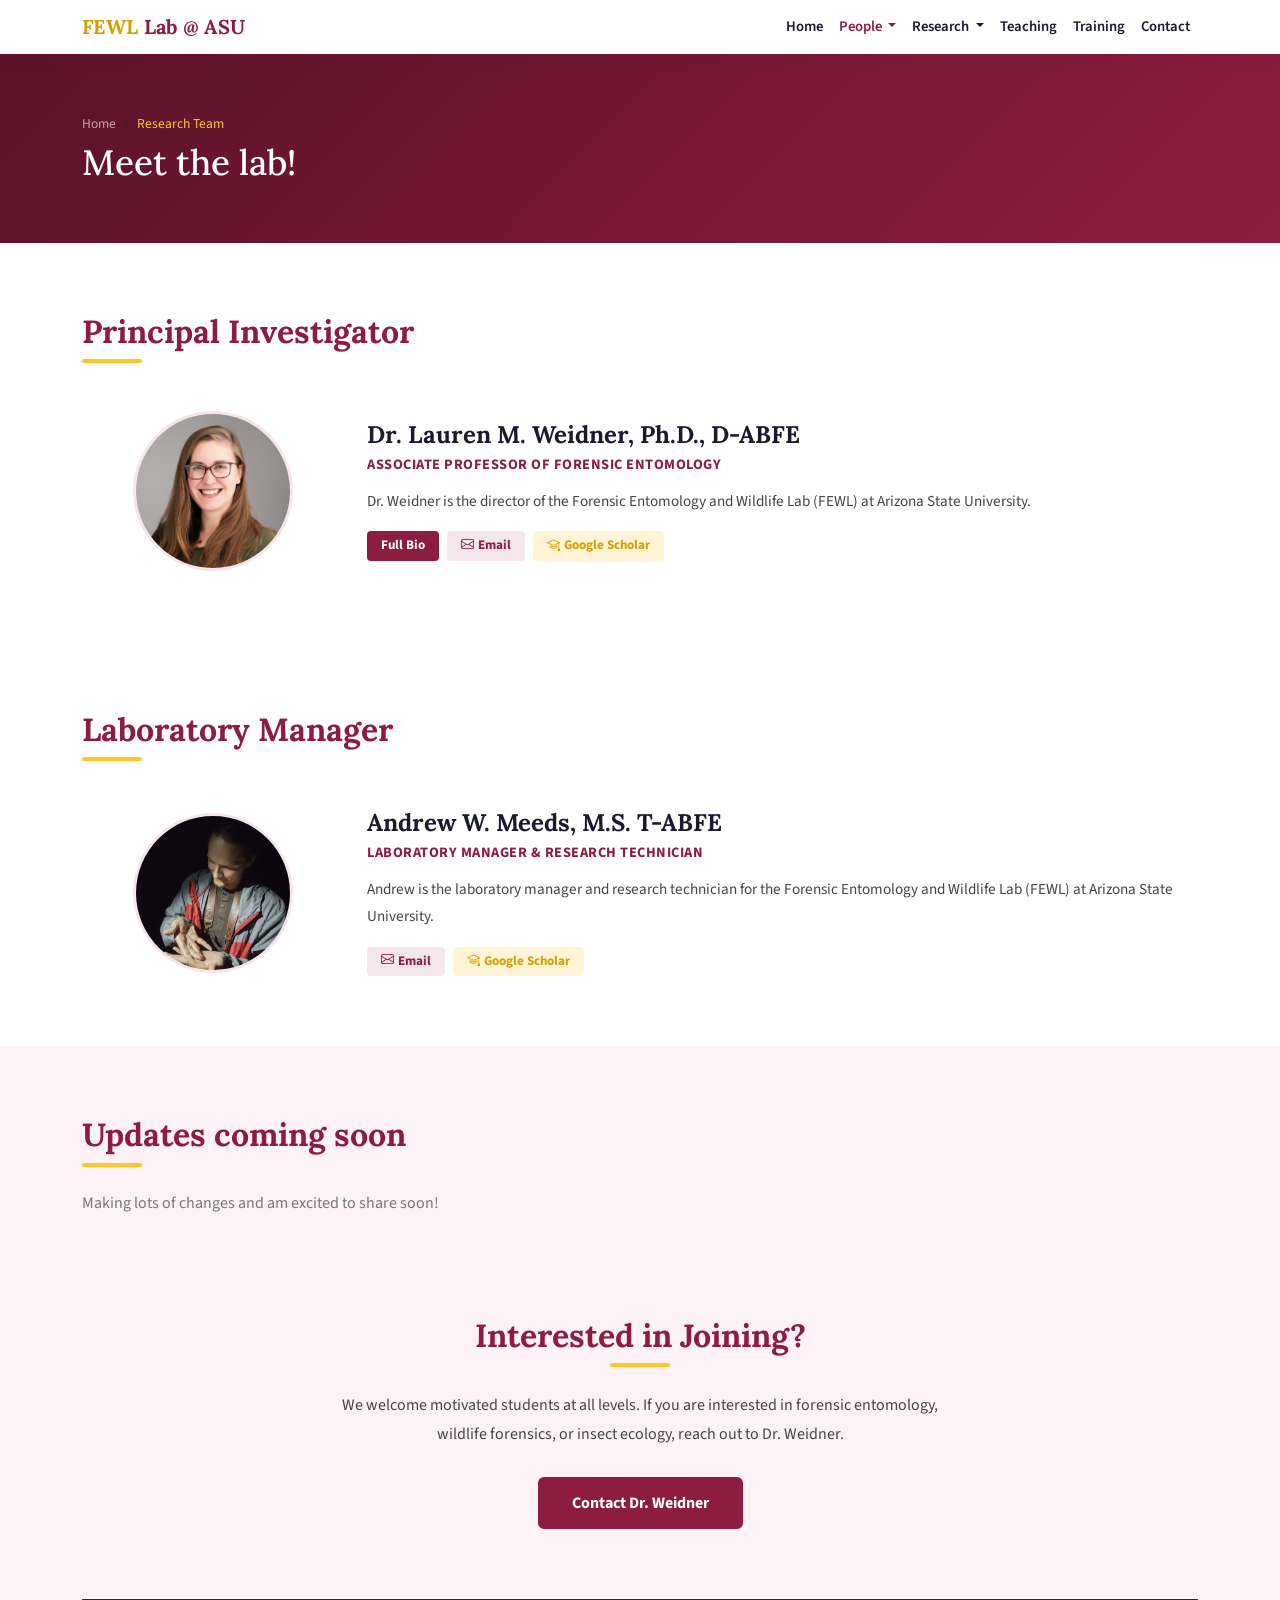
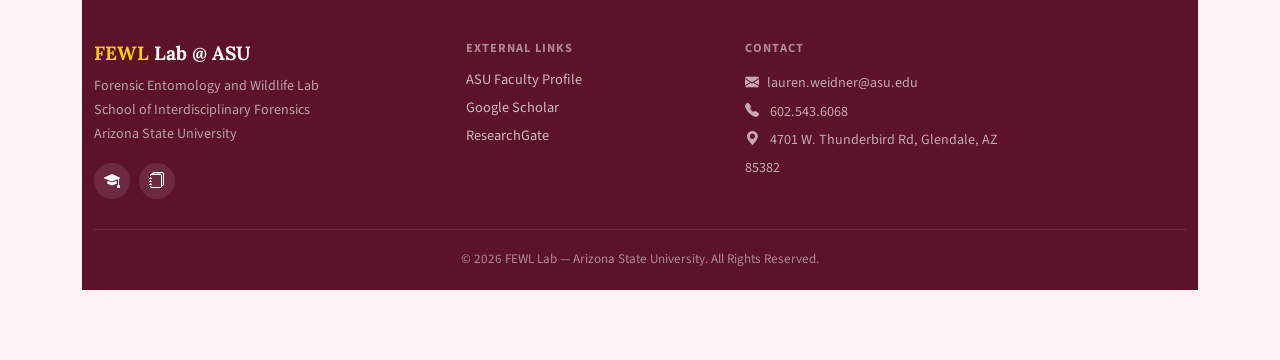
<file: team.html>
<!DOCTYPE html>
<html lang="en">
<head>
  <meta charset="utf-8">
  <meta name="viewport" content="width=device-width, initial-scale=1.0">
  <!--
  ================================================================
  Research Team — team.html
  ================================================================
  HOW TO ADD A NEW TEAM MEMBER:
  1. Save their photo to: assets/img/team/firstname-lastname.jpg
     (Recommended: 400×400px square, cropped to face/shoulders)
  2. Copy one of the <div class="col-md-4 col-lg-3"> blocks below
  3. Update: name, role, badge type, project description, photo src
  4. Move members to the Alumni section when they leave

  HOW TO ADD A PHOTO:
  - Replace the placeholder <div class="team-photo-wrap"> block
  - Use: <div class="team-photo-wrap">
           <img src="assets/img/team/firstname-lastname.jpg" alt="Name">
         </div>
  ================================================================
  -->
  <title>Research Team | FEWL Lab @ ASU</title>
  <link rel="icon" href="assets/img/favicon.png" type="image/png">
  <link href="https://fonts.googleapis.com/css2?family=Lora:wght@400;600;700&family=Source+Sans+3:wght@300;400;600;700&display=swap" rel="stylesheet">
  <link href="https://cdn.jsdelivr.net/npm/bootstrap@5.3.2/dist/css/bootstrap.min.css" rel="stylesheet">
  <link href="https://cdn.jsdelivr.net/npm/bootstrap-icons@1.11.3/font/bootstrap-icons.css" rel="stylesheet">
  <link href="assets/css/style.css" rel="stylesheet">
</head>
<body>

  <!-- NAVBAR -->
  <nav class="navbar navbar-expand-lg" id="navbar">
  <div class="container">
    <a class="navbar-brand" href="index.html"><span>FEWL</span> Lab @ ASU</a>
    <button class="navbar-toggler" type="button" data-bs-toggle="collapse" data-bs-target="#navMenu">
      <span class="navbar-toggler-icon"></span>
    </button>
    <div class="collapse navbar-collapse" id="navMenu">
      <ul class="navbar-nav ms-auto">

        <li class="nav-item"><a class="nav-link" href="index.html">Home</a></li>

        <!-- People dropdown: About, Team, Alumni -->
        <li class="nav-item dropdown">
          <a class="nav-link dropdown-toggle active" href="#" role="button" data-bs-toggle="dropdown">
            People
          </a>
          <ul class="dropdown-menu">
            <li><a class="dropdown-item" href="aboutme.html">About Dr. Weidner</a></li>
            <li><a class="dropdown-item" href="team.html">Research Team</a></li>
            <li><a class="dropdown-item" href="alumni.html">Alumni</a></li>
          </ul>
        </li>

        <!-- Research dropdown: Research areas, Publications -->
        <li class="nav-item dropdown">
          <a class="nav-link dropdown-toggle" href="#" role="button" data-bs-toggle="dropdown">
            Research
          </a>
          <ul class="dropdown-menu">
            <li><a class="dropdown-item" href="research.html">Research Areas</a></li>
            <li><a class="dropdown-item" href="publications.html">Publications</a></li>
          </ul>
        </li>

        <li class="nav-item"><a class="nav-link" href="teaching.html">Teaching</a></li>
        <li class="nav-item"><a class="nav-link" href="training.html">Training</a></li>
        <li class="nav-item"><a class="nav-link" href="contact.html">Contact</a></li>

      </ul>
    </div>
  </div>
</nav>


  <!-- PAGE HERO -->
  <div class="page-hero">
    <div class="container">
      <nav aria-label="breadcrumb">
        <ol class="breadcrumb mb-2" style="background:none; padding:0;">
          <li class="breadcrumb-item"><a href="index.html" style="color:rgba(255,255,255,0.6);">Home</a></li>
          <li class="breadcrumb-item active" style="color:var(--gold-main);">Research Team</li>
        </ol>
      </nav>
      <h1>Meet the lab!</h1>
    </div>
  </div>

  <!-- ============================================================
       PRINCIPAL INVESTIGATOR
       ============================================================ -->
  <section>
    <div class="container">

      <h2 class="section-title">Principal Investigator</h2>
      <div class="section-divider"></div>

      <div class="row g-4 align-items-center mt-1">
        <div class="col-md-3 text-center">
          <!--
          PI PHOTO — Replace placeholder with actual photo:
          <div class="team-photo-wrap" style="width:160px; height:160px; margin:0 auto;">
            <img src="assets/img/team/weidner-headshot.jpg" alt="Dr. Lauren Weidner">
          </div>
          -->
          
<div class="team-photo-wrap" style="width:160px; height:160px; margin:0 auto;">
            <img src="assets/img/team/headshot-new.png" alt="Dr. Lauren Weidner">
          </div>        </div>
        <div class="col-md-9">
          <h3 style="font-family:'Lora',serif; font-weight:700; font-size:1.5rem; margin-bottom:4px;">Dr. Lauren M. Weidner, Ph.D., D-ABFE</h3>
          <div style="color:var(--maroon-main); font-weight:700; font-size:0.9rem; text-transform:uppercase; letter-spacing:0.5px; margin-bottom:12px;">
            Associate Professor of Forensic Entomology
          </div>
          <p style="font-size:0.95rem; color:var(--text-mid); line-height:1.8;">
            Dr. Weidner is the director of the Forensic Entomology and Wildlife Lab (FEWL) at Arizona State University.
          </p>
          <div style="display:flex; flex-wrap:wrap; gap:8px;">
            <a href="aboutme.html" style="font-size:0.82rem; font-weight:700; padding:5px 14px; border-radius:4px; background:var(--maroon-main); color:#fff; text-decoration:none;">Full Bio</a>
            <a href="mailto:lauren.weidner@asu.edu" style="font-size:0.82rem; font-weight:700; padding:5px 14px; border-radius:4px; background:var(--maroon-light); color:var(--maroon-main); text-decoration:none;"><i class="bi bi-envelope me-1"></i>Email</a>
            <a href="https://scholar.google.com/citations?user=yDFA4XUAAAAJ&hl=en" target="_blank" rel="noopener" style="font-size:0.82rem; font-weight:700; padding:5px 14px; border-radius:4px; background:var(--gold-light); color:var(--gold-dark); text-decoration:none;"><i class="bi bi-mortarboard me-1"></i>Google Scholar</a>
          </div>
        </div>
      </div>

    </div>
  </section>
 <section>
    <div class="container">

      <h2 class="section-title">Laboratory Manager</h2>
      <div class="section-divider"></div>

      <div class="row g-4 align-items-center mt-1">
        <div class="col-md-3 text-center">
          <!--
          PI PHOTO — Replace placeholder with actual photo:
          <div class="team-photo-wrap" style="width:160px; height:160px; margin:0 auto;">
            <img src="assets/img/team/weidner-headshot.jpg" alt="Dr. Lauren Weidner">
          </div>
          -->
          
<div class="team-photo-wrap" style="width:160px; height:160px; margin:0 auto;">
            <img src="assets/img/team/prof.jpg" alt="Dr. Lauren Weidner">
          </div>        </div>
        <div class="col-md-9">
          <h3 style="font-family:'Lora',serif; font-weight:700; font-size:1.5rem; margin-bottom:4px;">Andrew W. Meeds, M.S. T-ABFE</h3>
          <div style="color:var(--maroon-main); font-weight:700; font-size:0.9rem; text-transform:uppercase; letter-spacing:0.5px; margin-bottom:12px;">
            Laboratory Manager &amp Research Technician
          </div>
          <p style="font-size:0.95rem; color:var(--text-mid); line-height:1.8;">
            Andrew is the laboratory manager and research technician for the Forensic Entomology and Wildlife Lab (FEWL) at Arizona State University.
          </p>
          <div style="display:flex; flex-wrap:wrap; gap:8px;">

            <a href="mailto:ameeds@asu.edu" style="font-size:0.82rem; font-weight:700; padding:5px 14px; border-radius:4px; background:var(--maroon-light); color:var(--maroon-main); text-decoration:none;"><i class="bi bi-envelope me-1"></i>Email</a>
            <a href="https://scholar.google.com/citations?user=A_HH5iYAAAAJ&hl=en&oi=sra" target="_blank" rel="noopener" style="font-size:0.82rem; font-weight:700; padding:5px 14px; border-radius:4px; background:var(--gold-light); color:var(--gold-dark); text-decoration:none;"><i class="bi bi-mortarboard me-1"></i>Google Scholar</a>
          </div>
        </div>
      </div>

    </div>
  </section>
 
  <!-- ============================================================
       To updage

       ============================================================ -->
 <section class="section-pale">
    <div class="container">

      <h2 class="section-title">Updates coming soon</h2>
      <div class="section-divider"></div>
      <p class="section-subtitle">Making lots of changes and am excited to share soon!</p>

  <!-- JOIN CTA -->
  <section>
    <div class="container text-center" style="max-width:640px;">
      <h2 class="section-title">Interested in Joining?</h2>
      <div class="section-divider mx-auto"></div>
      <p style="font-size:1rem; color:var(--text-mid); line-height:1.8; margin-bottom:1.75rem;">
        We welcome motivated students at all levels. If you are interested in forensic
        entomology, wildlife forensics, or insect ecology, reach out to Dr. Weidner.
      </p>
      <a href="contact.html" class="btn-maroon" style="display:inline-block; padding:12px 32px; border-radius:6px; font-weight:700; color:#fff; background:var(--maroon-main); text-decoration:none; font-size:1rem;">Contact Dr. Weidner</a>
    </div>
  </section>

  <!-- FOOTER -->
  <footer id="footer">
    <div class="container">
      <div class="row g-4">
        <div class="col-lg-4">
          <div class="footer-logo mb-2"><span>FEWL</span> Lab @ ASU</div>
          <p style="font-size:0.88rem; opacity:0.75; line-height:1.7;">Forensic Entomology and Wildlife Lab<br>School of Interdisciplinary Forensics<br>Arizona State University</p>
          <div class="social-icons mt-2">
            <a href="https://scholar.google.com/citations?user=yDFA4XUAAAAJ&hl=en" title="Google Scholar" target="_blank" rel="noopener"><i class="bi bi-mortarboard-fill"></i></a>
            <a href="https://www.researchgate.net/profile/Lauren-Weidner-3" title="ResearchGate" target="_blank" rel="noopener"><i class="bi bi-journals"></i></a>
          </div>
        </div>
        <div class="col-lg-3 footer-links">
          <div style="font-size:0.78rem; font-weight:700; letter-spacing:1px; text-transform:uppercase; color:rgba(255,255,255,0.5); margin-bottom:12px;">External Links</div>
          <a href="https://search.asu.edu/profile/3334658" target="_blank" rel="noopener">ASU Faculty Profile</a>
          <a href="https://scholar.google.com/citations?user=yDFA4XUAAAAJ&hl=en" target="_blank" rel="noopener">Google Scholar</a>
          <a href="https://www.researchgate.net/profile/Lauren-Weidner-3" target="_blank" rel="noopener">ResearchGate</a>
        </div>
        <div class="col-lg-3">
          <div style="font-size:0.78rem; font-weight:700; letter-spacing:1px; text-transform:uppercase; color:rgba(255,255,255,0.5); margin-bottom:12px;">Contact</div>
          <div style="font-size:0.88rem; opacity:0.8; line-height:2;">
            <i class="bi bi-envelope-fill me-2"></i><a href="mailto:lauren.weidner@asu.edu" style="color:rgba(255,255,255,0.8);">lauren.weidner@asu.edu</a><br>
            <i class="bi bi-telephone-fill me-2"></i> 602.543.6068<br>
            <i class="bi bi-geo-alt-fill me-2"></i> 4701 W. Thunderbird Rd, Glendale, AZ 85382
          </div>
        </div>
      </div>
      <div class="footer-bottom text-center">
        &copy; <script>document.write(new Date().getFullYear())</script> FEWL Lab &mdash; Arizona State University. All Rights Reserved.
      </div>
    </div>
  </footer>

  <script src="https://cdn.jsdelivr.net/npm/bootstrap@5.3.2/dist/js/bootstrap.bundle.min.js"></script>
</body>
</html>
</file>
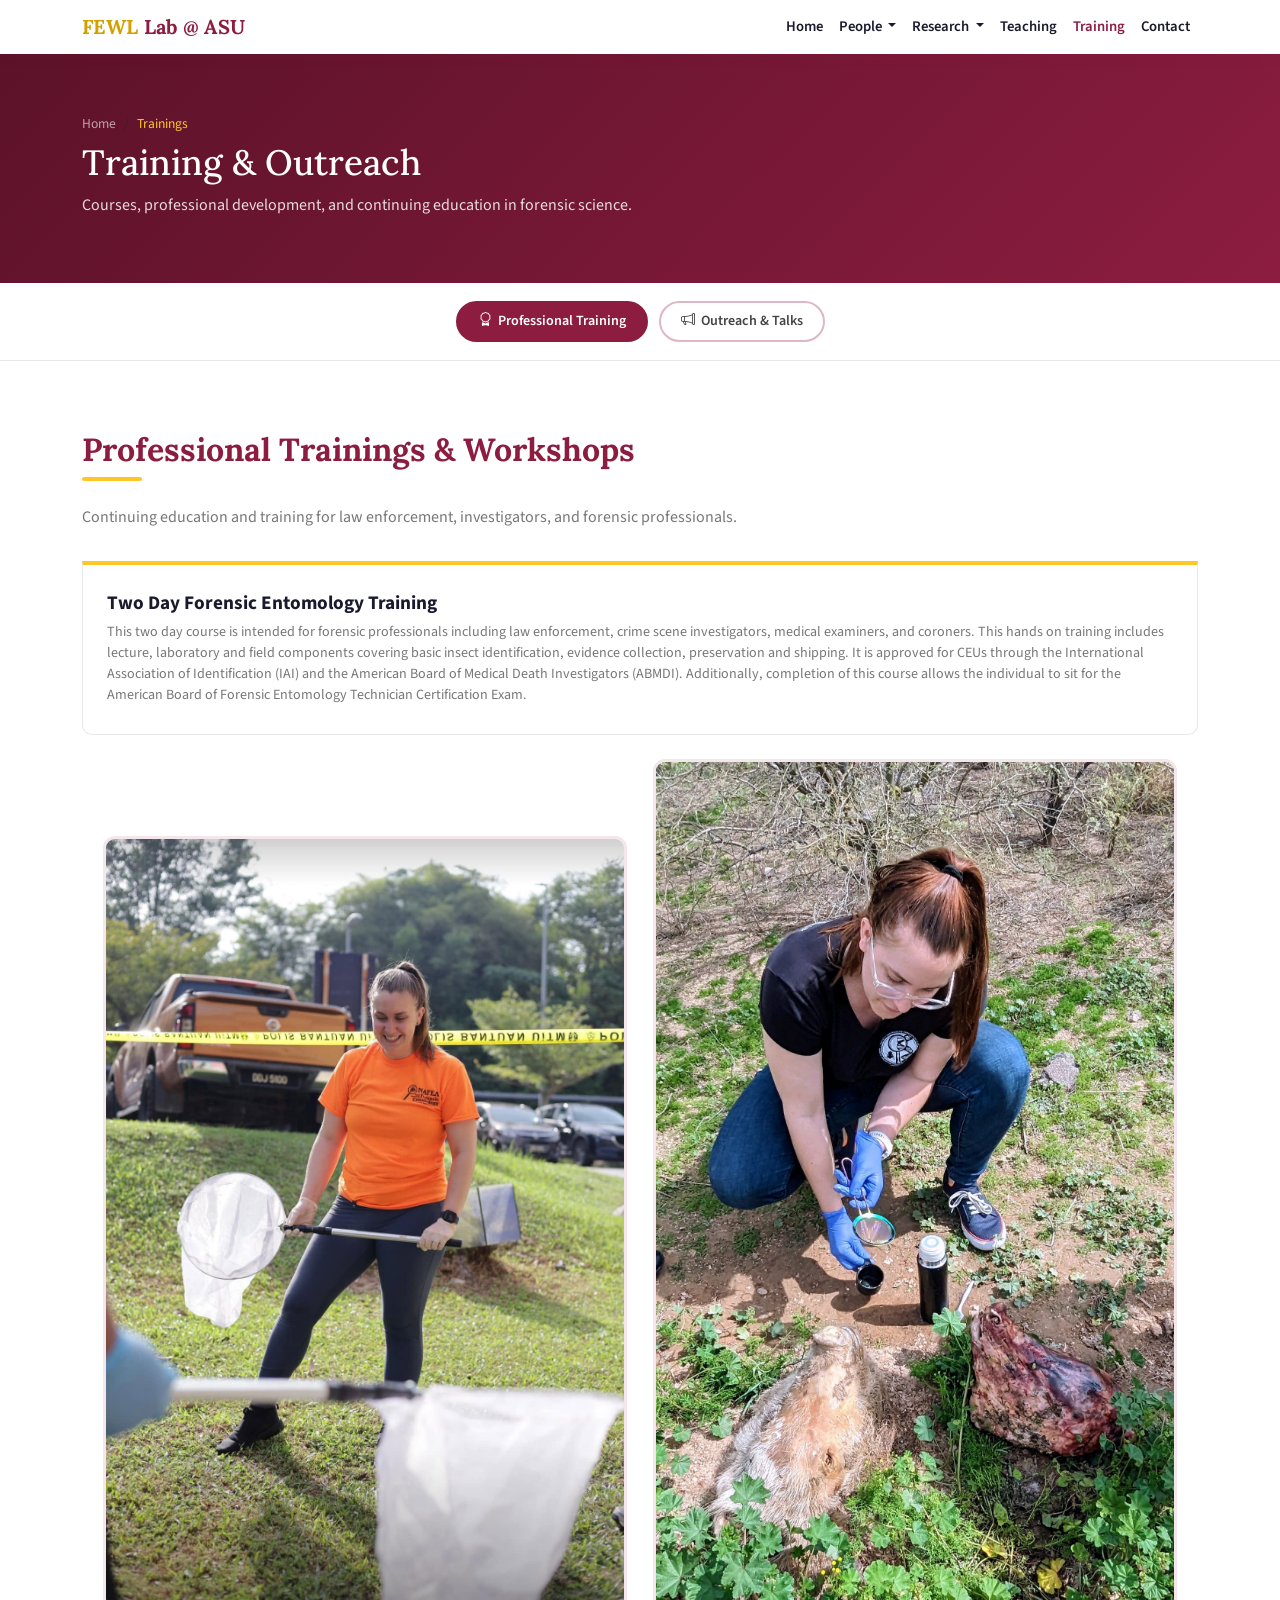
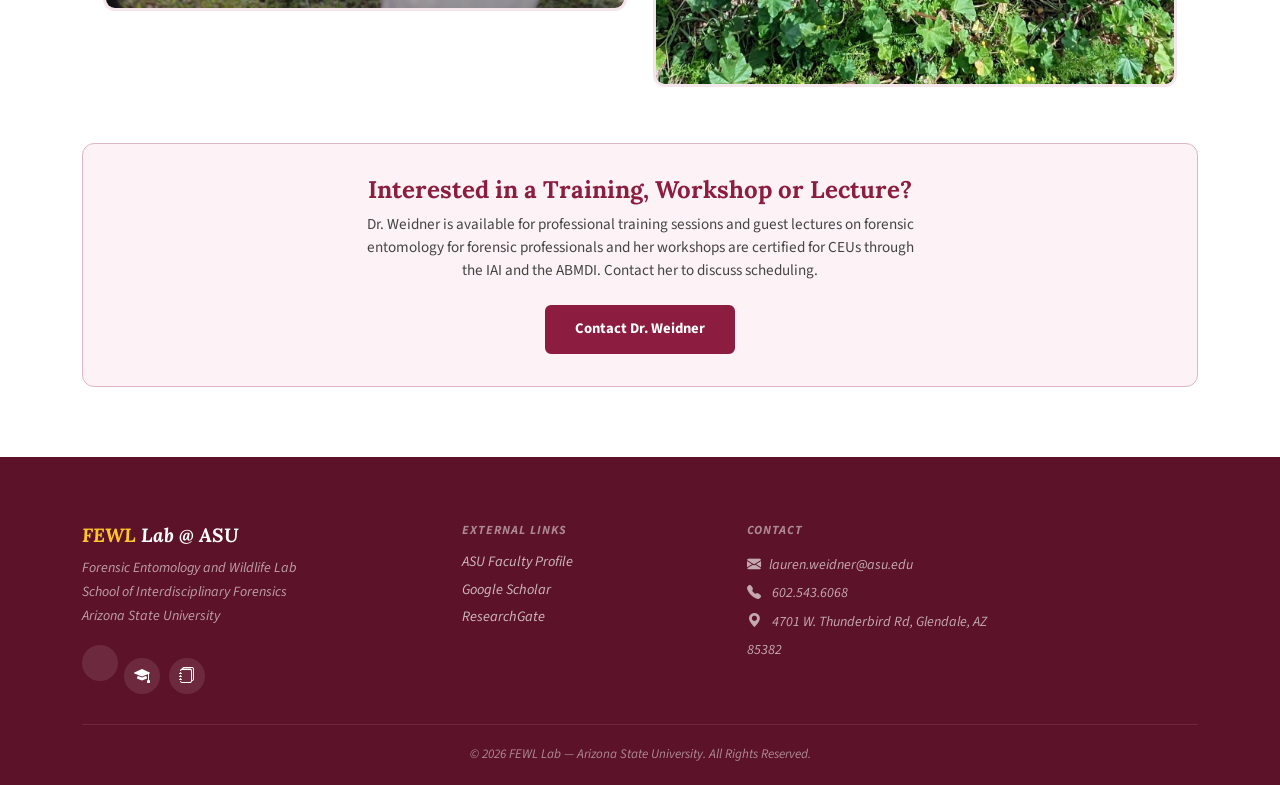
<file: training.html>
<!DOCTYPE html>
<html lang="en">
<head>
  <meta charset="utf-8">
  <meta name="viewport" content="width=device-width, initial-scale=1.0">
  <!--
  ================================================================
  Teaching & Training — teaching.html
  ================================================================
  HOW TO ADD A NEW COURSE:
  1. Find the correct university section below
  2. Copy a <div class="course-card"> block
  3. Fill in: course code, name, semesters taught, description
  4. To add a syllabus: uncomment the syllabus button line and
     save the PDF to: assets/syllabi/COURSECODE-SEMESTER.pdf

  HOW TO ADD A CONTINUING EDUCATION / TRAINING SESSION:
  Find the "Professional Training & Workshops" section and
  copy a training card block.

  NOTES:
  ** = Designed and developed course
  *** = Redesigned course
  TA = Teaching Assistantship
  ================================================================
  -->
  <title>Training | FEWL Lab @ ASU</title>
  <link rel="icon" href="assets/img/favicon.png" type="image/png">
  <link href="https://fonts.googleapis.com/css2?family=Lora:wght@400;600;700&family=Source+Sans+3:wght@300;400;600;700&display=swap" rel="stylesheet">
  <link href="https://cdn.jsdelivr.net/npm/bootstrap@5.3.2/dist/css/bootstrap.min.css" rel="stylesheet">
  <link href="https://cdn.jsdelivr.net/npm/bootstrap-icons@1.11.3/font/bootstrap-icons.css" rel="stylesheet">
  <link href="assets/css/style.css" rel="stylesheet">
</head>
<body>

  <!-- NAVBAR -->
    <nav class="navbar navbar-expand-lg" id="navbar">
  <div class="container">
    <a class="navbar-brand" href="index.html"><span>FEWL</span> Lab @ ASU</a>
    <button class="navbar-toggler" type="button" data-bs-toggle="collapse" data-bs-target="#navMenu">
      <span class="navbar-toggler-icon"></span>
    </button>
    <div class="collapse navbar-collapse" id="navMenu">
      <ul class="navbar-nav ms-auto">

        <li class="nav-item"><a class="nav-link" href="index.html">Home</a></li>

        <!-- People dropdown: About, Team, Alumni -->
        <li class="nav-item dropdown">
          <a class="nav-link dropdown-toggle" href="#" role="button" data-bs-toggle="dropdown">
            People
          </a>
          <ul class="dropdown-menu">
            <li><a class="dropdown-item" href="aboutme.html">About Dr. Weidner</a></li>
            <li><a class="dropdown-item" href="team.html">Research Team</a></li>
            <li><a class="dropdown-item" href="team.html#alumni">Alumni</a></li>
          </ul>
        </li>

        <!-- Research dropdown: Research areas, Publications -->
        <li class="nav-item dropdown">
          <a class="nav-link dropdown-toggle" href="#" role="button" data-bs-toggle="dropdown">
            Research
          </a>
          <ul class="dropdown-menu">
            <li><a class="dropdown-item" href="research.html">Research Areas</a></li>
            <li><a class="dropdown-item" href="publications.html">Publications</a></li>
          </ul>
        </li>

        <li class="nav-item"><a class="nav-link" href="teaching.html">Teaching</a></li>
        <li class="nav-item"><a class="nav-link active" href="training.html">Training</a></li>
        <li class="nav-item"><a class="nav-link" href="contact.html">Contact</a></li>

      </ul>
    </div>
  </div>
</nav>

  <!-- PAGE HERO -->
  <div class="page-hero">
    <div class="container">
      <nav aria-label="breadcrumb">
        <ol class="breadcrumb mb-2" style="background:none; padding:0;">
          <li class="breadcrumb-item"><a href="index.html" style="color:rgba(255,255,255,0.6);">Home</a></li>
          <li class="breadcrumb-item active" style="color:var(--gold-main);">Trainings</li>
        </ol>
      </nav>
      <h1>Training &amp Outreach</h1>
      <p>Courses, professional development, and continuing education in forensic science.</p>
    </div>
  </div>

  <!-- ============================================================
       TAB NAVIGATION
       ============================================================ -->
  <div style="background:var(--white); border-bottom:1px solid var(--border-light); padding:14px 0; position:sticky; top:66px; z-index:100;">
    <div class="container text-center">

      <button class="research-pill active" onclick="showTab('training', this)">
        <i class="bi bi-award"></i> Professional Training
      </button>
      <button class="research-pill" onclick="showTab('outreach', this)">
        <i class="bi bi-megaphone"></i> Outreach &amp; Talks
      </button>
    </div>
  </div>

  <section>
    <div class="container">

    

      

      <!-- ── PROFESSIONAL TRAINING ── -->
      <div id="training" class="research-section active">
        <h2 class="section-title">Professional Trainings &amp; Workshops</h2>
        <div class="section-divider"></div>
        <p class="section-subtitle">Continuing education and training for law enforcement, investigators, and forensic professionals.</p>

        <!--
        HOW TO ADD A TRAINING SESSION:
        Copy a training card block below and update the fields.
        -->

        <div class="row g-4">

          <!-- Training card template — copy this block -->

          <div class="col-md-12">
            <div style="background:var(--white); border:1px solid var(--border-light); border-top:4px solid var(--gold-main); border-radius:0 0 10px 10px; padding:1.25rem 1.5rem; height:100%;">
              <div style="font-size:0.75rem; font-weight:700; text-transform:uppercase; letter-spacing:0.8px; color:var(--text-light); margin-bottom:4px;"></div>
              <div style="font-weight:700; font-size:1.2rem; margin-bottom:4px;">Two Day Forensic Entomology Training</div>
              <div style="font-size:0.88rem; color:var(--text-light); margin-bottom:8px;">This two day course is intended for forensic professionals including law enforcement, crime scene investigators, medical examiners, and coroners. 
              This hands on training includes lecture, laboratory and field components covering basic insect identification, evidence collection, preservation and shipping. It is approved for CEUs through the International Association of Identification (IAI) and the American Board of Medical Death Investigators (ABMDI). 
              Additionally, completion of this course allows the individual to sit for the American Board of Forensic Entomology Technician Certification Exam.</div>
              <p style="font-size:0.88rem; color:var(--text-mid); line-height:1.7; margin:0;">
              </p>
            </div>
          </div><p align="center">
  <img src="assets/img/lab/field.jpg"
       alt="Weidner Lab research"
       style="width:47%; margin-right:1%; border-radius:12px; border:3px solid var(--maroon-light);">

  <img src="assets/img/lab/field-2.jpg"
       alt="Weidner Lab research"
       style="width:47%; margin-left:1%; border-radius:12px; border:3px solid var(--maroon-light);">
</p>




          <!-- ADD MORE TRAINING CARDS HERE — copy a block above -->

        </div>

        <!-- Interested in training? -->
        <div style="margin-top:2.5rem; background:var(--maroon-pale); border:1px solid var(--maroon-border); border-radius:12px; padding:2rem; text-align:center;">
          <h4 style="font-family:'Lora',serif; font-weight:700; color:var(--maroon-main); margin-bottom:8px;">Interested in a Training, Workshop or Lecture?</h4>
          <p style="font-size:0.95rem; color:var(--text-mid); max-width:560px; margin:0 auto 1.5rem;">
            Dr. Weidner is available for professional training sessions and guest lectures on forensic entomology for forensic professionals and her workshops are certified for CEUs through the IAI and the ABMDI. Contact her to discuss scheduling.
          </p>
          <a href="contact.html" class="btn-maroon" style="display:inline-block; padding:11px 28px; border-radius:6px; font-weight:700; color:#fff; background:var(--maroon-main); text-decoration:none;">Contact Dr. Weidner</a>
        </div>

      </div>
      <!-- END TRAINING -->

      <!-- ── OUTREACH & TALKS ── -->
      <div id="outreach" class="research-section">
        <h2 class="section-title">Outreach &amp; Public Talks</h2>
        <div class="section-divider"></div>
        <p class="section-subtitle">Communicating forensic science to the public, students, and community organizations</p>

        <!-- Outreach list — simple chronological list -->
        <div style="max-width:800px;">

          <!-- Outreach item — copy to add more -->
          
          <div class="pub-year-header" id="books">Lectures</div>
    
      <div style="display:flex; gap:16px; padding:1rem 0; border-bottom:1px solid var(--border-light); align-items:flex-start;">
            <div style="min-width:48px; font-size:0.78rem; font-weight:700; color:var(--maroon-main); padding-top:3px;">2025</div>
            <div>
              <div style="font-weight:700; font-size:0.95rem;">BCSI (Behind the Crime Scene Investigations)</div>
              <div style="font-size:0.87rem; color:var(--text-light);">Presentation: <em>Deadly details: How insects crack the case in crime scene investigations</em> &mdash; Glendale, AZ</div>
            </div>
          </div>
          
          <div style="display:flex; gap:16px; padding:1rem 0; border-bottom:1px solid var(--border-light); align-items:flex-start;">
            <div style="min-width:48px; font-size:0.78rem; font-weight:700; color:var(--maroon-main); padding-top:3px;">2021</div>
            <div>
              <div style="font-weight:700; font-size:0.95rem;">OLLI (Osher Lifelong Learning Institute at ASU)</div>
              <div style="font-size:0.87rem; color:var(--text-light);">Presentation: <em>Tiny crime fighters: How insects are used in criminal investigations</em> &mdash; Virtual</div>
            </div>
          </div>
          
        

 <div class="pub-year-header" id="books">Events</div>
          <div style="display:flex; gap:16px; padding:1rem 0; border-bottom:1px solid var(--border-light); align-items:flex-start;">
            <div style="min-width:48px; font-size:0.78rem; font-weight:700; color:var(--maroon-main); padding-top:3px;">2024</div>
            <div>
              <div style="font-weight:700; font-size:0.95rem;">Luke Days 2024 — ASU School of Interdisciplinary Forensics booth</div>
              <div style="font-size:0.87rem; color:var(--text-light);">Displays of forensically important insects; hands-on maggot art activity for attendees &mdash; Glendale, AZ</div>
            </div>
          </div>
          
            <div style="display:flex; gap:16px; padding:1rem 0; border-bottom:1px solid var(--border-light); align-items:flex-start;">
            <div style="min-width:48px; font-size:0.78rem; font-weight:700; color:var(--maroon-main); padding-top:3px;">2021</div>
            <div>
              <div style="font-weight:700; font-size:0.95rem;">Grand Canyon Youth Expedition</div>
              <div style="font-size:0.87rem; color:var(--text-light);">A 16-day trip down the Colorado River with indigenous youth, focusing on science, culture and history.</div>
            </div>
          </div>


        
 <div class="pub-year-header" id="books">Cold Case Symposium</div>
 <div style="font-size:0.87rem; color:var(--text-light);"> Dr. Lauren Weidner and <a href="https://ag.purdue.edu/department/entm/hans-lab/index.html">Dr. Krystal Hans </a>of Purdue University co-founded and organized the first
 Cold Case Symposium held at Arizona State University in 2022.
 This national event highlights cold case awareness and advocacy. The event has run annually since its inauguration and has since partnered with<a href="https://projectcoldcase.org/"> Project Cold Case<a>.
 See below for more information on past and future events.
 
 			<div style="display:flex; gap:16px; padding:1rem 0; border-bottom:1px solid var(--border-light); align-items:flex-start;">
            <div style="min-width:48px; font-size:0.78rem; font-weight:700; color:var(--maroon-main); padding-top:3px;">2026</div>
            <div>
              <div style="font-size:0.95rem;"><em>Upcoming Symposium October 16, 2026 Virtual - Register <a href=https://purdue.ca1.qualtrics.com/jfe/form/SV_5haqEsxkd36KYZw> here<a><em></div>
             
             Click on the <a href=https://www.coldcasesymposium.org/> Cold Case Symposium <a> and to see summaries of the past meetings and to learn more.
            
         


          <!-- ADD MORE OUTREACH ITEMS HERE — copy a block above -->

        </div>
      </div>
      <!-- END OUTREACH -->

    </div>
  </section>

  <!-- FOOTER -->
  <footer id="footer">
    <div class="container">
      <div class="row g-4">
        <div class="col-lg-4">
          <div class="footer-logo mb-2"><span>FEWL</span> Lab @ ASU</div>
          <p style="font-size:0.88rem; opacity:0.75; line-height:1.7;">Forensic Entomology and Wildlife Lab<br>School of Interdisciplinary Forensics<br>Arizona State University</p>
          <div class="social-icons mt-2">
            <a href="https://scholar.google.com/citations?user=yDFA4XUAAAAJ&hl=en" title="Google Scholar" target="_blank" rel="noopener"><i class="bi bi-mortarboard-fill"></i></a>
            <a href="https://www.researchgate.net/profile/Lauren-Weidner-3" title="ResearchGate" target="_blank" rel="noopener"><i class="bi bi-journals"></i></a>
          </div>
        </div>
      
        <div class="col-lg-3 footer-links">
          <div style="font-size:0.78rem; font-weight:700; letter-spacing:1px; text-transform:uppercase; color:rgba(255,255,255,0.5); margin-bottom:12px;">External Links</div>
          <a href="https://search.asu.edu/profile/3334658" target="_blank" rel="noopener">ASU Faculty Profile</a>
          <a href="https://scholar.google.com/citations?user=yDFA4XUAAAAJ&hl=en" target="_blank" rel="noopener">Google Scholar</a>
          <a href="https://www.researchgate.net/profile/Lauren-Weidner-3" target="_blank" rel="noopener">ResearchGate</a>
        </div>
        <div class="col-lg-3">
          <div style="font-size:0.78rem; font-weight:700; letter-spacing:1px; text-transform:uppercase; color:rgba(255,255,255,0.5); margin-bottom:12px;">Contact</div>
          <div style="font-size:0.88rem; opacity:0.8; line-height:2;">
            <i class="bi bi-envelope-fill me-2"></i><a href="mailto:lauren.weidner@asu.edu" style="color:rgba(255,255,255,0.8);">lauren.weidner@asu.edu</a><br>
            <i class="bi bi-telephone-fill me-2"></i> 602.543.6068<br>
            <i class="bi bi-geo-alt-fill me-2"></i> 4701 W. Thunderbird Rd, Glendale, AZ 85382
          </div>
        </div>
      </div>
      <div class="footer-bottom text-center">
        &copy; <script>document.write(new Date().getFullYear())</script> FEWL Lab &mdash; Arizona State University. All Rights Reserved.
      </div>
    </div>
  </footer>

  <script src="https://cdn.jsdelivr.net/npm/bootstrap@5.3.2/dist/js/bootstrap.bundle.min.js"></script>
  <script>
    // Tab switcher — same pattern as research.html
    function showTab(id, btn) {
      document.querySelectorAll('.research-section').forEach(s => s.classList.remove('active'));
      document.querySelectorAll('.research-pill').forEach(b => b.classList.remove('active'));
      document.getElementById(id).classList.add('active');
      if (btn) btn.classList.add('active');
    }
  </script>
</body>
</html>
</file>
<file: assets/css/style.css>
/* ============================================================
   FEWL Lab — Weidner Lab @ ASU  |  style.css
   ============================================================
   HOW TO EDIT COLORS:
   All brand colors are defined as CSS variables at the top of
   this file under :root {}. Change them here and they update
   everywhere on the site automatically.

   ASU Official Colors:
     Maroon  #8C1D40   (primary)
     Gold    #FFC627   (accent)
   ============================================================ */

:root {
  /* ── Brand colors ── */
  --maroon-dark:   #5c1229;   /* darker maroon for hover states      */
  --maroon-main:   #8C1D40;   /* ASU maroon — primary brand color    */
  --maroon-mid:    #a8305a;   /* lighter maroon                      */
  --maroon-light:  #f5e6eb;   /* very light maroon tint              */
  --maroon-pale:   #fdf2f5;   /* page background tint                */
  --maroon-border: #ddb8c4;   /* border color                        */

  --gold-main:     #FFC627;   /* ASU gold — accent color             */
  --gold-dark:     #d4a000;   /* darker gold for text on light bg    */
  --gold-light:    #fff5d6;   /* light gold tint                     */

  /* ── Neutrals ── */
  --text-dark:     #1a1a2e;
  --text-mid:      #444;
  --text-light:    #777;
  --white:         #ffffff;
  --border-light:  #e8e8e8;
}

/* ── Base ── */
*, *::before, *::after { box-sizing: border-box; }
html { scroll-behavior: smooth; }
body {
  font-family: 'Source Sans 3', 'Segoe UI', sans-serif;
  color: var(--text-dark);
  background: #fff;
  margin: 0;
}
a { color: var(--maroon-main); text-decoration: none; }
a:hover { color: var(--maroon-dark); }
img { max-width: 100%; height: auto; }

/* ── Typography ── */
h1, h2, h3, h4, h5, h6 {
  font-family: 'Lora', Georgia, serif;
  color: var(--text-dark);
}
.section-title {
  font-family: 'Lora', serif;
  font-size: 2rem;
  font-weight: 700;
  color: var(--maroon-main);
  margin-bottom: 0.3rem;
}
.section-subtitle {
  color: var(--text-light);
  font-size: 1rem;
  margin-bottom: 2rem;
}
.section-divider {
  width: 60px;
  height: 4px;
  background: var(--gold-main);
  border-radius: 2px;
  margin: 0.5rem 0 1.5rem;
}

/* ── Navbar ── */
#navbar {
  position: sticky;
  top: 0;
  z-index: 1000;
  background: var(--white);
  box-shadow: 0 2px 12px rgba(140,29,64,0.10);
  padding: 0;
}
.navbar-brand {
  font-family: 'Lora', serif;
  font-size: 1.25rem;
  font-weight: 700;
  color: var(--maroon-main) !important;
  letter-spacing: 0.3px;
}
.navbar-brand span { color: var(--gold-dark); }
.navbar-nav .nav-link {
  font-weight: 600;
  color: var(--text-dark) !important;
  padding: 1rem 0.9rem;
  font-size: 0.92rem;
  transition: color 0.2s;
}
.navbar-nav .nav-link:hover,
.navbar-nav .nav-link.active { color: var(--maroon-main) !important; }
.navbar-toggler { border-color: var(--maroon-main); }
.dropdown-menu { border-top: 3px solid var(--maroon-main); border-radius: 0 0 8px 8px; }
.dropdown-item:hover { background: var(--maroon-light); color: var(--maroon-main); }

/* ── Hero ── */
.hero-section {
  background: linear-gradient(135deg, var(--maroon-dark) 0%, var(--maroon-main) 60%, var(--maroon-mid) 100%);
  color: var(--white);
  padding: 90px 0 70px;
  position: relative;
  overflow: hidden;
}
.hero-section::before {
  content: '';
  position: absolute;
  inset: 0;
  background: url("data:image/svg+xml,%3Csvg width='60' height='60' viewBox='0 0 60 60' xmlns='http://www.w3.org/2000/svg'%3E%3Cg fill='none' fill-rule='evenodd'%3E%3Cg fill='%23ffffff' fill-opacity='0.04'%3E%3Cpath d='M36 34v-4h-2v4h-4v2h4v4h2v-4h4v-2h-4zm0-30V0h-2v4h-4v2h4v4h2V6h4V4h-4zM6 34v-4H4v4H0v2h4v4h2v-4h4v-2H6zM6 4V0H4v4H0v2h4v4h2V6h4V4H6z'/%3E%3C/g%3E%3C/g%3E%3C/svg%3E");
}
.hero-section h1 {
  font-family: 'Lora', serif;
  font-size: 2.8rem;
  font-weight: 700;
  color: var(--white);
  line-height: 1.25;
}
.hero-section h1 .gold { color: var(--gold-main); }
.hero-section p { font-size: 1.1rem; opacity: 0.9; line-height: 1.75; }
.hero-badge {
  display: inline-block;
  background: var(--gold-main);
  color: var(--maroon-dark);
  font-weight: 700;
  font-size: 0.78rem;
  letter-spacing: 1px;
  text-transform: uppercase;
  padding: 4px 14px;
  border-radius: 20px;
  margin-bottom: 16px;
}
.btn-maroon {
  background: var(--maroon-main);
  color: var(--white);
  font-weight: 700;
  border: 2px solid var(--maroon-main);
  border-radius: 6px;
  padding: 10px 26px;
  transition: all 0.2s;
  font-size: 0.92rem;
}
.btn-maroon:hover { background: var(--maroon-dark); border-color: var(--maroon-dark); color: var(--white); }
.btn-outline-gold {
  background: transparent;
  color: var(--gold-main);
  border: 2px solid var(--gold-main);
  border-radius: 6px;
  padding: 10px 26px;
  font-weight: 700;
  font-size: 0.92rem;
  transition: all 0.2s;
}
.btn-outline-gold:hover { background: var(--gold-main); color: var(--maroon-dark); }
.btn-outline-maroon {
  background: transparent;
  color: var(--maroon-main);
  border: 2px solid var(--maroon-main);
  border-radius: 6px;
  padding: 10px 26px;
  font-weight: 700;
  font-size: 0.92rem;
  transition: all 0.2s;
}
.btn-outline-maroon:hover { background: var(--maroon-main); color: var(--white); }

/* ── Stats bar ── */
.stats-bar {
  background: var(--maroon-main);
  color: var(--white);
  padding: 28px 0;
}
.stat-item { text-align: center; padding: 8px 16px; }
.stat-number {
  font-family: 'Lora', serif;
  font-size: 2.2rem;
  font-weight: 700;
  color: var(--gold-main);
  line-height: 1;
}
.stat-label { font-size: 0.82rem; opacity: 0.85; text-transform: uppercase; letter-spacing: 0.8px; margin-top: 4px; }

/* ── Cards ── */
.fewl-card {
  background: var(--white);
  border: 1px solid var(--border-light);
  border-radius: 12px;
  overflow: hidden;
  transition: transform 0.25s, box-shadow 0.25s;
  height: 100%;
}
.fewl-card:hover { transform: translateY(-4px); box-shadow: 0 10px 30px rgba(140,29,64,0.12); }
.fewl-card .card-accent {
  height: 4px;
  background: linear-gradient(90deg, var(--maroon-main), var(--gold-main));
}
.fewl-card .card-body { padding: 1.5rem; }
.fewl-card .card-icon {
  width: 48px; height: 48px;
  background: var(--maroon-light);
  border-radius: 10px;
  display: flex; align-items: center; justify-content: center;
  font-size: 1.4rem;
  color: var(--maroon-main);
  margin-bottom: 1rem;
}

/* ── Team cards ── */
.team-card {
  background: var(--white);
  border: 1px solid var(--border-light);
  border-radius: 12px;
  overflow: hidden;
  text-align: center;
  transition: transform 0.2s, box-shadow 0.2s;
  height: 100%;
}
.team-card:hover { transform: translateY(-3px); box-shadow: 0 8px 24px rgba(140,29,64,0.1); }
.team-photo-wrap {
  width: 120px; height: 120px;
  border-radius: 50%;
  overflow: hidden;
  border: 3px solid var(--maroon-light);
  margin: 1.5rem auto 1rem;
  background: var(--maroon-pale);
  display: flex; align-items: center; justify-content: center;
}
.team-photo-wrap img { width: 100%; height: 100%; object-fit: cover; }
.team-photo-placeholder {
  font-size: 2.5rem;
  color: var(--maroon-border);
}
.team-name { font-family: 'Lora', serif; font-size: 1.1rem; font-weight: 700; margin-bottom: 2px; }
.team-role { font-size: 0.82rem; color: var(--maroon-main); font-weight: 600; text-transform: uppercase; letter-spacing: 0.5px; margin-bottom: 6px; }
.team-project { font-size: 0.88rem; color: var(--text-light); padding: 0 1rem 1.2rem; line-height: 1.5; }
.team-badge {
  display: inline-block;
  font-size: 0.72rem;
  font-weight: 700;
  padding: 3px 10px;
  border-radius: 12px;
  margin-bottom: 8px;
}
.badge-grad { background: var(--maroon-light); color: var(--maroon-main); }
.badge-undergrad { background: var(--gold-light); color: var(--gold-dark); }
.badge-postdoc { background: #e8f4f8; color: #1a6a8a; }

/* ── Publications ── */
.pub-entry {
  padding: 1.25rem 1.5rem;
  border-left: 4px solid var(--maroon-light);
  background: var(--white);
  border-radius: 0 8px 8px 0;
  margin-bottom: 1rem;
  transition: border-color 0.2s;
}
.pub-entry:hover { border-left-color: var(--maroon-main); }
.pub-entry .pub-authors { font-size: 0.88rem; color: var(--text-light); margin-bottom: 4px; }
.pub-entry .pub-title { font-weight: 700; font-size: 0.97rem; color: var(--text-dark); margin-bottom: 4px; }
.pub-entry .pub-journal { font-size: 0.88rem; font-style: italic; color: var(--text-mid); }
.pub-entry .pub-links { margin-top: 8px; }
.pub-links a {
  font-size: 0.78rem;
  font-weight: 700;
  padding: 3px 10px;
  border-radius: 4px;
  margin-right: 6px;
  display: inline-flex;
  align-items: center;
  gap: 4px;
}
.pub-doi { background: var(--maroon-light); color: var(--maroon-main); }
.pub-doi:hover { background: var(--maroon-main); color: var(--white); }
.pub-pdf { background: var(--gold-light); color: var(--gold-dark); }
.pub-pdf:hover { background: var(--gold-main); color: var(--maroon-dark); }
.pub-year-header {
  font-family: 'Lora', serif;
  font-size: 1.3rem;
  font-weight: 700;
  color: var(--maroon-main);
  border-bottom: 2px solid var(--maroon-light);
  padding-bottom: 8px;
  margin: 2rem 0 1rem;
}
.pub-type-header {
  font-size: 0.78rem;
  font-weight: 700;
  letter-spacing: 1px;
  text-transform: uppercase;
  color: var(--text-light);
  margin: 1.5rem 0 0.75rem;
}
.pub-ug-star { color: var(--gold-dark); font-size: 0.85em; }

/* ── Research tabs ── */
.research-pill {
  display: inline-flex;
  align-items: center;
  gap: 6px;
  padding: 8px 20px;
  border-radius: 25px;
  border: 2px solid var(--maroon-border);
  font-weight: 600;
  font-size: 0.88rem;
  cursor: pointer;
  transition: all 0.2s;
  background: var(--white);
  color: var(--text-mid);
  margin: 4px;
}
.research-pill:hover { border-color: var(--maroon-main); color: var(--maroon-main); }
.research-pill.active { background: var(--maroon-main); border-color: var(--maroon-main); color: var(--white); }
.research-section { display: none; }
.research-section.active { display: block; }

/* ── Course cards ── */
.course-card {
  background: var(--white);
  border: 1px solid var(--border-light);
  border-left: 5px solid var(--maroon-main);
  border-radius: 0 10px 10px 0;
  padding: 1.25rem 1.5rem;
  margin-bottom: 1rem;
  transition: box-shadow 0.2s;
}
.course-card:hover { box-shadow: 0 4px 16px rgba(140,29,64,0.1); }
.course-code { font-size: 0.78rem; font-weight: 700; text-transform: uppercase; letter-spacing: 0.8px; color: var(--maroon-main); }
.course-name { font-family: 'Lora', serif; font-size: 1.05rem; font-weight: 700; margin: 2px 0; }
.course-meta { font-size: 0.85rem; color: var(--text-light); }
.course-syllabus-btn {
  display: inline-flex;
  align-items: center;
  gap: 5px;
  font-size: 0.80rem;
  font-weight: 700;
  padding: 4px 12px;
  border-radius: 4px;
  background: var(--maroon-light);
  color: var(--maroon-main);
  text-decoration: none;
  transition: all 0.2s;
  margin-top: 8px;
}
.course-syllabus-btn:hover { background: var(--maroon-main); color: var(--white); }

/* ── Contact ── */
.contact-info-block {
  display: flex;
  align-items: flex-start;
  gap: 14px;
  padding: 1rem 0;
  border-bottom: 1px solid var(--border-light);
}
.contact-icon {
  width: 40px; height: 40px;
  background: var(--maroon-light);
  border-radius: 8px;
  display: flex; align-items: center; justify-content: center;
  color: var(--maroon-main);
  font-size: 1rem;
  flex-shrink: 0;
}
.contact-label { font-size: 0.75rem; text-transform: uppercase; letter-spacing: 0.8px; color: var(--text-light); font-weight: 700; }
.contact-value { font-size: 0.97rem; color: var(--text-dark); font-weight: 600; }

/* ── Footer ── */
#footer {
  background: var(--maroon-dark);
  color: rgba(255,255,255,0.8);
  padding: 40px 0 20px;
}
#footer .footer-logo {
  font-family: 'Lora', serif;
  font-size: 1.2rem;
  font-weight: 700;
  color: var(--white);
}
#footer .footer-logo span { color: var(--gold-main); }
#footer .footer-links a { color: rgba(255,255,255,0.7); font-size: 0.9rem; display: block; margin-bottom: 6px; transition: color 0.2s; }
#footer .footer-links a:hover { color: var(--gold-main); }
#footer .social-icons a {
  width: 36px; height: 36px;
  border-radius: 50%;
  background: rgba(255,255,255,0.1);
  display: inline-flex; align-items: center; justify-content: center;
  color: var(--white);
  margin-right: 6px;
  font-size: 1rem;
  transition: background 0.2s;
}
#footer .social-icons a:hover { background: var(--gold-main); color: var(--maroon-dark); }
#footer .footer-bottom { border-top: 1px solid rgba(255,255,255,0.1); margin-top: 30px; padding-top: 20px; font-size: 0.82rem; color: rgba(255,255,255,0.5); }

/* ── Section backgrounds ── */
.section-pale { background: var(--maroon-pale); }
.section-light { background: var(--maroon-light); }
section { padding: 70px 0; }

/* ── Utility ── */
.gold-accent { color: var(--gold-dark); font-weight: 700; }
.maroon-accent { color: var(--maroon-main); font-weight: 700; }
.page-hero {
  background: linear-gradient(135deg, var(--maroon-dark), var(--maroon-main));
  color: var(--white);
  padding: 60px 0 50px;
}
.page-hero h1 { color: var(--white); font-family: 'Lora', serif; font-size: 2.2rem; }
.page-hero p { opacity: 0.85; font-size: 1rem; }
.page-hero .breadcrumb-item, .page-hero .breadcrumb-item a { color: rgba(255,255,255,0.7); font-size: 0.85rem; }
.page-hero .breadcrumb-item.active { color: var(--gold-main); }
.page-hero .breadcrumb-divider { color: rgba(255,255,255,0.4); }

/* ── Responsive ── */
@media (max-width: 768px) {
  .hero-section h1 { font-size: 2rem; }
  .stat-number { font-size: 1.8rem; }
  section { padding: 50px 0; }
}
</file>
